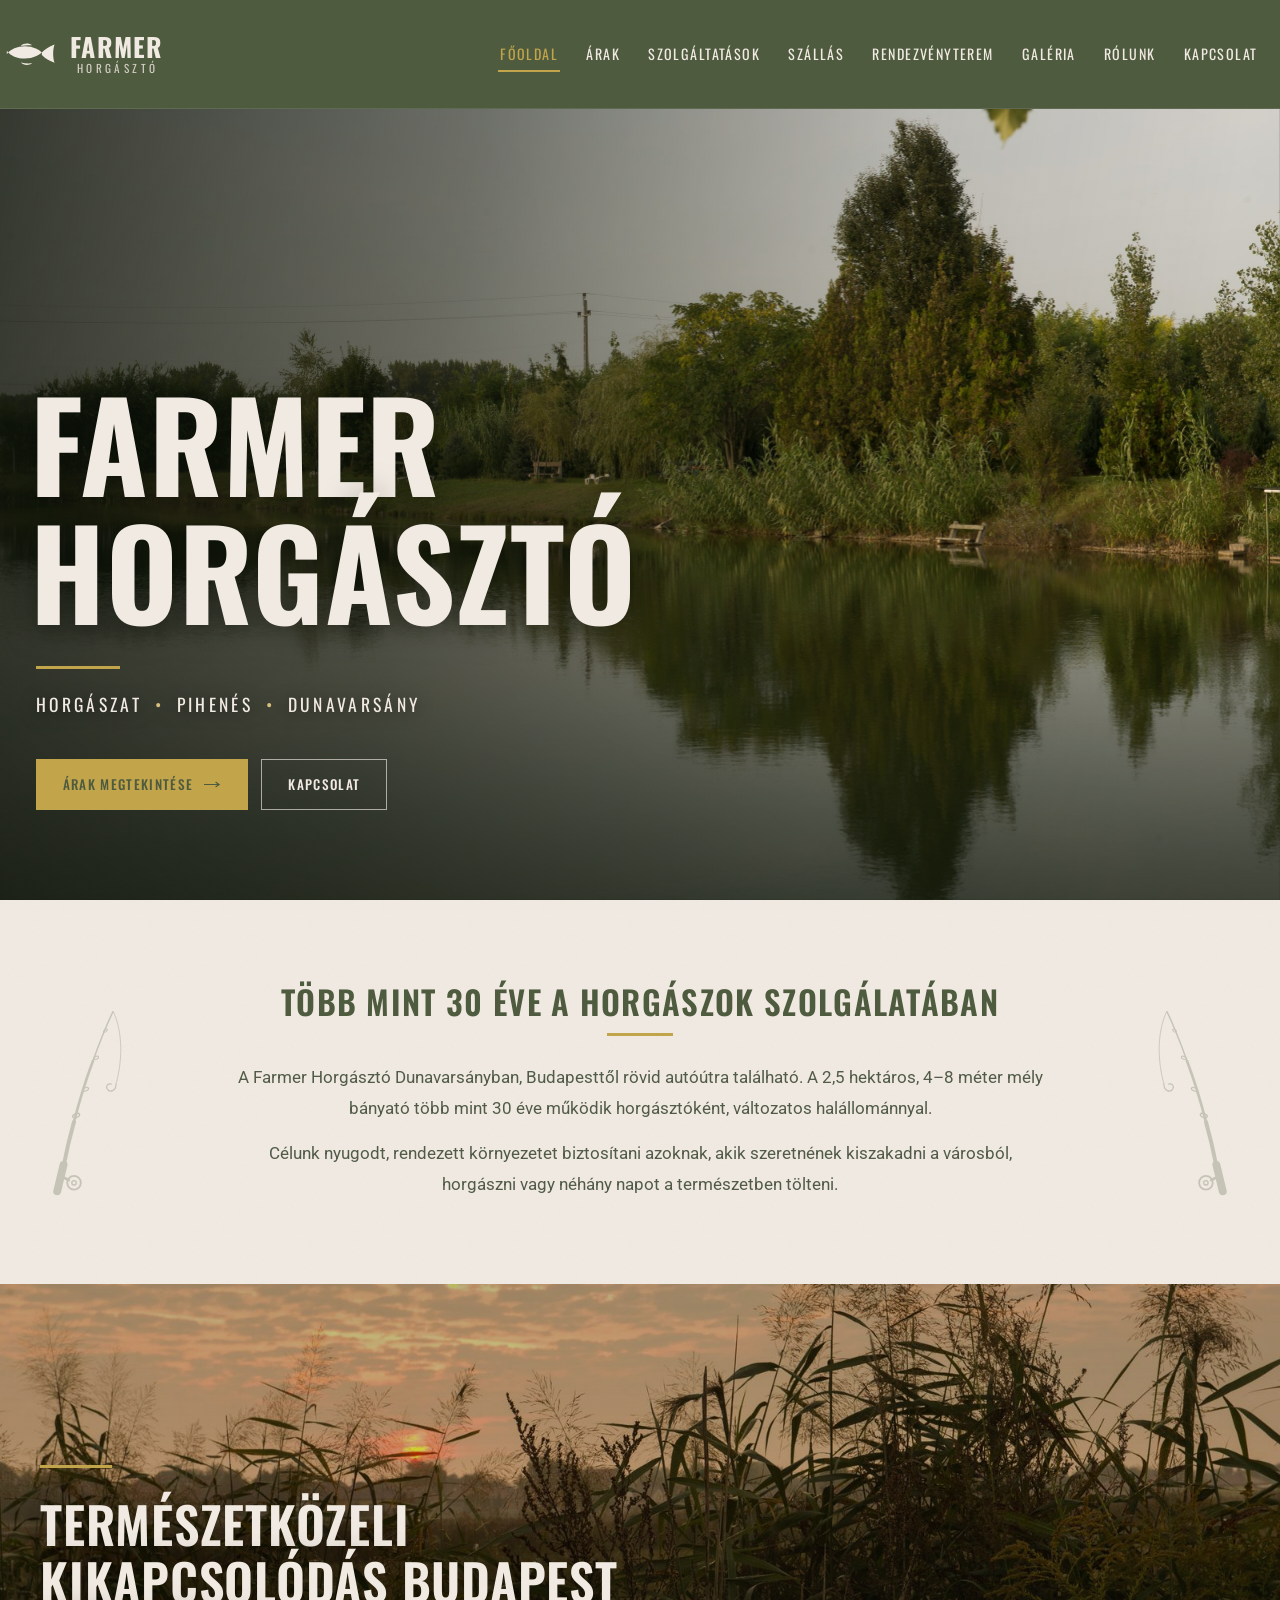
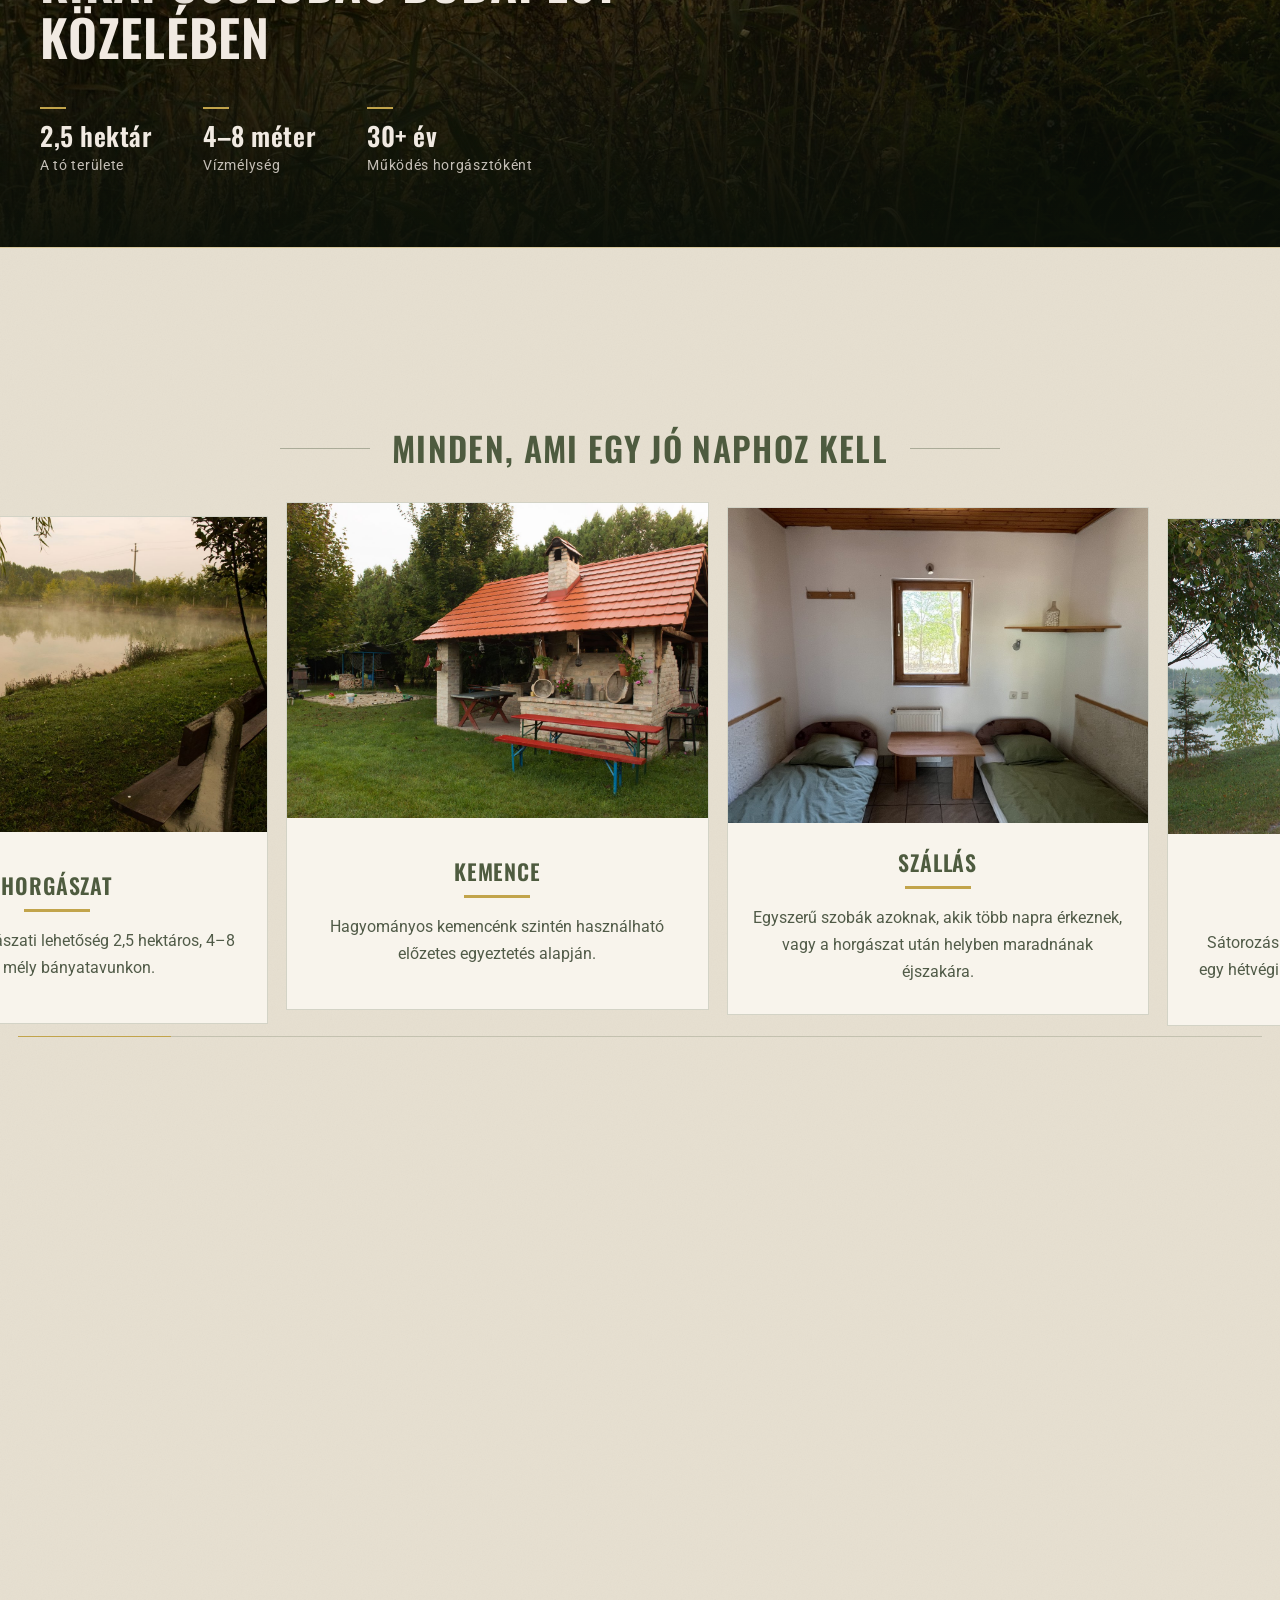
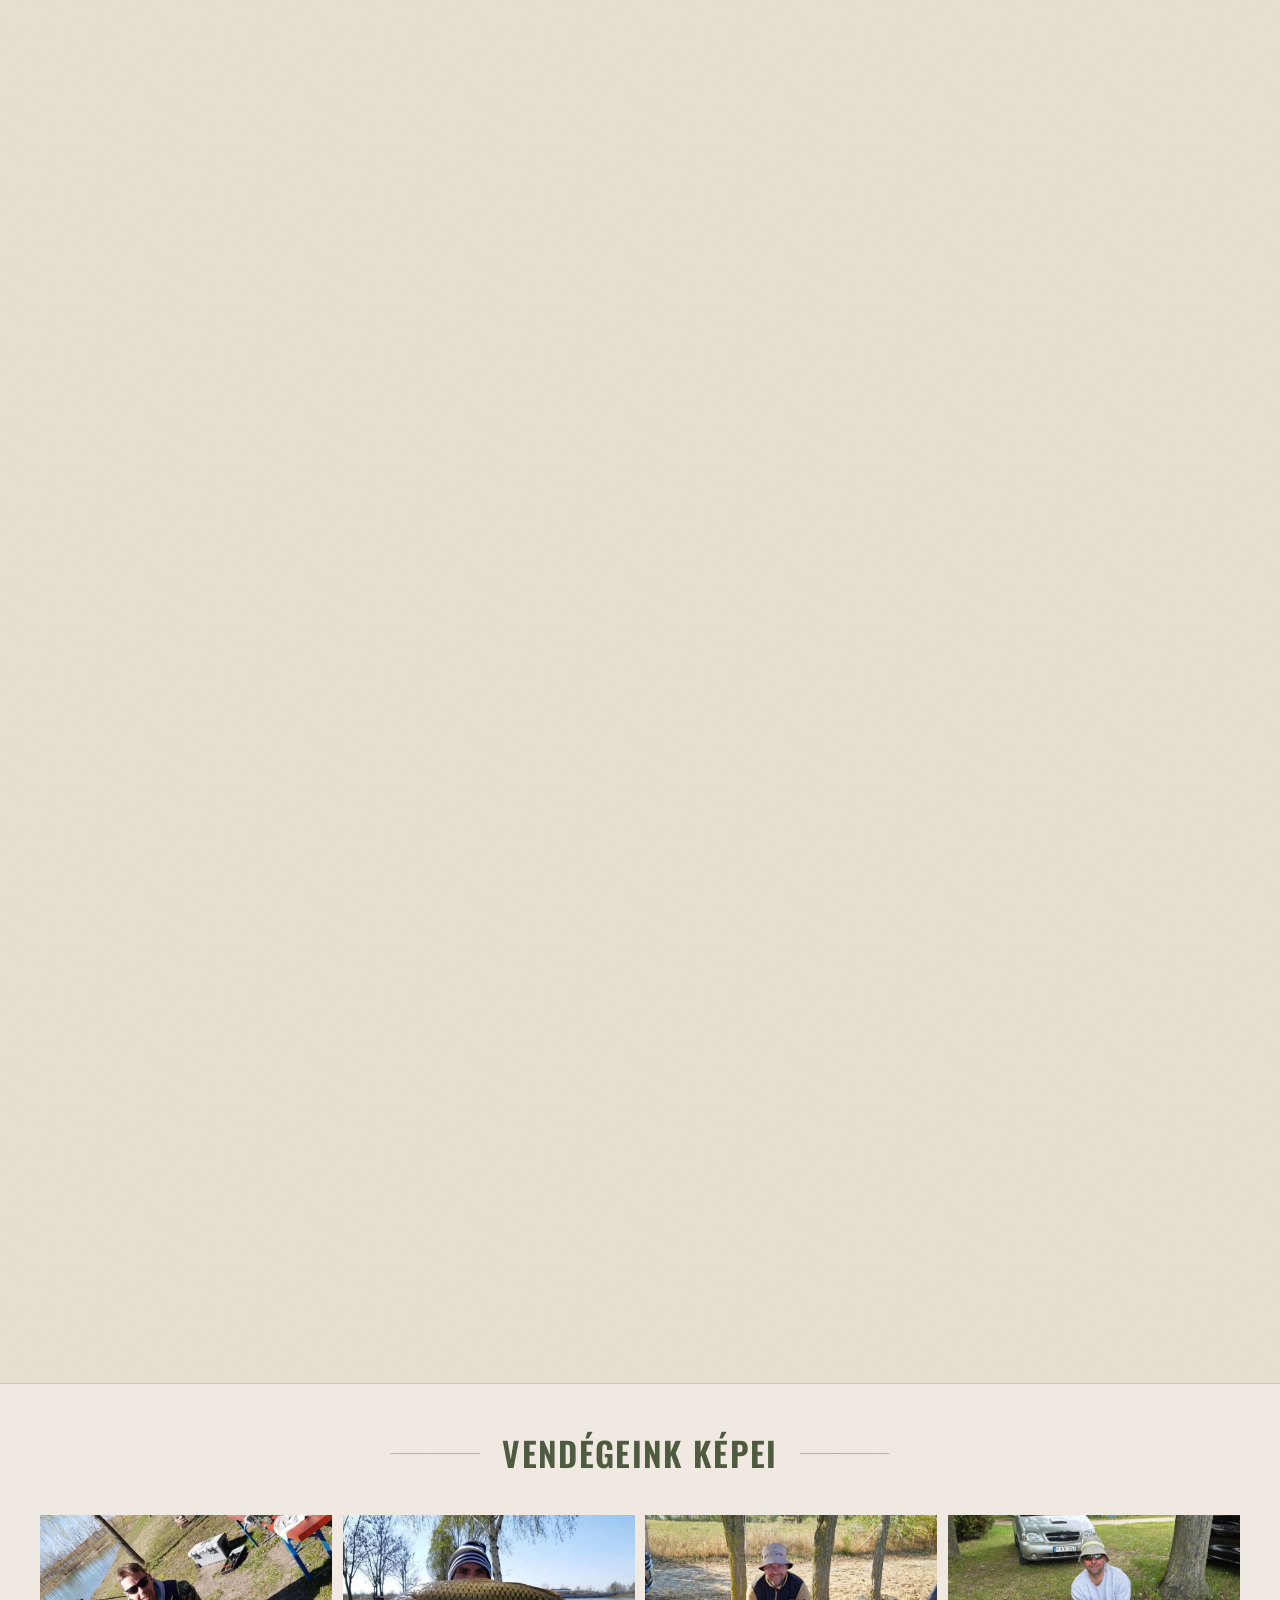
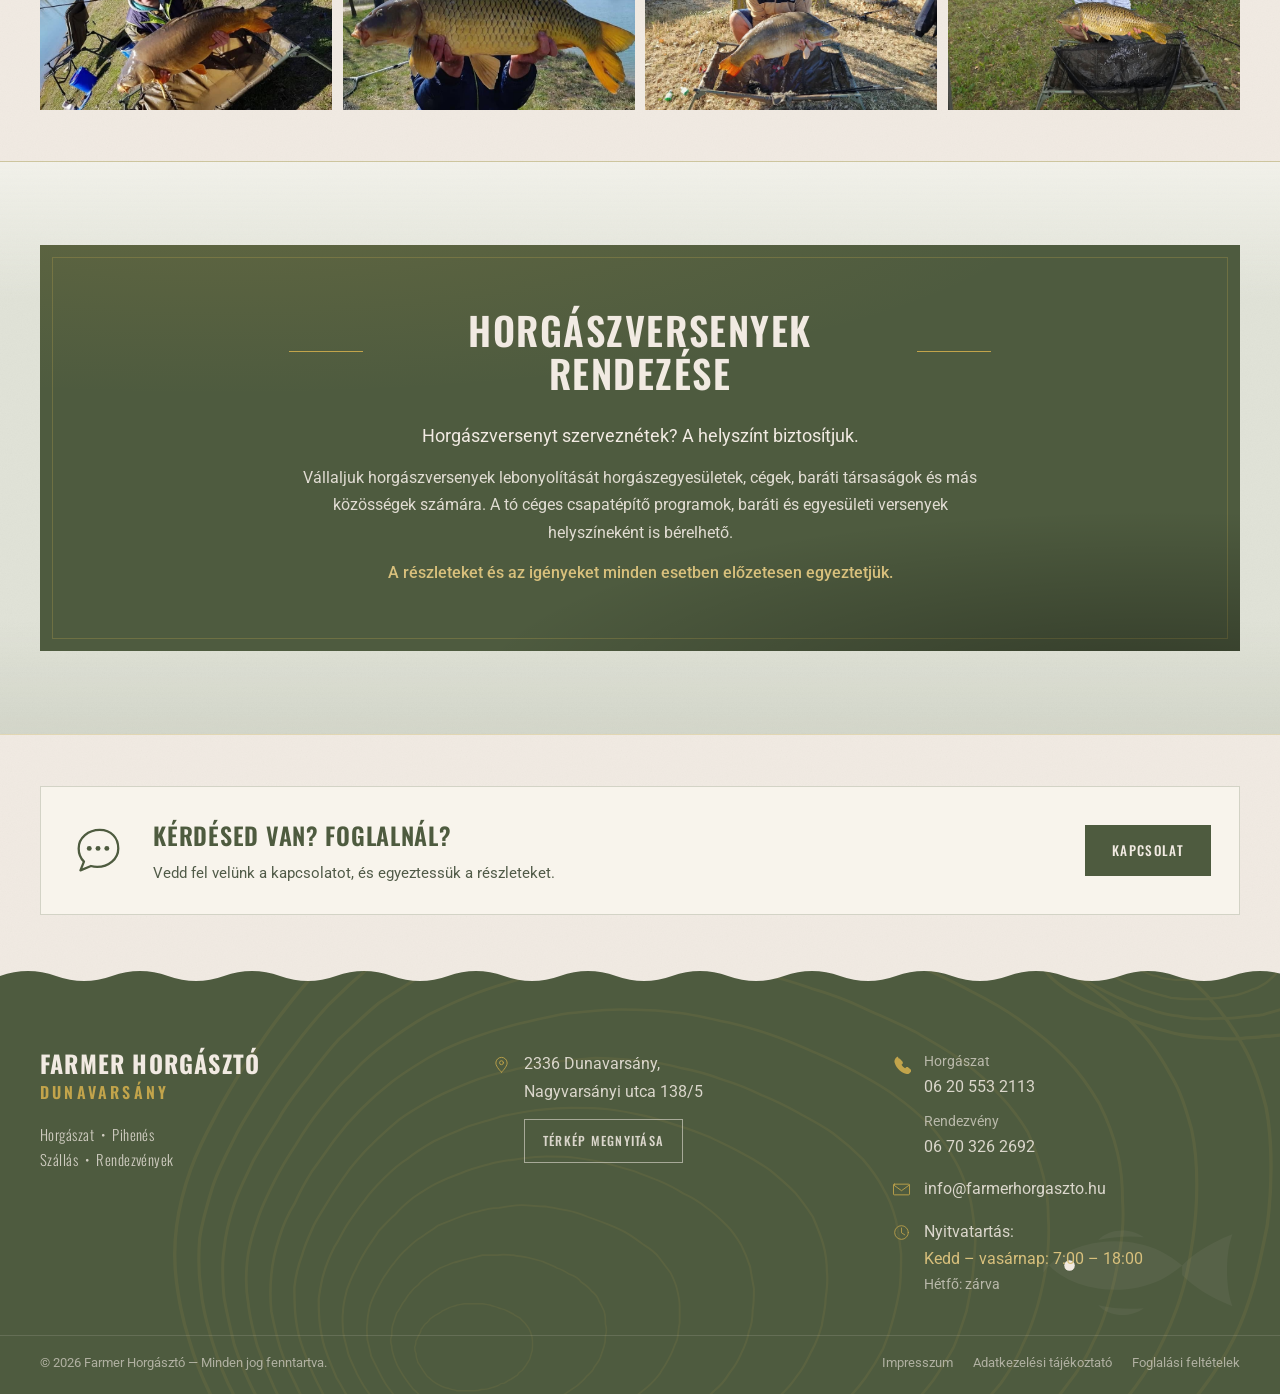
<file: index.html>
<!DOCTYPE html>
<html lang="hu">
<head>
<meta charset="utf-8">
<meta name="viewport" content="width=device-width, initial-scale=1">
<title>Farmer Horgásztó – Dunavarsány</title>
<meta name="description" content="Több mint 30 éve működő horgásztó Dunavarsányban, Budapest közelében. Napijegyes horgászat, tóparti szállás, sátorozás, bográcsozás, kemence és rendezvényterem.">
<meta name="theme-color" content="#4e5b3f">
<link rel="icon" href="assets/img/fish-icon-32.png?v=4" sizes="32x32" type="image/png">
<link rel="icon" href="favicon.ico?v=4" sizes="16x16 32x32 48x48">
<link rel="apple-touch-icon" href="assets/img/fish-icon-180.png?v=4">
<link rel="canonical" href="https://www.farmerhorgaszto.hu/">
<meta property="og:type" content="website"><meta property="og:locale" content="hu_HU">
<meta property="og:site_name" content="Farmer Horgásztó">
<meta property="og:title" content="Farmer Horgásztó – Természetközeli kikapcsolódás Budapest közelében">
<meta property="og:description" content="2,5 hektáros bányató változatos halállománnyal, szállással, sátorozási lehetőséggel és rendezvényteremmel.">
<meta property="og:image" content="https://www.farmerhorgaszto.hu/images/DSC_5555.jpg">
<meta name="twitter:card" content="summary_large_image">
<link rel="preconnect" href="https://fonts.googleapis.com"><link rel="preconnect" href="https://fonts.gstatic.com" crossorigin>
<link href="https://fonts.googleapis.com/css2?family=Oswald:wght@300;400;500;600;700&family=Roboto:wght@300;400;500;700&display=swap" rel="stylesheet">
<link rel="stylesheet" href="assets/css/style.css">
<link rel="preload" as="image" href="images/DSC_5555.jpg">
</head>
<body>
<a class="skip" href="#main">Ugrás a tartalomra</a>

<header class="hdr">
<div class="hdr__in">
<a class="logo" href="index.html" aria-label="Farmer Horgásztó – főoldal">
<svg class="logo__fish" viewBox="0 0 96 44" aria-hidden="true"><use href="assets/img/icons.svg#fish-logo"/></svg>
<span class="logo__t"><span class="logo__n">Farmer</span><span class="logo__s">Horgásztó</span></span>
</a>
<button class="burger" type="button" aria-expanded="false" aria-controls="nav" aria-label="Menü"><span></span><span></span><span></span></button>
<nav class="nav" id="nav" aria-label="Főmenü"><ul>
<li><a href="index.html" aria-current="page">Főoldal</a></li>
<li><a href="arak.html">Árak</a></li>
<li><a href="szolgaltatasok.html">Szolgáltatások</a></li>
<li><a href="szallas.html">Szállás</a></li>
<li><a href="rendezvenyterem.html">Rendezvényterem</a></li>
<li><a href="galeria.html">Galéria</a></li>
<li><a href="rolunk.html">Rólunk</a></li>
<li><a href="kapcsolat.html">Kapcsolat</a></li>
</ul></nav>
</div>
</header>

<main id="main">

<!-- ============ HERO ============ -->
<section class="hero">
  <div class="hero__img"><img src="images/DSC_5555.jpg" alt="A Farmer Horgásztó tükörsima vize, a túlparton fasorral." fetchpriority="high"></div>
  <div class="hero__scrim"></div>
  <div class="hero__in">
    <h1 class="hero__t"><span>Farmer</span><span>Horgásztó</span></h1>
    <div class="hero__rule"></div>
    <p class="hero__sub">Horgászat <b>&bull;</b> Pihenés <b>&bull;</b> Dunavarsány</p>
    <div class="hero__btns">
      <a class="btn btn--gold" href="arak.html">Árak megtekintése
        <svg class="btn__a" viewBox="0 0 18 6" aria-hidden="true"><g fill="none" stroke="currentColor" stroke-width="1.1" stroke-linecap="round" stroke-linejoin="round"><path d="M0 3h16"/><path d="M12.6.6 16 3l-3.4 2.4"/></g></svg></a>
      <a class="btn btn--ghost" href="kapcsolat.html">Kapcsolat</a>
    </div>
  </div>
</section>

<!-- ============ BEVEZETŐ ============ -->
<section class="sec rods" data-grow>

  <svg class="rod rod--l" viewBox="0 0 200 430" aria-hidden="true">
    <g fill="none" stroke="currentColor" stroke-linecap="round" stroke-linejoin="round">
      <!-- parafa nyél -->
      <path d="M50 404 62 354" stroke-width="15"/>
      <!-- orsó: a bot ALSÓ oldalán lóg, ahogy a pozíciós orsó szokott -->
      <path d="M62 378 72 383" stroke-width="5"/>
      <circle cx="82" cy="388" r="13" stroke-width="3.4"/>
      <circle cx="82" cy="388" r="4.2" stroke-width="2.6"/>
      <!-- bot: három szakasz, csökkenő vastagsággal → sima elkeskenyedés -->
      <path d="M63 352C68 326 74 300 82 272" stroke-width="7.5"/>
      <path d="M82 272C92 232 103 196 118 156" stroke-width="5"/>
      <path d="M118 156C130 122 142 92 156 62" stroke-width="2.8"/>
      <!-- vezetőgyűrűk -->
      <ellipse cx="86" cy="260" rx="7" ry="3.6" stroke-width="2.4" transform="rotate(-22 86 260)"/>
      <ellipse cx="104" cy="210" rx="6" ry="3.1" stroke-width="2.2" transform="rotate(-25 104 210)"/>
      <ellipse cx="124" cy="150" rx="5" ry="2.6" stroke-width="2" transform="rotate(-28 124 150)"/>
      <ellipse cx="142" cy="98" rx="4" ry="2.1" stroke-width="1.8" transform="rotate(-31 142 98)"/>
      <!-- zsinór a csúcsról, végén horog -->
      <path d="M157 62C176 104 174 156 162 200" stroke-width="1.6"/>
      <path d="M162 200c0 13-12 17-17 9-3-6 2-11 8-9" stroke-width="2.2"/>
    </g>
  </svg>

  <svg class="rod rod--r" viewBox="0 0 200 430" aria-hidden="true">
    <g fill="none" stroke="currentColor" stroke-linecap="round" stroke-linejoin="round">
      <path d="M50 404 62 354" stroke-width="15"/>
      <path d="M62 378 72 383" stroke-width="5"/>
      <circle cx="82" cy="388" r="13" stroke-width="3.4"/>
      <circle cx="82" cy="388" r="4.2" stroke-width="2.6"/>
      <path d="M63 352C68 326 74 300 82 272" stroke-width="7.5"/>
      <path d="M82 272C92 232 103 196 118 156" stroke-width="5"/>
      <path d="M118 156C130 122 142 92 156 62" stroke-width="2.8"/>
      <ellipse cx="86" cy="260" rx="7" ry="3.6" stroke-width="2.4" transform="rotate(-22 86 260)"/>
      <ellipse cx="104" cy="210" rx="6" ry="3.1" stroke-width="2.2" transform="rotate(-25 104 210)"/>
      <ellipse cx="124" cy="150" rx="5" ry="2.6" stroke-width="2" transform="rotate(-28 124 150)"/>
      <ellipse cx="142" cy="98" rx="4" ry="2.1" stroke-width="1.8" transform="rotate(-31 142 98)"/>
      <path d="M157 62C176 104 174 156 162 200" stroke-width="1.6"/>
      <path d="M162 200c0 13-12 17-17 9-3-6 2-11 8-9" stroke-width="2.2"/>
    </g>
  </svg>

  <div class="wrap wrap--n center rv">
    <h2 class="shead2">Több mint 30 éve a horgászok szolgálatában</h2>
    <div class="uline"></div>
    <p class="lead" style="margin-top:1.5em">A Farmer Horgásztó Dunavarsányban, Budapesttől rövid autóútra található. A 2,5 hektáros, 4–8 méter mély bányató több mint 30 éve működik horgásztóként, változatos halállománnyal.</p>
    <p class="lead" style="margin-top:.8em">Célunk nyugodt, rendezett környezetet biztosítani azoknak, akik szeretnének kiszakadni a városból, horgászni vagy néhány napot a természetben tölteni.</p>
  </div>
</section>

<!-- ============ FOTÓSÁV ============ -->
<section class="band">
  <div class="band__img"><img src="images/DSC_5424.jpg" alt="Napkelte a tópart nádasa mögött." loading="lazy"></div>
  <div class="band__in">
    <p class="band__t">Természetközeli kikapcsolódás Budapest közelében</p>
    <div class="band__m">
      <div><b>2,5 hektár</b><span>A tó területe</span></div>
      <div><b>4–8 méter</b><span>Vízmélység</span></div>
      <div><b>30+ év</b><span>Működés horgásztóként</span></div>
    </div>
  </div>
</section>

<!-- ============ SZOLGÁLTATÁSOK — vízszintes, görgetéssel vezérelt sáv ============ -->
<section class="hscroll" id="elmenyek">
  <div class="hscroll__sticky">

    <div class="hscroll__head">
      <h2 class="shead">Minden, ami egy jó naphoz kell</h2>
    </div>

    <div class="hscroll__track">

      <article class="hscroll__item"><div class="scard">
        <figure class="scard__fig"><img src="images/DSC_5400.jpg" alt="Pad a ködös tóparton, hajnalban." loading="lazy"></figure>
        <div class="scard__b">
          <h3 class="scard__t">Horgászat</h3><div class="uline"></div>
          <p>Napijegyes horgászati lehetőség 2,5 hektáros, 4–8 méter mély bányatavunkon.</p>
        </div>
      </div></article>

      <article class="hscroll__item"><div class="scard">
        <figure class="scard__fig"><img src="images/DSC_5446.jpg" alt="Fedett szabadtéri konyha kemencével a tóparton." loading="lazy"></figure>
        <div class="scard__b">
          <h3 class="scard__t">Kemence</h3><div class="uline"></div>
          <p>Hagyományos kemencénk szintén használható előzetes egyeztetés alapján.</p>
        </div>
      </div></article>

      <article class="hscroll__item"><div class="scard">
        <figure class="scard__fig"><img src="images/szallas-szoba.jpg" alt="Kétfős szoba két ággyal, faburkolatos mennyezettel és kis asztallal az ablak alatt." loading="lazy"></figure>
        <div class="scard__b">
          <h3 class="scard__t">Szállás</h3><div class="uline"></div>
          <p>Egyszerű szobák azoknak, akik több napra érkeznek, vagy a horgászat után helyben maradnának éjszakára.</p>
        </div>
      </div></article>

      <article class="hscroll__item"><div class="scard">
        <figure class="scard__fig"><img src="images/DSC_5443.jpg" alt="Füves tópart fákkal, ahol sátorozni lehet." loading="lazy"></figure>
        <div class="scard__b">
          <h3 class="scard__t">Sátorozás</h3><div class="uline"></div>
          <p>Sátorozási lehetőség a tó területén. Jó választás egy hétvégi horgászathoz vagy baráti programhoz.</p>
        </div>
      </div></article>

      <article class="hscroll__item"><div class="scard">
        <figure class="scard__fig"><img src="images/DSC_5485.jpg" alt="Kemence és padok a tóparti szabadtéri konyhánál." loading="lazy"></figure>
        <div class="scard__b">
          <h3 class="scard__t">Bográcsozás</h3><div class="uline"></div>
          <p>A szabadban főznél? A tó területén bográcsozási lehetőség is rendelkezésre áll.</p>
        </div>
      </div></article>

      <article class="hscroll__item"><div class="scard">
        <figure class="scard__fig"><img src="images/DSC_6431.jpg" alt="A rendezvényterem belső tere megterített asztalokkal, kovácsoltvas csillárokkal." loading="lazy"></figure>
        <div class="scard__b">
          <h3 class="scard__t">Rendezvényterem</h3><div class="uline"></div>
          <p>Különálló rendezvénytermünk családi és baráti összejövetelekhez, születésnapokhoz és kisebb rendezvényekhez bérelhető.</p>
        </div>
      </div></article>

    </div>

    <div class="hscroll__bar" aria-hidden="true"><span></span></div>

    <div class="hscroll__nav">
      <button class="hscroll__arrow hscroll__arrow--prev" type="button" aria-label="Előző">
        <svg viewBox="0 0 18 10" aria-hidden="true"><g fill="none" stroke="currentColor" stroke-width="1.4" stroke-linecap="round" stroke-linejoin="round"><path d="M0 5h16"/><path d="M12 1l4 4-4 4"/></g></svg>
      </button>
      <button class="hscroll__arrow hscroll__arrow--next" type="button" aria-label="Következő">
        <svg viewBox="0 0 18 10" aria-hidden="true"><g fill="none" stroke="currentColor" stroke-width="1.4" stroke-linecap="round" stroke-linejoin="round"><path d="M0 5h16"/><path d="M12 1l4 4-4 4"/></g></svg>
      </button>
    </div>

  </div>
</section>


<!-- ============ FOGÁSOK ============ -->
<!-- Vendégektől kapott telefonos fotók. Mind a négy EGY sorban áll, ezért a
     rács a teljes wrap-szélességet használja (a korábbi 960 px-es korlát
     négy csempénél már túl szűk volt). Telefonon a style.css 760 px-es
     szabálya 2×2-re tördeli — négy csempe egy sorban ott olvashatatlan. -->
<section class="sec sec--tight">
  <div class="wrap">
    <h2 class="shead rv">Vendégeink képei</h2>
    <div class="gal gal--plain rv" style="grid-template-columns:repeat(4,1fr);margin:clamp(22px,3vw,36px) auto 0">
      <a href="images/fogas-1.jpg"><img src="images/fogas-1.jpg" alt="Horgász a tópartján, kezében nagy tükörponty a pontymatrac fölött." loading="lazy"></a>
      <a href="images/fogas-2.jpg"><img src="images/fogas-2.jpg" alt="Horgász egy tekintélyes nyurgapontyot tart a víz előtt." loading="lazy"></a>
      <a href="images/halaskep5.jpg"><img src="images/halaskep5.jpg" alt="Mosolygó horgász egy tekintélyes tükörpontyot tart a pontymatracon." loading="lazy"></a>
      <a href="images/halaskep8.jpg"><img src="images/halaskep8.jpg" alt="Horgász kalapban és napszemüvegben egy aranyló nyurgapontyot tart." loading="lazy"></a>
    </div>
  </div>
</section>

<!-- ============ HORGÁSZVERSENYEK ============ -->
<section class="sec sec--haze">
  <div class="wrap">
    <div class="hl rv">
      <div class="hl__body">
        <h2 class="hl__t">Horgászversenyek rendezése</h2>
        <p>Horgászversenyt szerveznétek? A helyszínt biztosítjuk.</p>
        <p>Vállaljuk horgászversenyek lebonyolítását horgászegyesületek, cégek, baráti társaságok és más közösségek számára. A tó céges csapatépítő programok, baráti és egyesületi versenyek helyszíneként is bérelhető.</p>
        <p class="g">A részleteket és az igényeket minden esetben előzetesen egyeztetjük.</p>
      </div>
    </div>
  </div>
</section>

<!-- ============================================================
     HELYE: „AKVÁRIUM” SZEKCIÓ (későbbi fejlesztés)
     AI-generált tóháttér + úszkáló halak canvason: kattintásra
     kiúszik az aktuális hal, beúszik a következő, rövid leírással.
     ============================================================ -->

<!-- ============ CTA ============ -->
<section class="sec sec--tight">
  <div class="wrap">
    <div class="ctabar rv">
      <svg class="ico" aria-hidden="true"><use href="assets/img/icons.svg#chat"/></svg>
      <div>
        <p class="ctabar__t">Kérdésed van? Foglalnál?</p>
        <p class="ctabar__d">Vedd fel velünk a kapcsolatot, és egyeztessük a részleteket.</p>
      </div>
      <a class="btn btn--dark" href="kapcsolat.html">Kapcsolat</a>
    </div>
  </div>
</section>

</main>

<footer class="ftr">
<svg class="ftr__fish" viewBox="0 0 96 44" aria-hidden="true"><use href="assets/img/icons.svg#fish-logo"/></svg>
<div class="ftr__top">
<div class="ftr__brand">
<p class="ftr__n">Farmer Horgásztó</p>
<p class="ftr__c">Dunavarsány</p>
<p class="ftr__tags">Horgászat &nbsp;&bull;&nbsp; Pihenés<br>Szállás &nbsp;&bull;&nbsp; Rendezvények</p>
</div>
<div class="ftr__rows">
<div class="ftr__row"><svg class="ico" aria-hidden="true"><use href="assets/img/icons.svg#pin"/></svg>
<div><p>2336 Dunavarsány,<br>Nagyvarsányi utca 138/5</p>
<a class="ftr__btn" href="https://www.google.com/maps/search/?api=1&amp;query=Farmer+Horg%C3%A1szt%C3%B3%2C+Dunavars%C3%A1ny" target="_blank" rel="noopener">Térkép megnyitása</a></div></div>
</div>
<div class="ftr__rows">
<div class="ftr__row"><svg class="ico" aria-hidden="true"><use href="assets/img/icons.svg#phone"/></svg>
<div class="ftr__phones">
<p class="ftr__sm">Horgászat</p><a href="tel:+36205532113">06 20 553 2113</a>
<p class="ftr__sm">Rendezvény</p><a href="tel:+36703262692">06 70 326 2692</a>
</div></div>
<div class="ftr__row"><svg class="ico" aria-hidden="true"><use href="assets/img/icons.svg#mail"/></svg><a href="mailto:info@farmerhorgaszto.hu">info@farmerhorgaszto.hu</a></div>
<div class="ftr__row"><svg class="ico" aria-hidden="true"><use href="assets/img/icons.svg#clock"/></svg>
<div><p>Nyitvatartás:</p><p class="g">Kedd – vasárnap: 7:00 – 18:00</p><p class="ftr__sm">Hétfő: zárva</p></div></div>
</div>
</div>
<div class="ftr__bot">
<p>© 2026 Farmer Horgásztó — Minden jog fenntartva.</p>
<nav aria-label="Jogi információk">
<a href="impresszum.html">Impresszum</a>
<a href="adatkezeles.html">Adatkezelési tájékoztató</a>
<a href="feltetelek.html">Foglalási feltételek</a>
</nav>
</div>
</footer>

<script src="assets/js/main.js" defer></script>
</body>
</html>
</file>
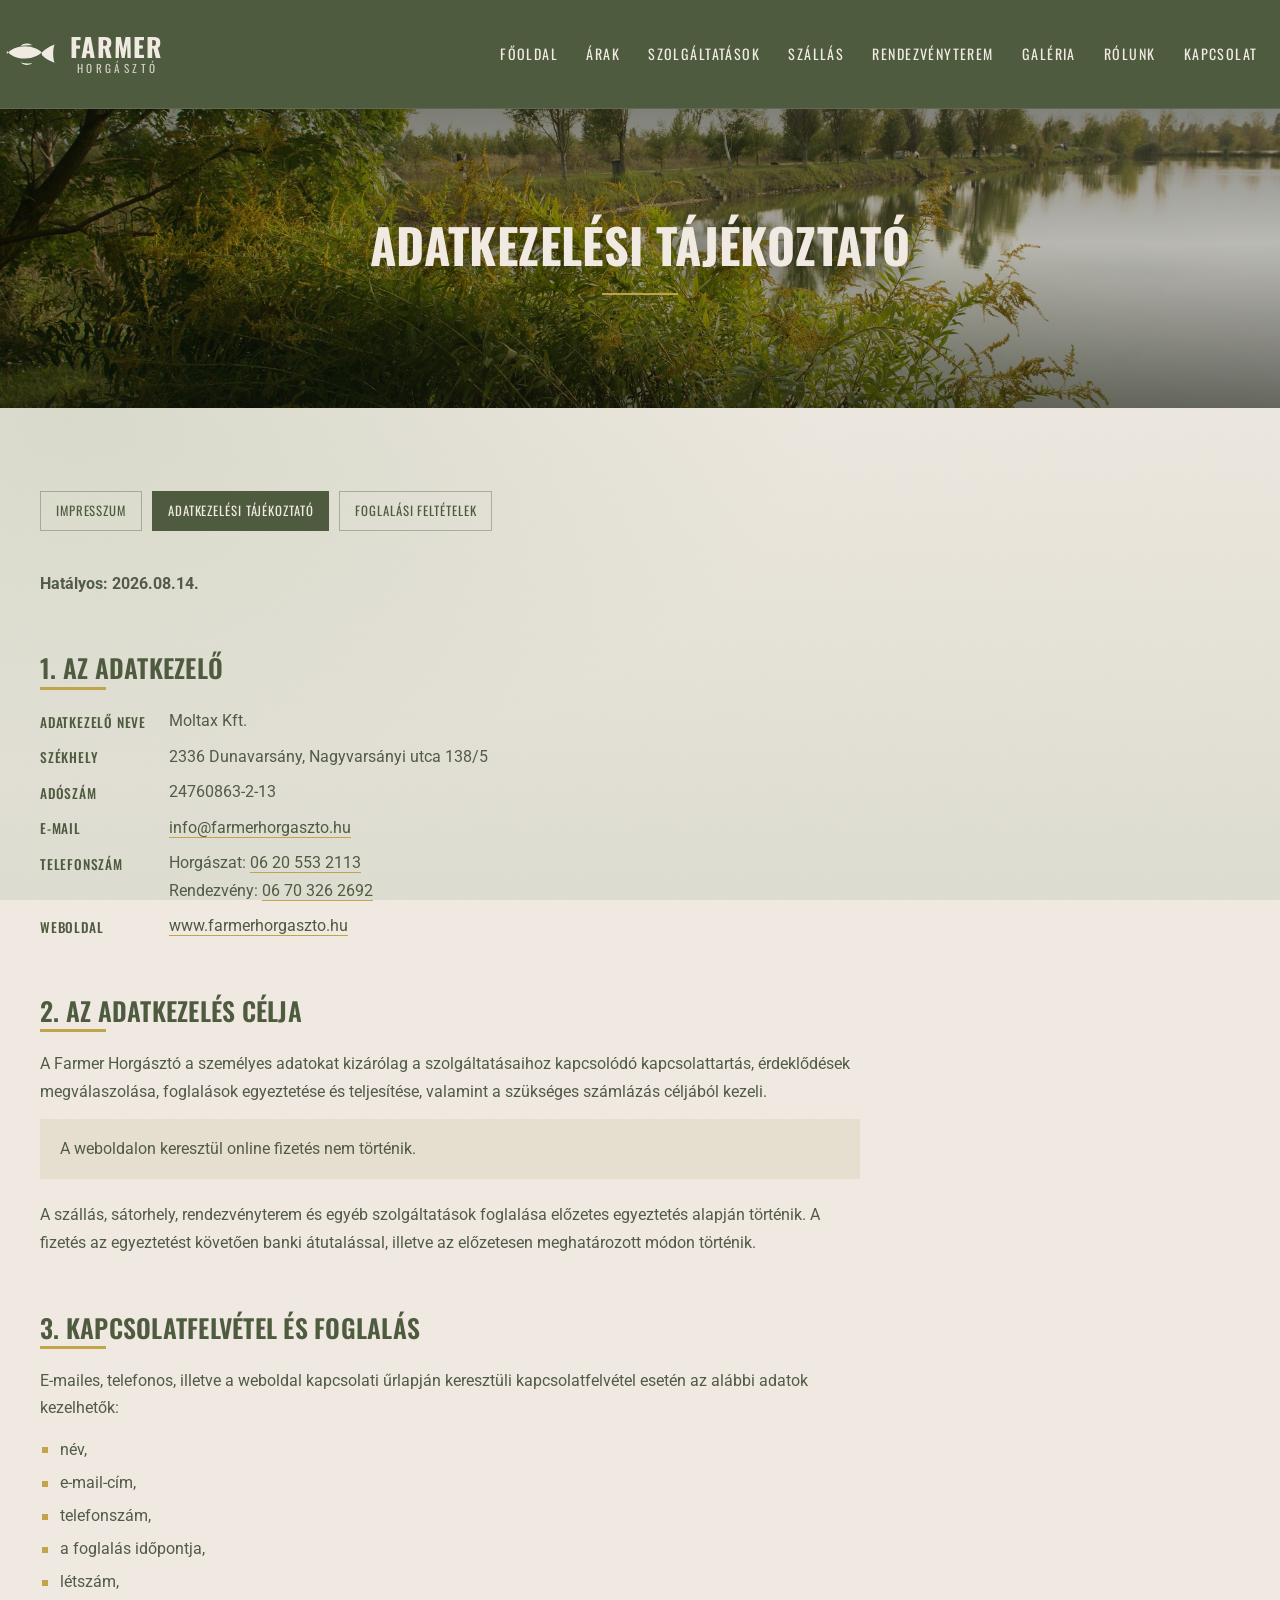
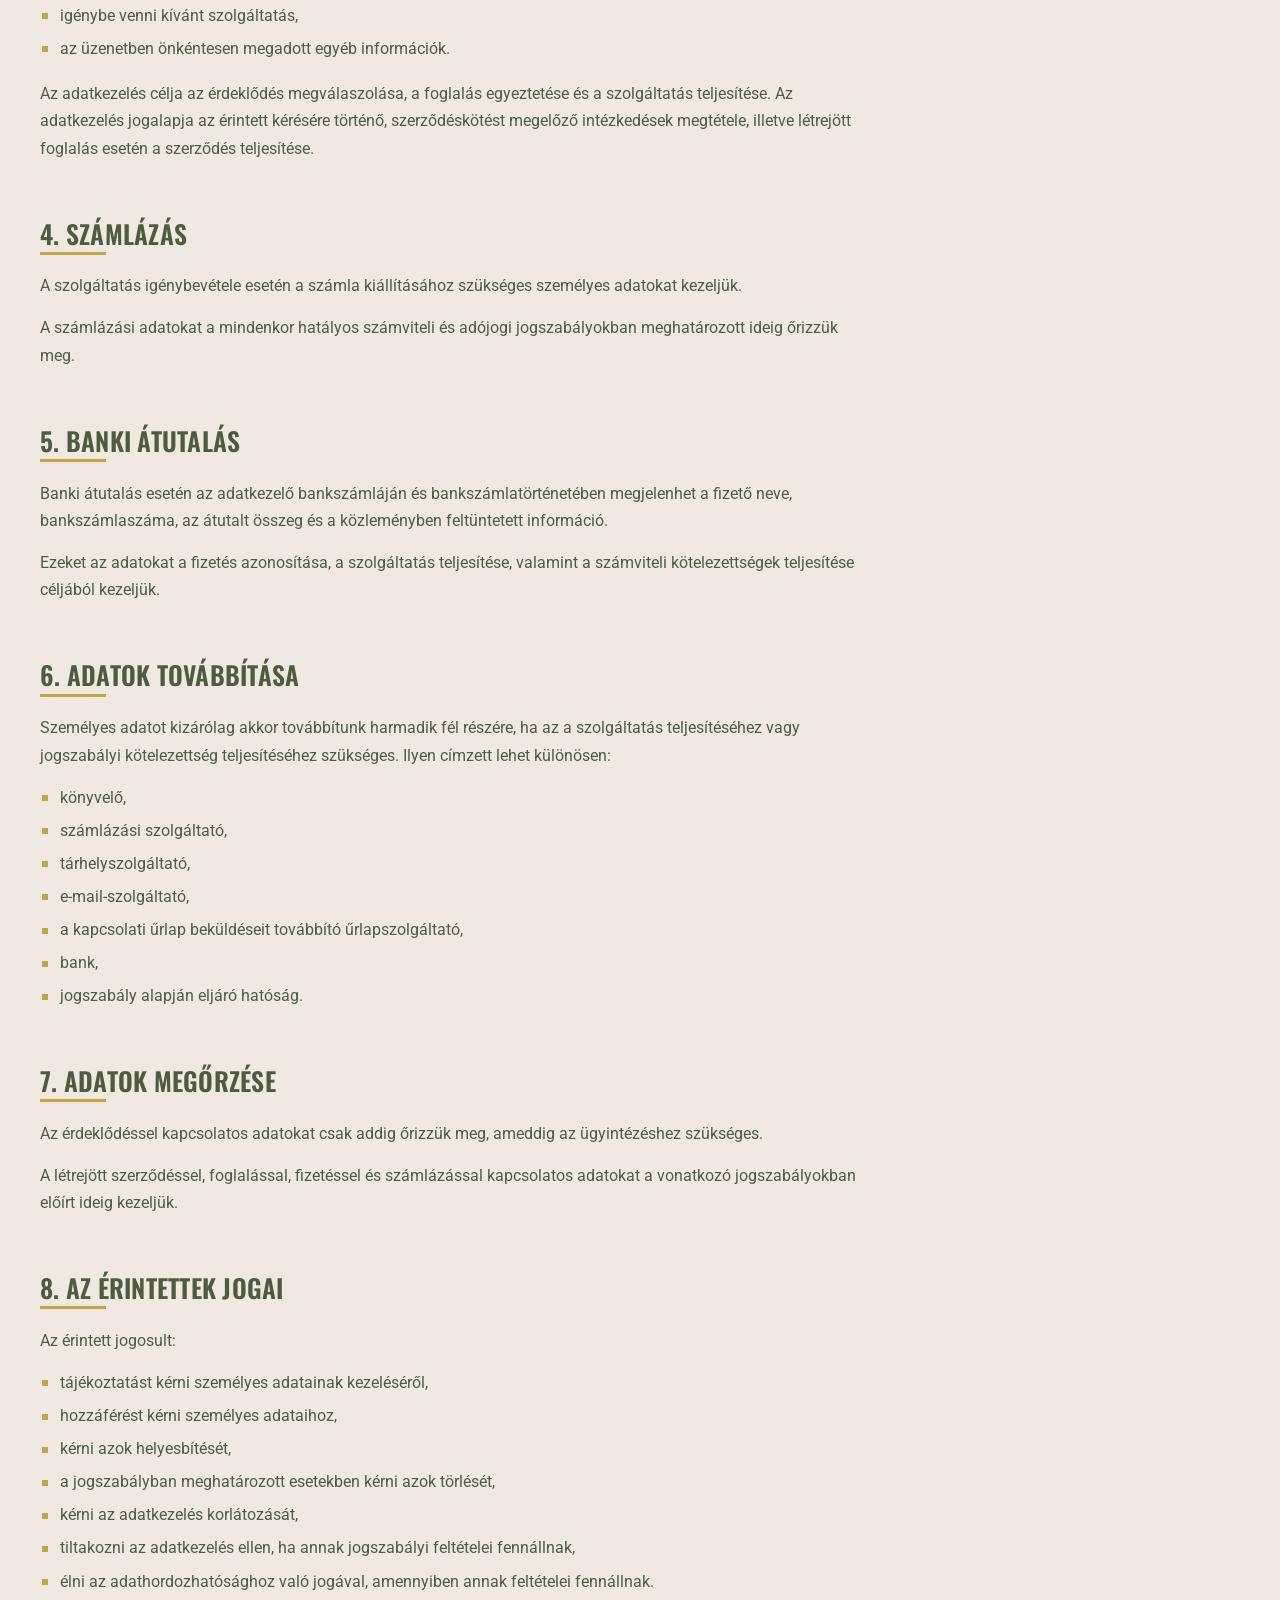
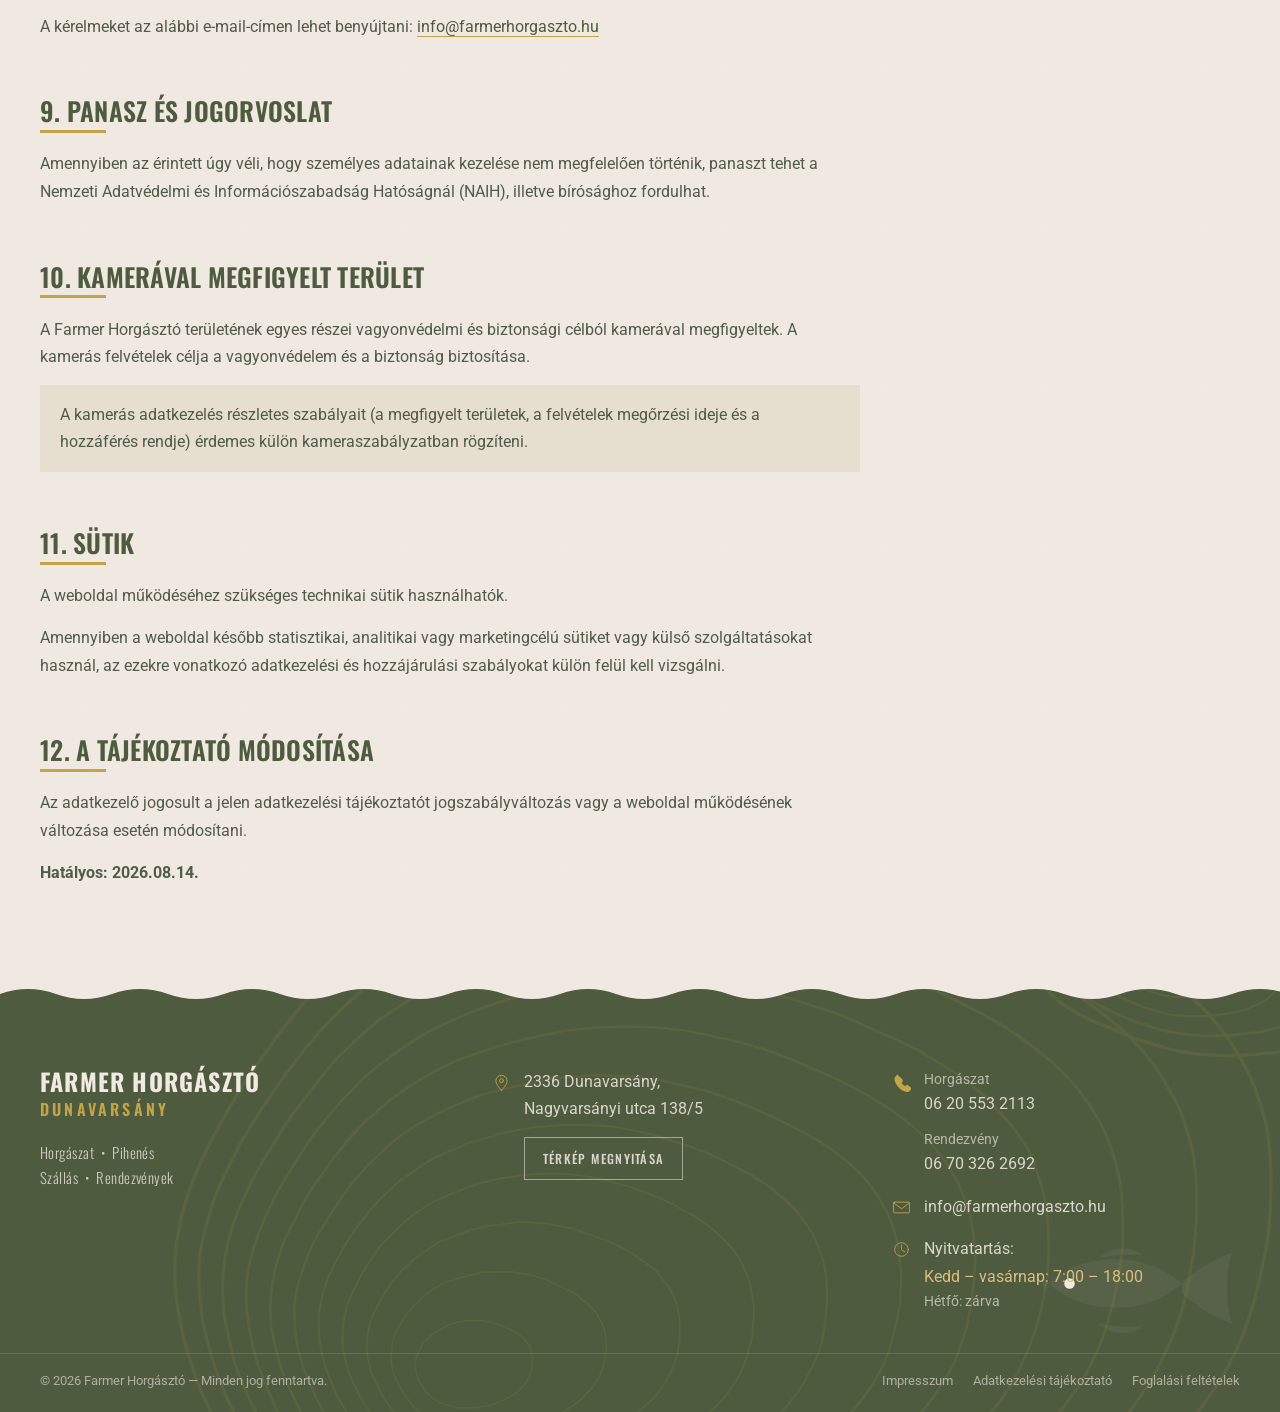
<file: adatkezeles.html>
<!DOCTYPE html>
<html lang="hu">
<head>
<meta charset="utf-8">
<meta name="viewport" content="width=device-width, initial-scale=1">
<title>Adatkezelési tájékoztató – Farmer Horgásztó</title>
<meta name="description" content="A Farmer Horgásztó (Moltax Kft.) adatkezelési tájékoztatója: az adatkezelés célja, jogalapja, az érintettek jogai és a megőrzési idők.">
<meta name="robots" content="noindex,follow">
<meta name="theme-color" content="#4e5b3f">
<link rel="icon" href="assets/img/fish-icon-32.png?v=4" sizes="32x32" type="image/png">
<link rel="icon" href="favicon.ico?v=4" sizes="16x16 32x32 48x48">
<link rel="apple-touch-icon" href="assets/img/fish-icon-180.png?v=4">
<link rel="canonical" href="https://www.farmerhorgaszto.hu/adatkezeles.html">
<link rel="preconnect" href="https://fonts.googleapis.com"><link rel="preconnect" href="https://fonts.gstatic.com" crossorigin>
<link href="https://fonts.googleapis.com/css2?family=Oswald:wght@300;400;500;600;700&family=Roboto:wght@300;400;500;700&display=swap" rel="stylesheet">
<link rel="stylesheet" href="assets/css/style.css">
</head>
<body>
<a class="skip" href="#main">Ugrás a tartalomra</a>

<header class="hdr">
<div class="hdr__in">
<a class="logo" href="index.html" aria-label="Farmer Horgásztó – főoldal">
<svg class="logo__fish" viewBox="0 0 96 44" aria-hidden="true"><use href="assets/img/icons.svg#fish-logo"/></svg>
<span class="logo__t"><span class="logo__n">Farmer</span><span class="logo__s">Horgásztó</span></span>
</a>
<button class="burger" type="button" aria-expanded="false" aria-controls="nav" aria-label="Menü"><span></span><span></span><span></span></button>
<nav class="nav" id="nav" aria-label="Főmenü"><ul>
<li><a href="index.html">Főoldal</a></li>
<li><a href="arak.html">Árak</a></li>
<li><a href="szolgaltatasok.html">Szolgáltatások</a></li>
<li><a href="szallas.html">Szállás</a></li>
<li><a href="rendezvenyterem.html">Rendezvényterem</a></li>
<li><a href="galeria.html">Galéria</a></li>
<li><a href="rolunk.html">Rólunk</a></li>
<li><a href="kapcsolat.html">Kapcsolat</a></li>
</ul></nav>
</div>
</header>

<main id="main">

<section class="phero" style="min-height:clamp(200px,24vw,300px)">
  <div class="phero__img"><img src="images/DSC_5530.jpg" alt="A Farmer Horgásztó partja." fetchpriority="high"></div>
  <div class="phero__in"><h1 class="phero__t" style="font-size:clamp(1.5rem,4.4vw,3rem)">Adatkezelési tájékoztató</h1><div class="phero__rule"></div></div>
</section>

<section class="sec">
  <div class="wrap">
    <nav class="toc" aria-label="Jogi oldalak">
      <a href="impresszum.html">Impresszum</a>
      <a href="adatkezeles.html" style="background:var(--dark);color:var(--cream);border-color:var(--dark)">Adatkezelési tájékoztató</a>
      <a href="feltetelek.html">Foglalási feltételek</a>
    </nav>

    <div class="prose">
      <p><strong>Hatályos: 2026.08.14.</strong></p>

      <h2>1. Az adatkezelő</h2><div class="uline"></div>
      <dl>
        <dt>Adatkezelő neve</dt><dd>Moltax Kft.</dd>
        <dt>Székhely</dt><dd>2336 Dunavarsány, Nagyvarsányi utca 138/5</dd>
        <dt>Adószám</dt><dd>24760863-2-13</dd>
        <dt>E-mail</dt><dd><a href="mailto:info@farmerhorgaszto.hu">info@farmerhorgaszto.hu</a></dd>
        <dt>Telefonszám</dt><dd>Horgászat: <a href="tel:+36205532113">06 20 553 2113</a><br>Rendezvény: <a href="tel:+36703262692">06 70 326 2692</a></dd>
        <dt>Weboldal</dt><dd><a href="https://www.farmerhorgaszto.hu">www.farmerhorgaszto.hu</a></dd>
      </dl>

      <h2>2. Az adatkezelés célja</h2><div class="uline"></div>
      <p>A Farmer Horgásztó a személyes adatokat kizárólag a szolgáltatásaihoz kapcsolódó kapcsolattartás, érdeklődések megválaszolása, foglalások egyeztetése és teljesítése, valamint a szükséges számlázás céljából kezeli.</p>
      <div class="note"><p>A weboldalon keresztül online fizetés nem történik.</p></div>
      <p>A szállás, sátorhely, rendezvényterem és egyéb szolgáltatások foglalása előzetes egyeztetés alapján történik. A fizetés az egyeztetést követően banki átutalással, illetve az előzetesen meghatározott módon történik.</p>

      <h2>3. Kapcsolatfelvétel és foglalás</h2><div class="uline"></div>
      <p>E-mailes, telefonos, illetve a weboldal kapcsolati űrlapján keresztüli kapcsolatfelvétel esetén az alábbi adatok kezelhetők:</p>
      <ul>
        <li>név,</li><li>e-mail-cím,</li><li>telefonszám,</li>
        <li>a foglalás időpontja,</li><li>létszám,</li>
        <li>igénybe venni kívánt szolgáltatás,</li>
        <li>az üzenetben önkéntesen megadott egyéb információk.</li>
      </ul>
      <p>Az adatkezelés célja az érdeklődés megválaszolása, a foglalás egyeztetése és a szolgáltatás teljesítése. Az adatkezelés jogalapja az érintett kérésére történő, szerződéskötést megelőző intézkedések megtétele, illetve létrejött foglalás esetén a szerződés teljesítése.</p>

      <h2>4. Számlázás</h2><div class="uline"></div>
      <p>A szolgáltatás igénybevétele esetén a számla kiállításához szükséges személyes adatokat kezeljük.</p>
      <p>A számlázási adatokat a mindenkor hatályos számviteli és adójogi jogszabályokban meghatározott ideig őrizzük meg.</p>

      <h2>5. Banki átutalás</h2><div class="uline"></div>
      <p>Banki átutalás esetén az adatkezelő bankszámláján és bankszámlatörténetében megjelenhet a fizető neve, bankszámlaszáma, az átutalt összeg és a közleményben feltüntetett információ.</p>
      <p>Ezeket az adatokat a fizetés azonosítása, a szolgáltatás teljesítése, valamint a számviteli kötelezettségek teljesítése céljából kezeljük.</p>

      <h2>6. Adatok továbbítása</h2><div class="uline"></div>
      <p>Személyes adatot kizárólag akkor továbbítunk harmadik fél részére, ha az a szolgáltatás teljesítéséhez vagy jogszabályi kötelezettség teljesítéséhez szükséges. Ilyen címzett lehet különösen:</p>
      <ul>
        <li>könyvelő,</li><li>számlázási szolgáltató,</li><li>tárhelyszolgáltató,</li>
        <li>e-mail-szolgáltató,</li><li>a kapcsolati űrlap beküldéseit továbbító űrlapszolgáltató,</li>
        <li>bank,</li><li>jogszabály alapján eljáró hatóság.</li>
      </ul>

      <h2>7. Adatok megőrzése</h2><div class="uline"></div>
      <p>Az érdeklődéssel kapcsolatos adatokat csak addig őrizzük meg, ameddig az ügyintézéshez szükséges.</p>
      <p>A létrejött szerződéssel, foglalással, fizetéssel és számlázással kapcsolatos adatokat a vonatkozó jogszabályokban előírt ideig kezeljük.</p>

      <h2>8. Az érintettek jogai</h2><div class="uline"></div>
      <p>Az érintett jogosult:</p>
      <ul>
        <li>tájékoztatást kérni személyes adatainak kezeléséről,</li>
        <li>hozzáférést kérni személyes adataihoz,</li>
        <li>kérni azok helyesbítését,</li>
        <li>a jogszabályban meghatározott esetekben kérni azok törlését,</li>
        <li>kérni az adatkezelés korlátozását,</li>
        <li>tiltakozni az adatkezelés ellen, ha annak jogszabályi feltételei fennállnak,</li>
        <li>élni az adathordozhatósághoz való jogával, amennyiben annak feltételei fennállnak.</li>
      </ul>
      <p>A kérelmeket az alábbi e-mail-címen lehet benyújtani: <a href="mailto:info@farmerhorgaszto.hu">info@farmerhorgaszto.hu</a></p>

      <h2>9. Panasz és jogorvoslat</h2><div class="uline"></div>
      <p>Amennyiben az érintett úgy véli, hogy személyes adatainak kezelése nem megfelelően történik, panaszt tehet a Nemzeti Adatvédelmi és Információszabadság Hatóságnál (NAIH), illetve bírósághoz fordulhat.</p>

      <h2>10. Kamerával megfigyelt terület</h2><div class="uline"></div>
      <p>A Farmer Horgásztó területének egyes részei vagyonvédelmi és biztonsági célból kamerával megfigyeltek. A kamerás felvételek célja a vagyonvédelem és a biztonság biztosítása.</p>
      <div class="note"><p>A kamerás adatkezelés részletes szabályait (a megfigyelt területek, a felvételek megőrzési ideje és a hozzáférés rendje) érdemes külön kameraszabályzatban rögzíteni.</p></div>

      <h2>11. Sütik</h2><div class="uline"></div>
      <p>A weboldal működéséhez szükséges technikai sütik használhatók.</p>
      <p>Amennyiben a weboldal később statisztikai, analitikai vagy marketingcélú sütiket vagy külső szolgáltatásokat használ, az ezekre vonatkozó adatkezelési és hozzájárulási szabályokat külön felül kell vizsgálni.</p>

      <h2>12. A tájékoztató módosítása</h2><div class="uline"></div>
      <p>Az adatkezelő jogosult a jelen adatkezelési tájékoztatót jogszabályváltozás vagy a weboldal működésének változása esetén módosítani.</p>
      <p><strong>Hatályos: 2026.08.14.</strong></p>
    </div>
  </div>
</section>

</main>

<footer class="ftr">
<svg class="ftr__fish" viewBox="0 0 96 44" aria-hidden="true"><use href="assets/img/icons.svg#fish-logo"/></svg>
<div class="ftr__top">
<div class="ftr__brand">
<p class="ftr__n">Farmer Horgásztó</p>
<p class="ftr__c">Dunavarsány</p>
<p class="ftr__tags">Horgászat &nbsp;&bull;&nbsp; Pihenés<br>Szállás &nbsp;&bull;&nbsp; Rendezvények</p>
</div>
<div class="ftr__rows">
<div class="ftr__row"><svg class="ico" aria-hidden="true"><use href="assets/img/icons.svg#pin"/></svg>
<div><p>2336 Dunavarsány,<br>Nagyvarsányi utca 138/5</p>
<a class="ftr__btn" href="https://www.google.com/maps/search/?api=1&amp;query=Farmer+Horg%C3%A1szt%C3%B3%2C+Dunavars%C3%A1ny" target="_blank" rel="noopener">Térkép megnyitása</a></div></div>
</div>
<div class="ftr__rows">
<div class="ftr__row"><svg class="ico" aria-hidden="true"><use href="assets/img/icons.svg#phone"/></svg>
<div class="ftr__phones">
<p class="ftr__sm">Horgászat</p><a href="tel:+36205532113">06 20 553 2113</a>
<p class="ftr__sm">Rendezvény</p><a href="tel:+36703262692">06 70 326 2692</a>
</div></div>
<div class="ftr__row"><svg class="ico" aria-hidden="true"><use href="assets/img/icons.svg#mail"/></svg><a href="mailto:info@farmerhorgaszto.hu">info@farmerhorgaszto.hu</a></div>
<div class="ftr__row"><svg class="ico" aria-hidden="true"><use href="assets/img/icons.svg#clock"/></svg>
<div><p>Nyitvatartás:</p><p class="g">Kedd – vasárnap: 7:00 – 18:00</p><p class="ftr__sm">Hétfő: zárva</p></div></div>
</div>
</div>
<div class="ftr__bot">
<p>© 2026 Farmer Horgásztó — Minden jog fenntartva.</p>
<nav aria-label="Jogi információk">
<a href="impresszum.html">Impresszum</a>
<a href="adatkezeles.html">Adatkezelési tájékoztató</a>
<a href="feltetelek.html">Foglalási feltételek</a>
</nav>
</div>
</footer>

<script src="assets/js/main.js" defer></script>
</body>
</html>
</file>
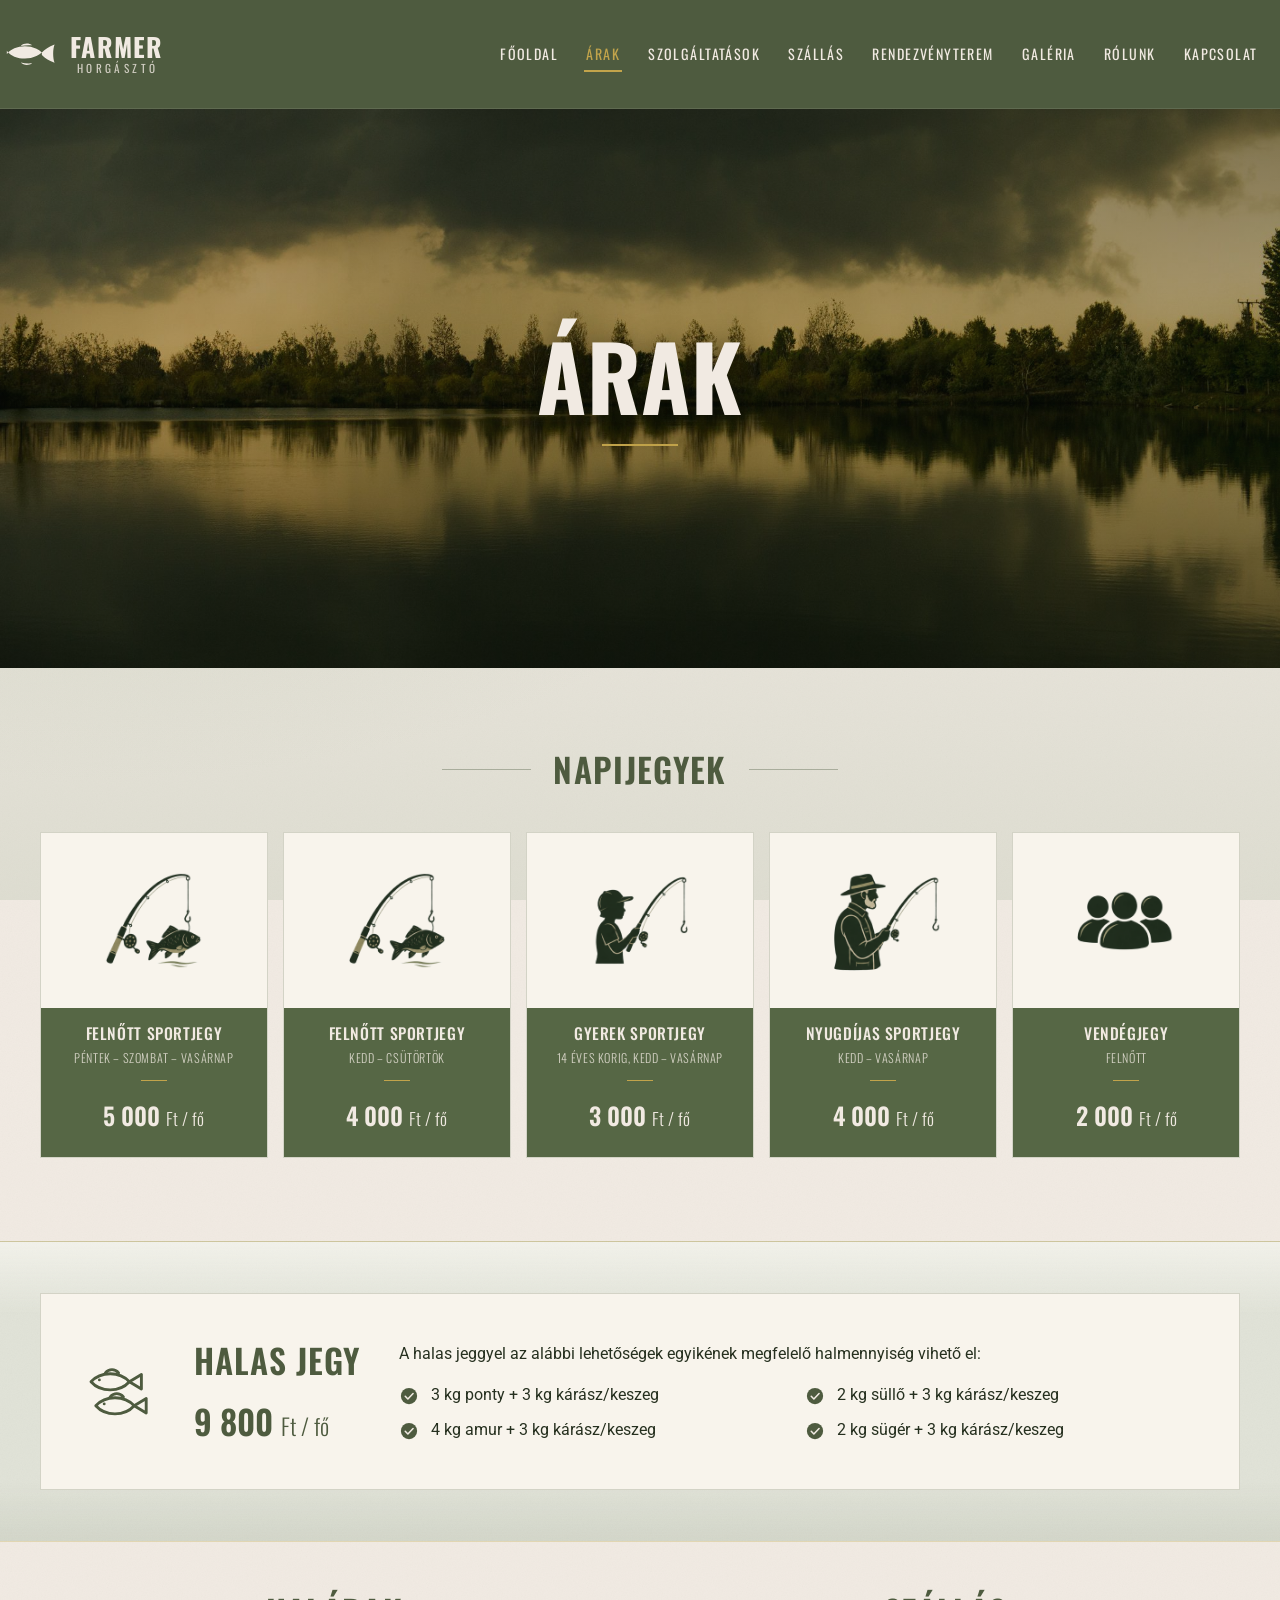
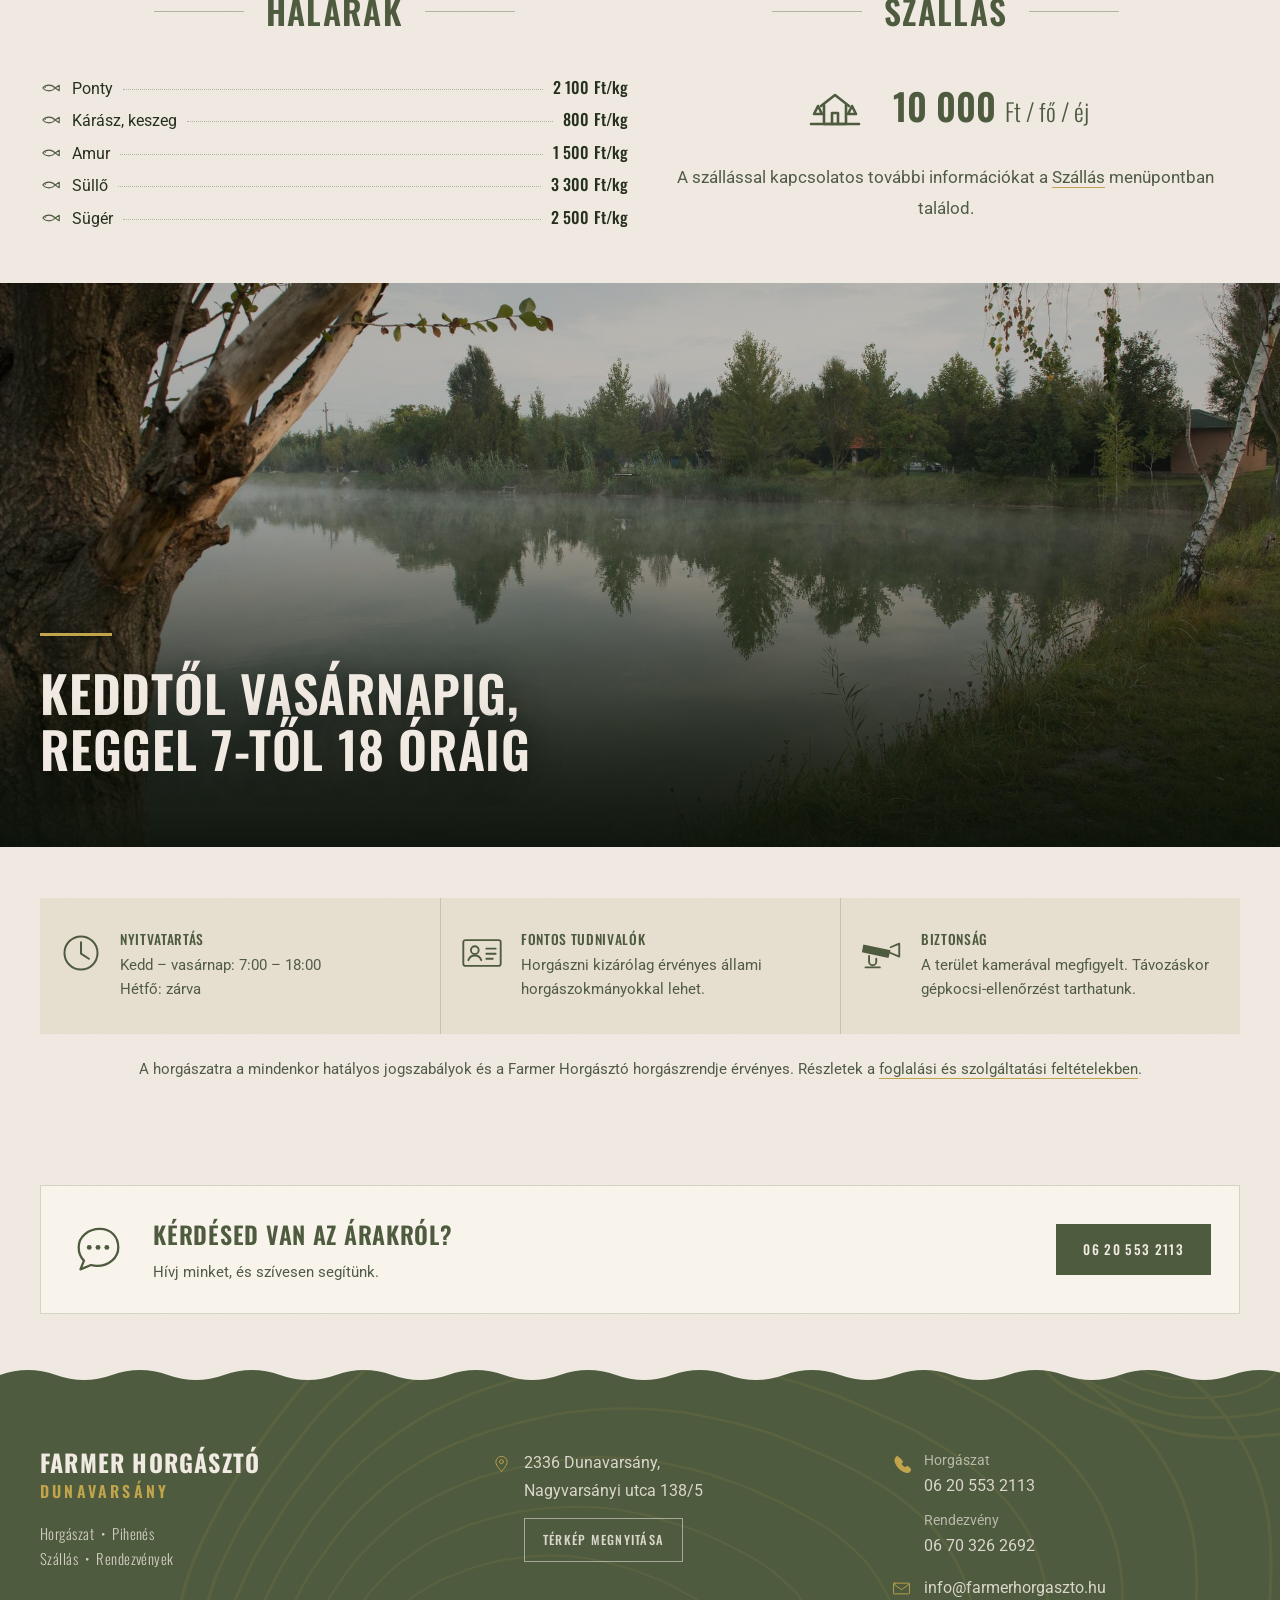
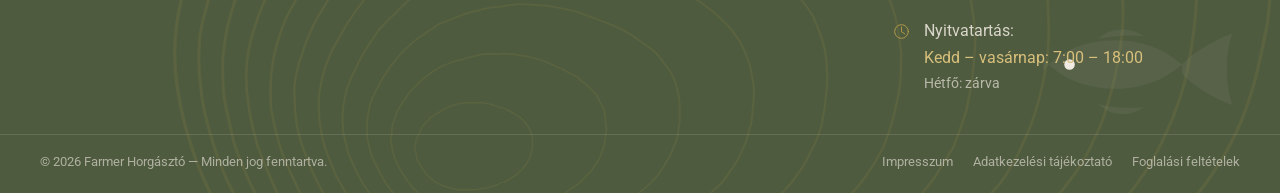
<file: arak.html>
<!DOCTYPE html>
<html lang="hu">
<head>
<meta charset="utf-8">
<meta name="viewport" content="width=device-width, initial-scale=1">
<title>Árak – Farmer Horgásztó</title>
<meta name="description" content="Napijegyek, halas jegy, halárak és szállásdíjak a Farmer Horgásztón. Felnőtt, gyerek és nyugdíjas sportjegy, vendégjegy, nyitvatartás.">
<meta name="theme-color" content="#4e5b3f">
<link rel="icon" href="assets/img/fish-icon-32.png?v=4" sizes="32x32" type="image/png">
<link rel="icon" href="favicon.ico?v=4" sizes="16x16 32x32 48x48">
<link rel="apple-touch-icon" href="assets/img/fish-icon-180.png?v=4">
<link rel="canonical" href="https://www.farmerhorgaszto.hu/arak.html">
<link rel="preconnect" href="https://fonts.googleapis.com"><link rel="preconnect" href="https://fonts.gstatic.com" crossorigin>
<link href="https://fonts.googleapis.com/css2?family=Oswald:wght@300;400;500;600;700&family=Roboto:wght@300;400;500;700&display=swap" rel="stylesheet">
<link rel="stylesheet" href="assets/css/style.css">
</head>
<body>
<a class="skip" href="#main">Ugrás a tartalomra</a>

<header class="hdr">
<div class="hdr__in">
<a class="logo" href="index.html" aria-label="Farmer Horgásztó – főoldal">
<svg class="logo__fish" viewBox="0 0 96 44" aria-hidden="true"><use href="assets/img/icons.svg#fish-logo"/></svg>
<span class="logo__t"><span class="logo__n">Farmer</span><span class="logo__s">Horgásztó</span></span>
</a>
<button class="burger" type="button" aria-expanded="false" aria-controls="nav" aria-label="Menü"><span></span><span></span><span></span></button>
<nav class="nav" id="nav" aria-label="Főmenü"><ul>
<li><a href="index.html">Főoldal</a></li>
<li><a href="arak.html" aria-current="page">Árak</a></li>
<li><a href="szolgaltatasok.html">Szolgáltatások</a></li>
<li><a href="szallas.html">Szállás</a></li>
<li><a href="rendezvenyterem.html">Rendezvényterem</a></li>
<li><a href="galeria.html">Galéria</a></li>
<li><a href="rolunk.html">Rólunk</a></li>
<li><a href="kapcsolat.html">Kapcsolat</a></li>
</ul></nav>
</div>
</header>

<main id="main">

<section class="phero">
  <div class="phero__img"><img src="images/DSC_5380.jpg" alt="Viharfelhők a Farmer Horgásztó vize fölött." fetchpriority="high"></div>
  <div class="phero__in"><h1 class="phero__t">Árak</h1><div class="phero__rule"></div></div>
</section>

<!-- ============ NAPIJEGYEK ============ -->
<section class="sec">
  <div class="wrap">
    <h2 class="shead rv">Napijegyek</h2>

    <div class="tickets">
      <article class="ticket rv">
        <div class="ticket__ico"><img class="tico" src="images/jegy-horgaszat.png" alt="Horgászbot fogott ponttyal" loading="lazy"></div>
        <div class="ticket__b"><p class="ticket__n">Felnőtt sportjegy</p><p class="ticket__d">Péntek – Szombat – Vasárnap</p><hr>
        <p class="ticket__p">5 000 <em>Ft / fő</em></p></div>
      </article>
      <article class="ticket rv" style="--d:60ms">
        <div class="ticket__ico"><img class="tico" src="images/jegy-horgaszat.png" alt="Horgászbot fogott ponttyal" loading="lazy"></div>
        <div class="ticket__b"><p class="ticket__n">Felnőtt sportjegy</p><p class="ticket__d">Kedd – Csütörtök</p><hr>
        <p class="ticket__p">4 000 <em>Ft / fő</em></p></div>
      </article>
      <article class="ticket rv" style="--d:120ms">
        <div class="ticket__ico"><img class="tico" src="images/jegy-gyerek.png" alt="Horgászó gyerek sildes sapkában" loading="lazy"></div>
        <div class="ticket__b"><p class="ticket__n">Gyerek sportjegy</p><p class="ticket__d">14 éves korig, Kedd – Vasárnap</p><hr>
        <p class="ticket__p">3 000 <em>Ft / fő</em></p></div>
      </article>
      <article class="ticket rv" style="--d:180ms">
        <div class="ticket__ico"><img class="tico" src="images/jegy-nyugdijas.png" alt="Idősebb horgász kalapban" loading="lazy"></div>
        <div class="ticket__b"><p class="ticket__n">Nyugdíjas sportjegy</p><p class="ticket__d">Kedd – Vasárnap</p><hr>
        <p class="ticket__p">4 000 <em>Ft / fő</em></p></div>
      </article>
      <article class="ticket rv" style="--d:240ms">
        <div class="ticket__ico"><img class="tico" src="images/jegy-vendeg.png" alt="Három személy csoportja" loading="lazy"></div>
        <div class="ticket__b"><p class="ticket__n">Vendégjegy</p><p class="ticket__d">Felnőtt</p><hr>
        <p class="ticket__p">2 000 <em>Ft / fő</em></p></div>
      </article>
    </div>
  </div>
</section>

<!-- ============ HALAS JEGY ============ -->
<section class="sec sec--tight sec--haze">
  <div class="wrap">
    <div class="panel panel--paper pfish rv">
      <div class="pfish__ico"><svg class="ico" aria-hidden="true"><use href="assets/img/icons.svg#fish-two"/></svg></div>
      <div>
        <p class="pfish__t">Halas jegy</p>
        <p class="pfish__p">9 800 <em>Ft / fő</em></p>
      </div>
      <div>
        <p style="margin-bottom:.9em">A halas jeggyel az alábbi lehetőségek egyikének megfelelő halmennyiség vihető el:</p>
        <ul class="checks pfish__list">
          <li><svg class="ico" aria-hidden="true"><use href="assets/img/icons.svg#check"/></svg>3 kg ponty + 3 kg kárász/keszeg</li>
          <li><svg class="ico" aria-hidden="true"><use href="assets/img/icons.svg#check"/></svg>2 kg süllő + 3 kg kárász/keszeg</li>
          <li><svg class="ico" aria-hidden="true"><use href="assets/img/icons.svg#check"/></svg>4 kg amur + 3 kg kárász/keszeg</li>
          <li><svg class="ico" aria-hidden="true"><use href="assets/img/icons.svg#check"/></svg>2 kg sügér + 3 kg kárász/keszeg</li>
        </ul>
      </div>
    </div>
  </div>
</section>

<!-- ============ HALÁRAK + SZÁLLÁS ============ -->
<section class="sec sec--tight">
  <div class="wrap">
    <div class="split split--sep">

      <div class="rv">
        <h2 class="shead">Halárak</h2>
        <ul class="plist">
          <li><svg class="ico" aria-hidden="true"><use href="assets/img/icons.svg#fish-small"/></svg>
            <span class="plist__n">Ponty</span><span class="plist__dots"></span><span class="plist__v">2 100 Ft/kg</span></li>
          <li><svg class="ico" aria-hidden="true"><use href="assets/img/icons.svg#fish-small"/></svg>
            <span class="plist__n">Kárász, keszeg</span><span class="plist__dots"></span><span class="plist__v">800 Ft/kg</span></li>
          <li><svg class="ico" aria-hidden="true"><use href="assets/img/icons.svg#fish-small"/></svg>
            <span class="plist__n">Amur</span><span class="plist__dots"></span><span class="plist__v">1 500 Ft/kg</span></li>
          <li><svg class="ico" aria-hidden="true"><use href="assets/img/icons.svg#fish-small"/></svg>
            <span class="plist__n">Süllő</span><span class="plist__dots"></span><span class="plist__v">3 300 Ft/kg</span></li>
          <li><svg class="ico" aria-hidden="true"><use href="assets/img/icons.svg#fish-small"/></svg>
            <span class="plist__n">Sügér</span><span class="plist__dots"></span><span class="plist__v">2 500 Ft/kg</span></li>
        </ul>
      </div>

      <div class="rv" style="--d:100ms">
        <h2 class="shead">Szállás</h2>
        <div class="bigprice">
          <svg class="ico" aria-hidden="true"><use href="assets/img/icons.svg#cabin"/></svg>
          <p class="bigprice__v">10 000 <em>Ft / fő / éj</em></p>
        </div>
        <p class="lead center" style="margin-top:1.4em">A szállással kapcsolatos további információkat a <a href="szallas.html" style="color:var(--dark);border-bottom:1px solid var(--gold)">Szállás</a> menüpontban találod.</p>
      </div>

    </div>
  </div>
</section>

<!-- ============ FOTÓSÁV ============ -->
<section class="band">
  <div class="band__img"><img src="images/DSC_5421.jpg" alt="Pára száll fel a tó tükréről hajnalban, a túlparton fasorral." loading="lazy"></div>
  <div class="band__in">
    <p class="band__t">Keddtől vasárnapig, reggel 7-től 18 óráig</p>
  </div>
</section>

<!-- ============ TUDNIVALÓK ============ -->
<section class="sec sec--tight">
  <div class="wrap">
    <div class="panel rv" style="padding:0">
      <ul class="feats feats--bare feats--info">
        <li>
          <svg class="ico" aria-hidden="true"><use href="assets/img/icons.svg#clock"/></svg>
          <div><span style="display:block;margin-bottom:.35em">Nyitvatartás</span>
          <p style="font-size:.95rem;color:var(--ink-soft);line-height:1.6">Kedd – vasárnap: 7:00 – 18:00<br>Hétfő: zárva</p></div>
        </li>
        <li>
          <svg class="ico" aria-hidden="true"><use href="assets/img/icons.svg#id-card"/></svg>
          <div><span style="display:block;margin-bottom:.35em">Fontos tudnivalók</span>
          <p style="font-size:.95rem;color:var(--ink-soft);line-height:1.6">Horgászni kizárólag érvényes állami horgászokmányokkal lehet.</p></div>
        </li>
        <li>
          <svg class="ico" aria-hidden="true"><use href="assets/img/icons.svg#camera"/></svg>
          <div><span style="display:block;margin-bottom:.35em">Biztonság</span>
          <p style="font-size:.95rem;color:var(--ink-soft);line-height:1.6">A terület kamerával megfigyelt. Távozáskor gépkocsi-ellenőrzést tarthatunk.</p></div>
        </li>
      </ul>
    </div>
    <p class="center" style="margin-top:1.6em;font-size:.92rem;color:var(--ink-soft)">A horgászatra a mindenkor hatályos jogszabályok és a Farmer Horgásztó horgászrendje érvényes. Részletek a <a href="feltetelek.html" style="color:var(--dark);border-bottom:1px solid var(--gold)">foglalási és szolgáltatási feltételekben</a>.</p>
  </div>
</section>

<section class="sec sec--tight">
  <div class="wrap">
    <div class="ctabar rv">
      <svg class="ico" aria-hidden="true"><use href="assets/img/icons.svg#chat"/></svg>
      <div><p class="ctabar__t">Kérdésed van az árakról?</p><p class="ctabar__d">Hívj minket, és szívesen segítünk.</p></div>
      <a class="btn btn--dark" href="tel:+36205532113">06 20 553 2113</a>
    </div>
  </div>
</section>

</main>

<footer class="ftr">
<svg class="ftr__fish" viewBox="0 0 96 44" aria-hidden="true"><use href="assets/img/icons.svg#fish-logo"/></svg>
<div class="ftr__top">
<div class="ftr__brand">
<p class="ftr__n">Farmer Horgásztó</p>
<p class="ftr__c">Dunavarsány</p>
<p class="ftr__tags">Horgászat &nbsp;&bull;&nbsp; Pihenés<br>Szállás &nbsp;&bull;&nbsp; Rendezvények</p>
</div>
<div class="ftr__rows">
<div class="ftr__row"><svg class="ico" aria-hidden="true"><use href="assets/img/icons.svg#pin"/></svg>
<div><p>2336 Dunavarsány,<br>Nagyvarsányi utca 138/5</p>
<a class="ftr__btn" href="https://www.google.com/maps/search/?api=1&amp;query=Farmer+Horg%C3%A1szt%C3%B3%2C+Dunavars%C3%A1ny" target="_blank" rel="noopener">Térkép megnyitása</a></div></div>
</div>
<div class="ftr__rows">
<div class="ftr__row"><svg class="ico" aria-hidden="true"><use href="assets/img/icons.svg#phone"/></svg>
<div class="ftr__phones">
<p class="ftr__sm">Horgászat</p><a href="tel:+36205532113">06 20 553 2113</a>
<p class="ftr__sm">Rendezvény</p><a href="tel:+36703262692">06 70 326 2692</a>
</div></div>
<div class="ftr__row"><svg class="ico" aria-hidden="true"><use href="assets/img/icons.svg#mail"/></svg><a href="mailto:info@farmerhorgaszto.hu">info@farmerhorgaszto.hu</a></div>
<div class="ftr__row"><svg class="ico" aria-hidden="true"><use href="assets/img/icons.svg#clock"/></svg>
<div><p>Nyitvatartás:</p><p class="g">Kedd – vasárnap: 7:00 – 18:00</p><p class="ftr__sm">Hétfő: zárva</p></div></div>
</div>
</div>
<div class="ftr__bot">
<p>© 2026 Farmer Horgásztó — Minden jog fenntartva.</p>
<nav aria-label="Jogi információk">
<a href="impresszum.html">Impresszum</a>
<a href="adatkezeles.html">Adatkezelési tájékoztató</a>
<a href="feltetelek.html">Foglalási feltételek</a>
</nav>
</div>
</footer>

<script src="assets/js/main.js" defer></script>
</body>
</html>
</file>
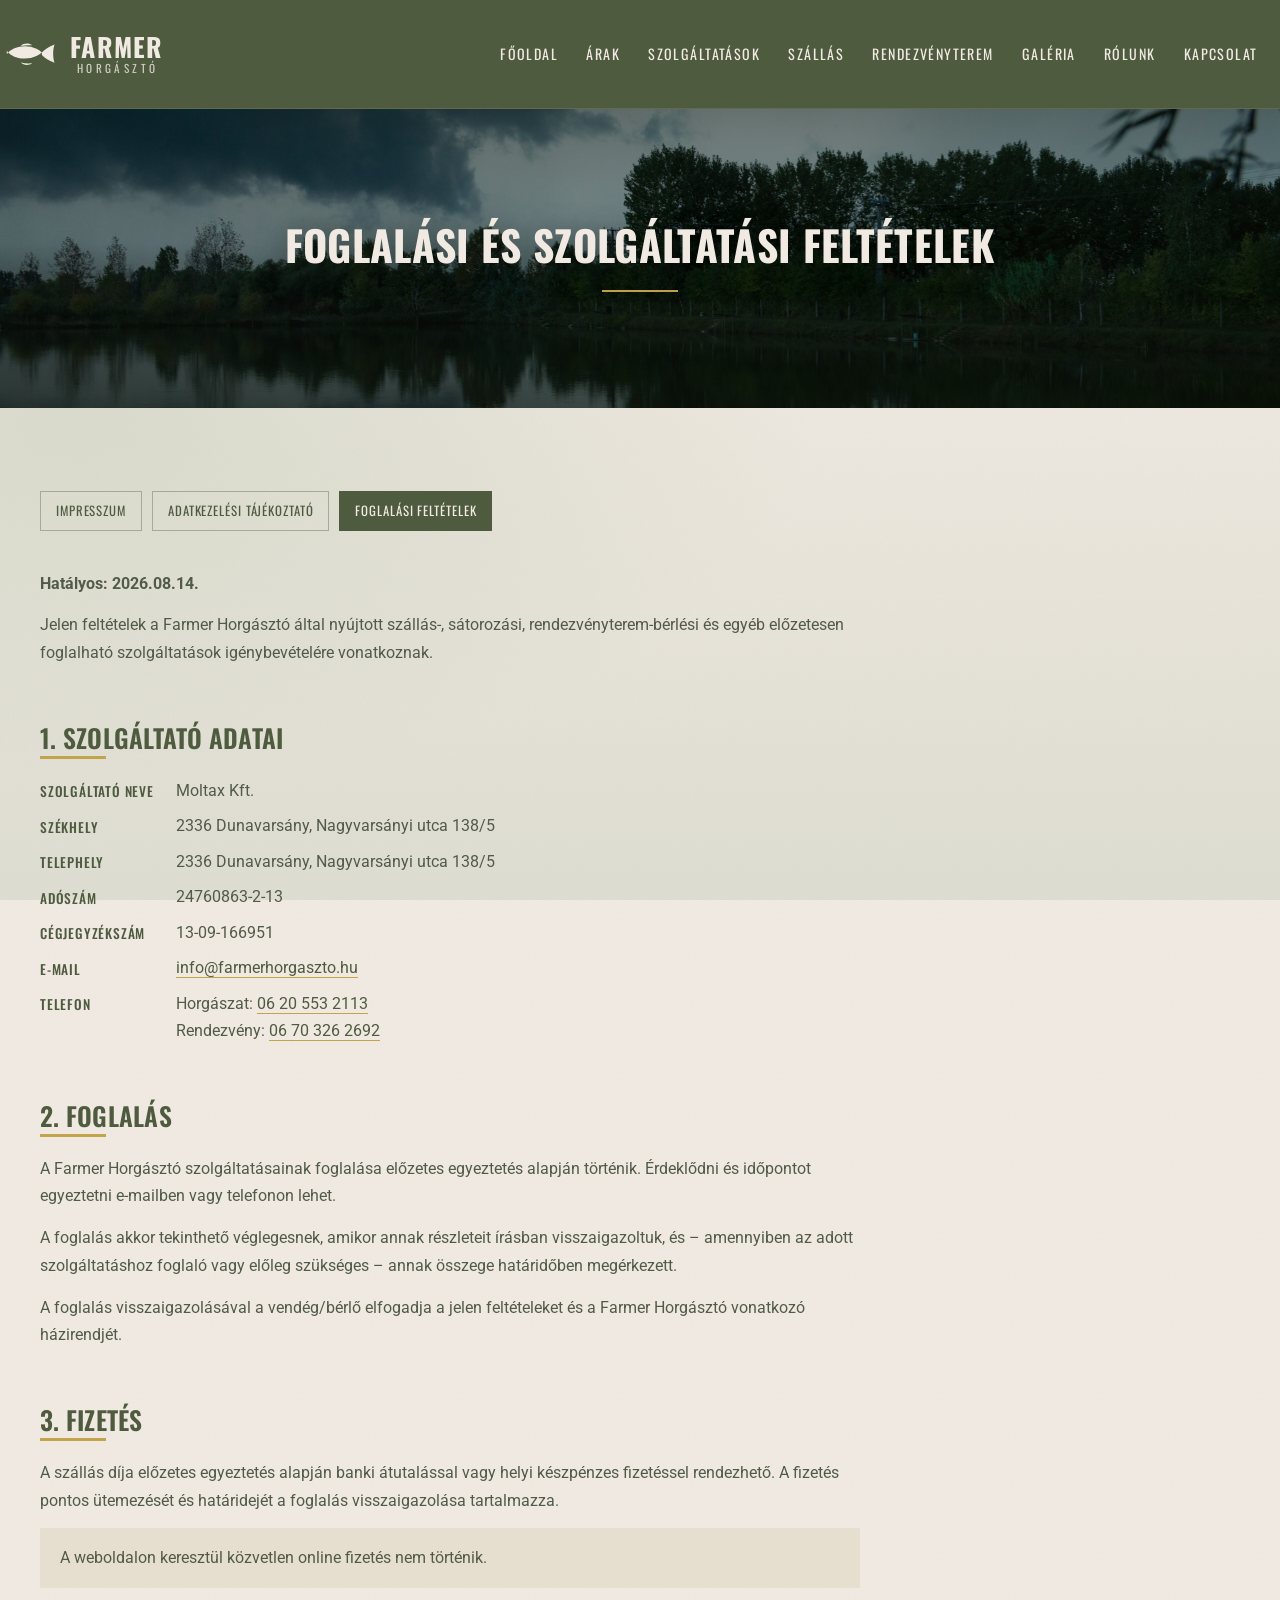
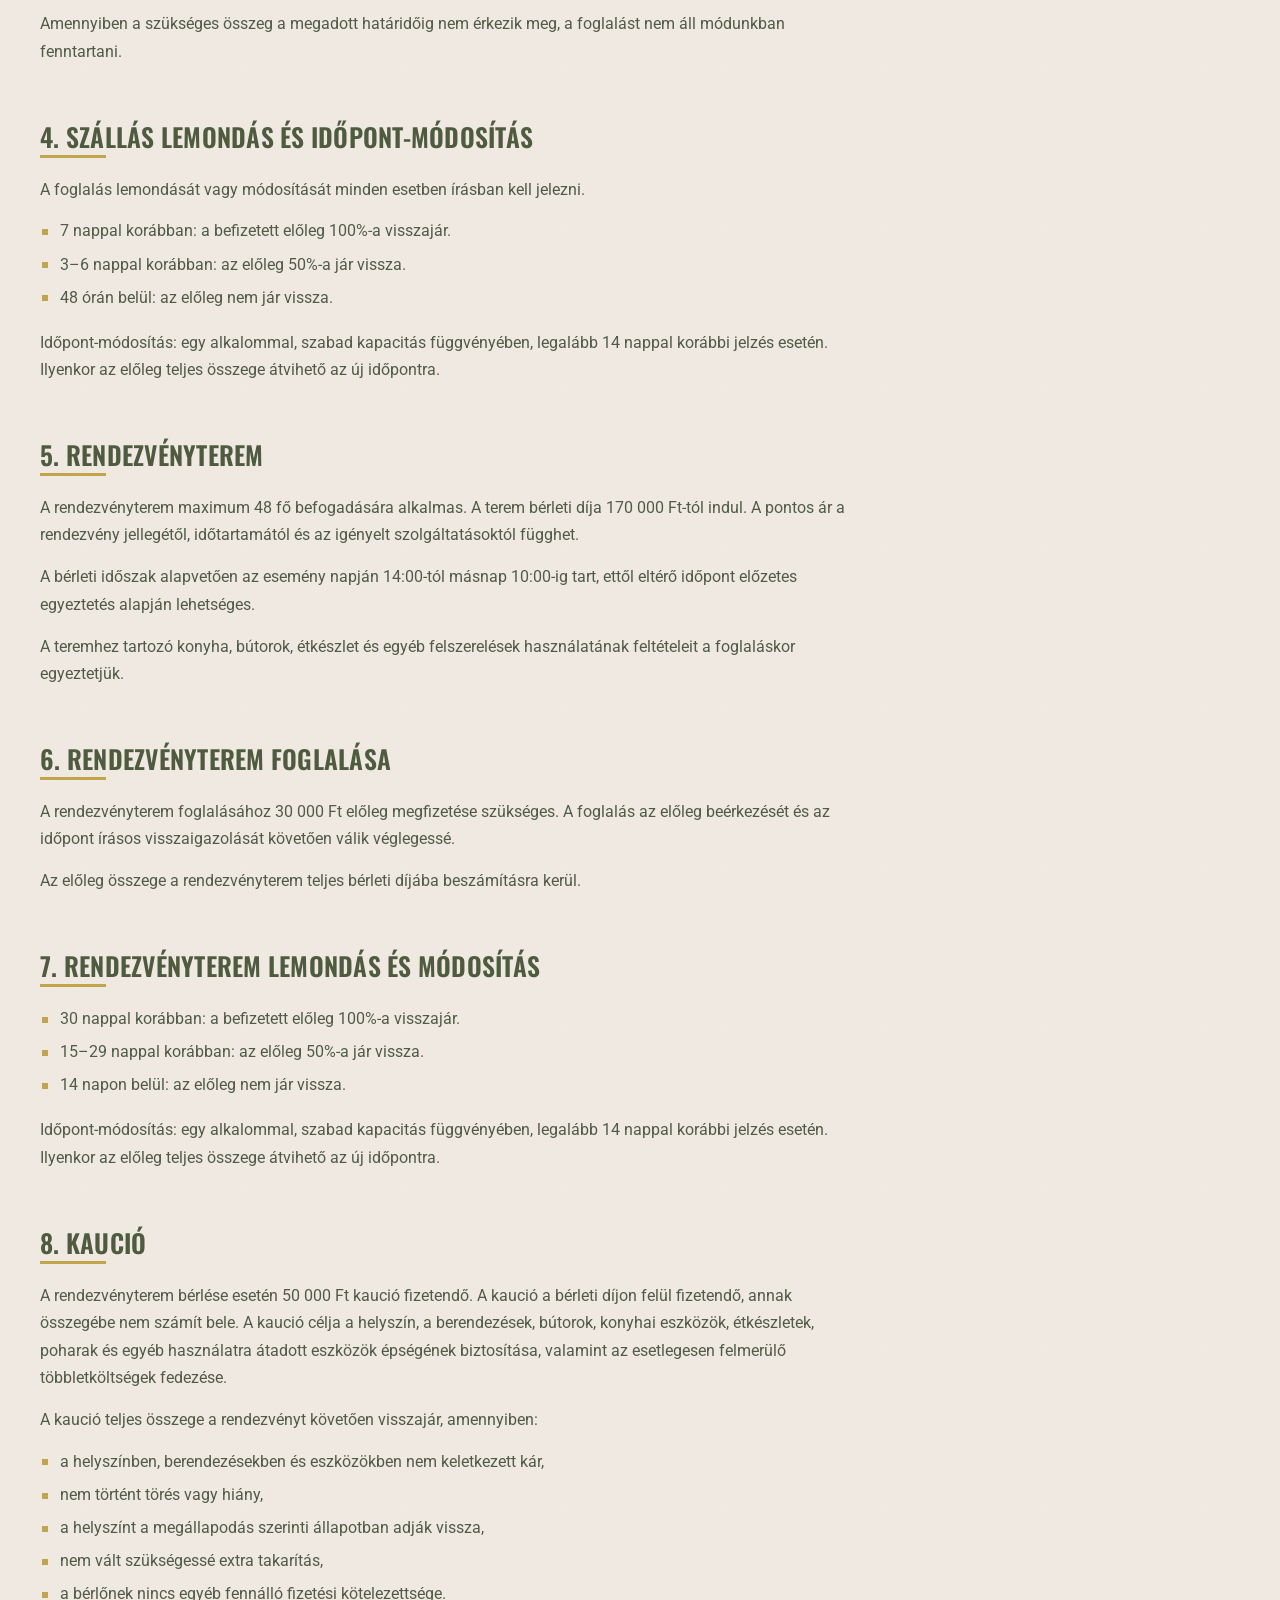
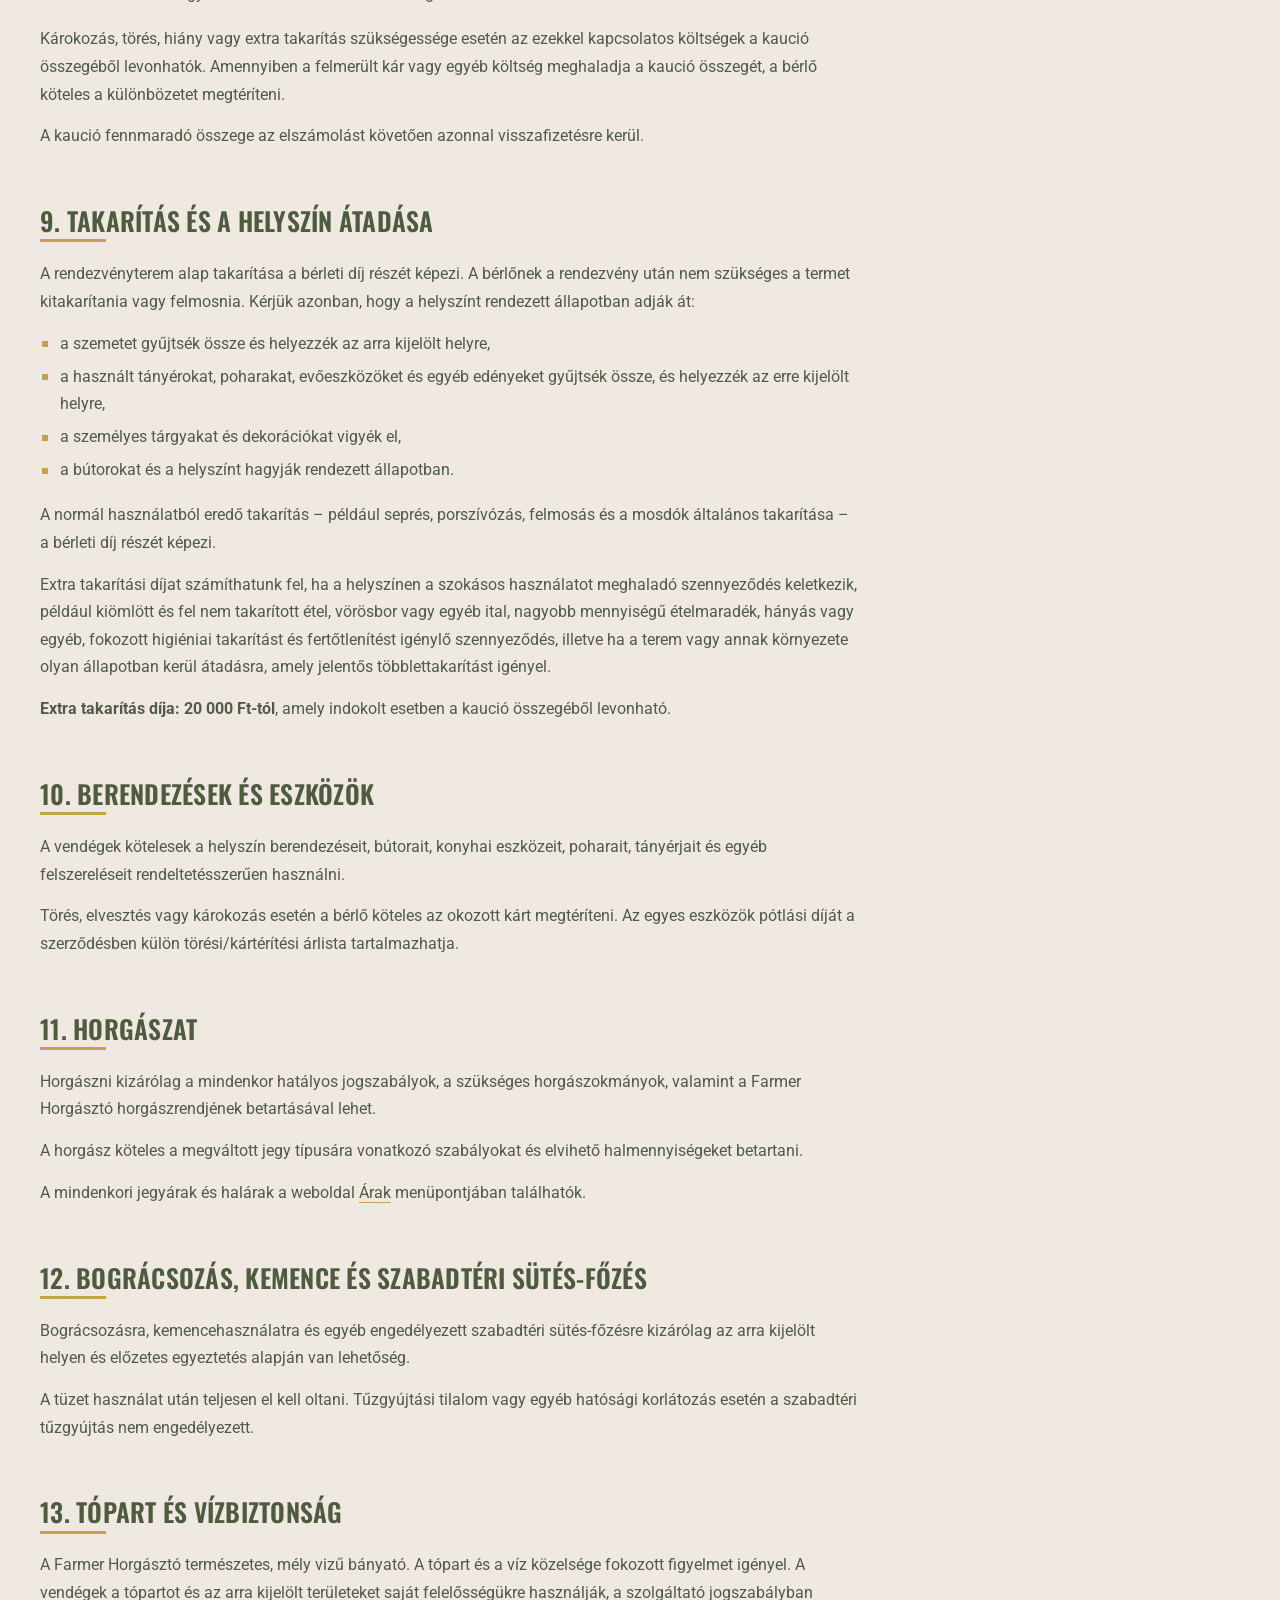
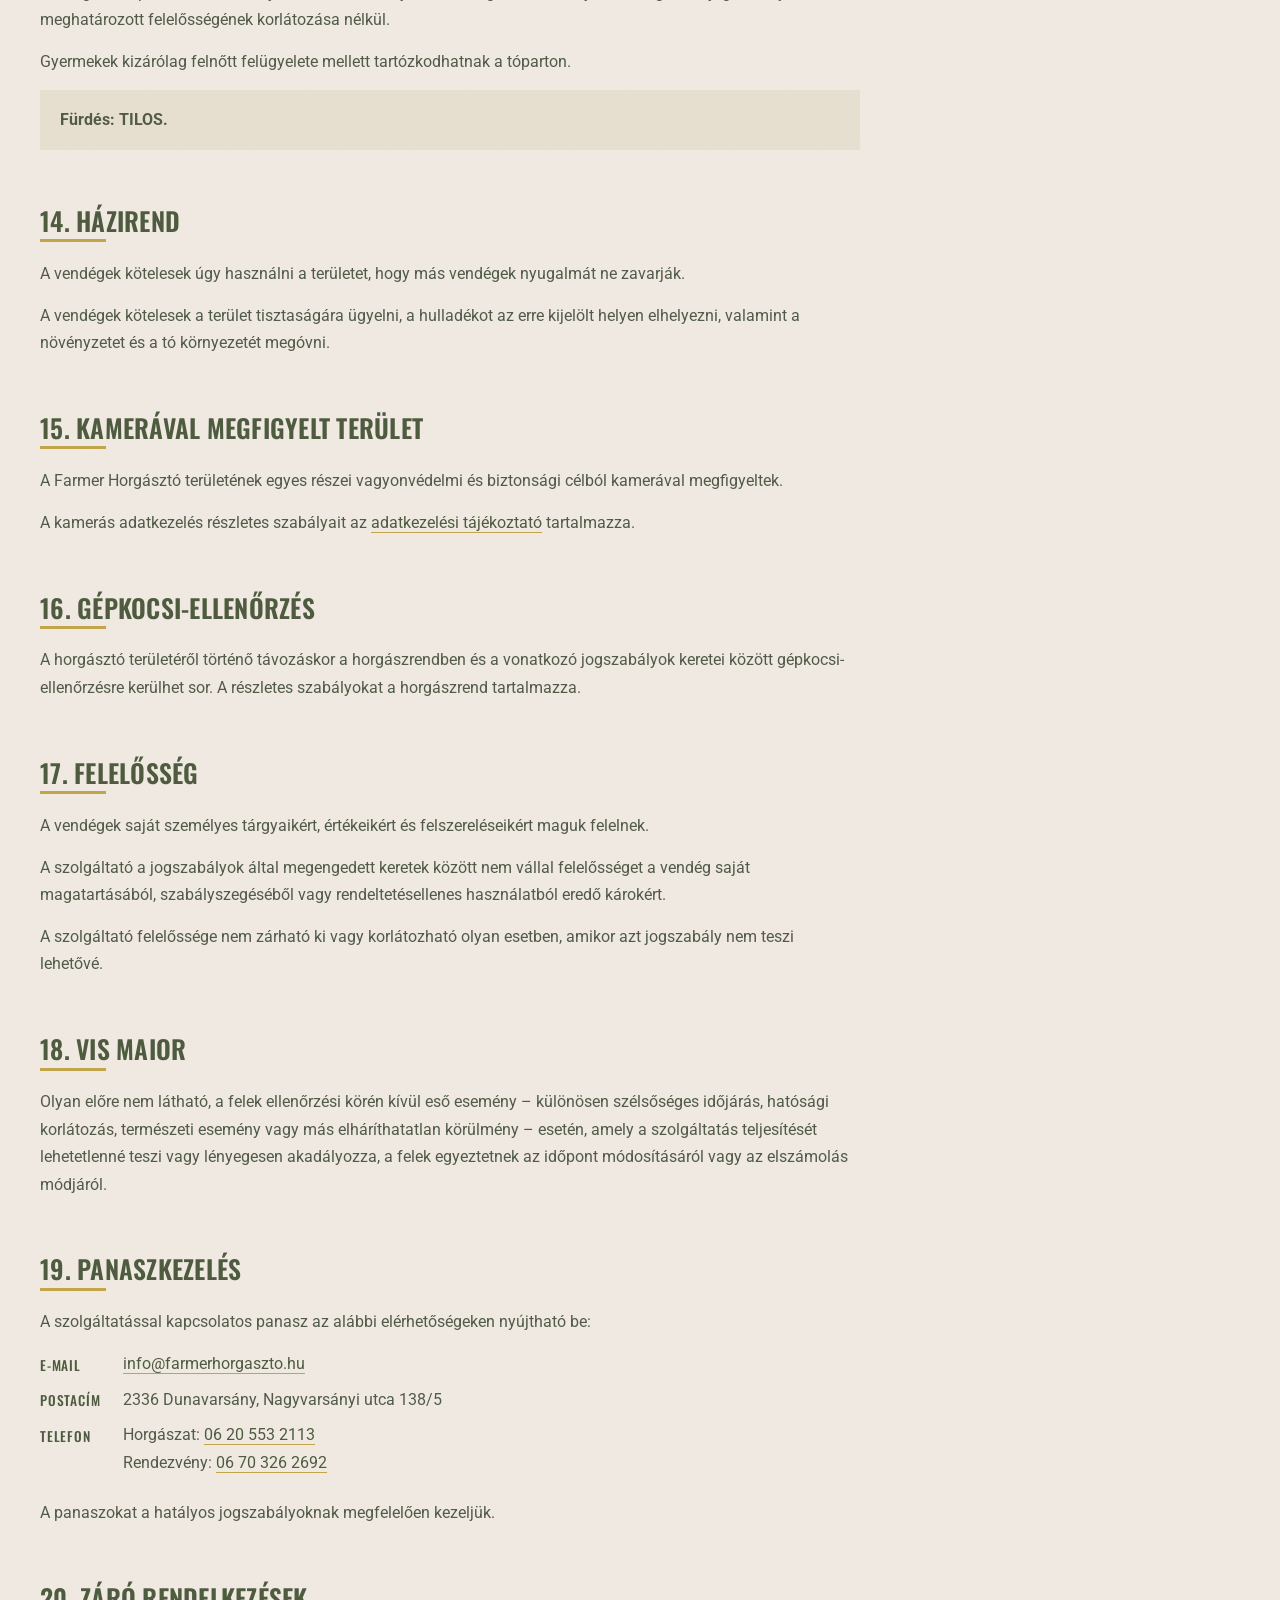
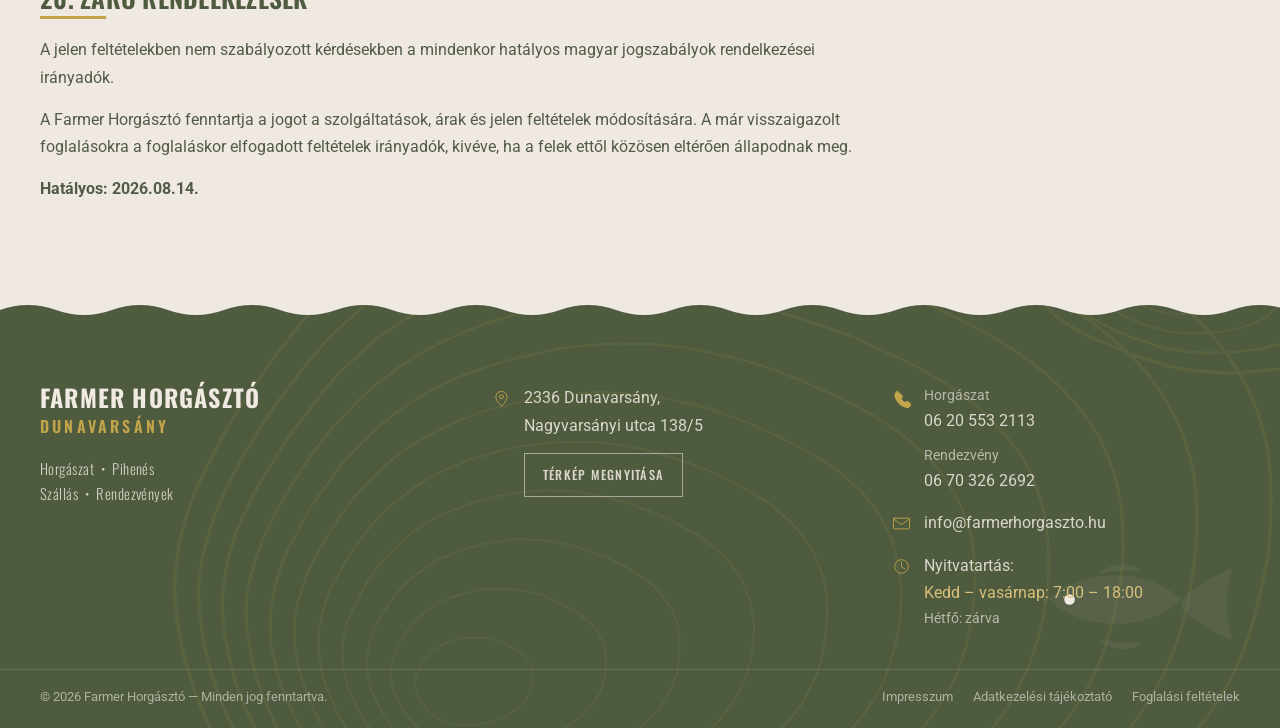
<file: feltetelek.html>
<!DOCTYPE html>
<html lang="hu">
<head>
<meta charset="utf-8">
<meta name="viewport" content="width=device-width, initial-scale=1">
<title>Általános foglalási és szolgáltatási feltételek – Farmer Horgásztó</title>
<meta name="description" content="A Farmer Horgásztó szállás-, sátorozási és rendezvényterem-bérlési szolgáltatásainak foglalási és szolgáltatási feltételei.">
<meta name="robots" content="noindex,follow">
<meta name="theme-color" content="#4e5b3f">
<link rel="icon" href="assets/img/fish-icon-32.png?v=4" sizes="32x32" type="image/png">
<link rel="icon" href="favicon.ico?v=4" sizes="16x16 32x32 48x48">
<link rel="apple-touch-icon" href="assets/img/fish-icon-180.png?v=4">
<link rel="canonical" href="https://www.farmerhorgaszto.hu/feltetelek.html">
<link rel="preconnect" href="https://fonts.googleapis.com"><link rel="preconnect" href="https://fonts.gstatic.com" crossorigin>
<link href="https://fonts.googleapis.com/css2?family=Oswald:wght@300;400;500;600;700&family=Roboto:wght@300;400;500;700&display=swap" rel="stylesheet">
<link rel="stylesheet" href="assets/css/style.css">
</head>
<body>
<a class="skip" href="#main">Ugrás a tartalomra</a>

<header class="hdr">
<div class="hdr__in">
<a class="logo" href="index.html" aria-label="Farmer Horgásztó – főoldal">
<svg class="logo__fish" viewBox="0 0 96 44" aria-hidden="true"><use href="assets/img/icons.svg#fish-logo"/></svg>
<span class="logo__t"><span class="logo__n">Farmer</span><span class="logo__s">Horgásztó</span></span>
</a>
<button class="burger" type="button" aria-expanded="false" aria-controls="nav" aria-label="Menü"><span></span><span></span><span></span></button>
<nav class="nav" id="nav" aria-label="Főmenü"><ul>
<li><a href="index.html">Főoldal</a></li>
<li><a href="arak.html">Árak</a></li>
<li><a href="szolgaltatasok.html">Szolgáltatások</a></li>
<li><a href="szallas.html">Szállás</a></li>
<li><a href="rendezvenyterem.html">Rendezvényterem</a></li>
<li><a href="galeria.html">Galéria</a></li>
<li><a href="rolunk.html">Rólunk</a></li>
<li><a href="kapcsolat.html">Kapcsolat</a></li>
</ul></nav>
</div>
</header>

<main id="main">

<section class="phero" style="min-height:clamp(200px,24vw,300px)">
  <div class="phero__img"><img src="images/DSC_5388.jpg" alt="Felhős égbolt a Farmer Horgásztó fölött." fetchpriority="high"></div>
  <div class="phero__in"><h1 class="phero__t" style="font-size:clamp(1.3rem,3.8vw,2.6rem)">Foglalási és szolgáltatási feltételek</h1><div class="phero__rule"></div></div>
</section>

<section class="sec">
  <div class="wrap">
    <nav class="toc" aria-label="Jogi oldalak">
      <a href="impresszum.html">Impresszum</a>
      <a href="adatkezeles.html">Adatkezelési tájékoztató</a>
      <a href="feltetelek.html" style="background:var(--dark);color:var(--cream);border-color:var(--dark)">Foglalási feltételek</a>
    </nav>

    <div class="prose">
      <p><strong>Hatályos: 2026.08.14.</strong></p>
      <p>Jelen feltételek a Farmer Horgásztó által nyújtott szállás-, sátorozási, rendezvényterem-bérlési és egyéb előzetesen foglalható szolgáltatások igénybevételére vonatkoznak.</p>

      <h2>1. Szolgáltató adatai</h2><div class="uline"></div>
      <dl>
        <dt>Szolgáltató neve</dt><dd>Moltax Kft.</dd>
        <dt>Székhely</dt><dd>2336 Dunavarsány, Nagyvarsányi utca 138/5</dd>
        <dt>Telephely</dt><dd>2336 Dunavarsány, Nagyvarsányi utca 138/5</dd>
        <dt>Adószám</dt><dd>24760863-2-13</dd>
        <dt>Cégjegyzékszám</dt><dd>13-09-166951</dd>
        <dt>E-mail</dt><dd><a href="mailto:info@farmerhorgaszto.hu">info@farmerhorgaszto.hu</a></dd>
        <dt>Telefon</dt><dd>Horgászat: <a href="tel:+36205532113">06 20 553 2113</a><br>Rendezvény: <a href="tel:+36703262692">06 70 326 2692</a></dd>
      </dl>

      <h2>2. Foglalás</h2><div class="uline"></div>
      <p>A Farmer Horgásztó szolgáltatásainak foglalása előzetes egyeztetés alapján történik. Érdeklődni és időpontot egyeztetni e-mailben vagy telefonon lehet.</p>
      <p>A foglalás akkor tekinthető véglegesnek, amikor annak részleteit írásban visszaigazoltuk, és – amennyiben az adott szolgáltatáshoz foglaló vagy előleg szükséges – annak összege határidőben megérkezett.</p>
      <p>A foglalás visszaigazolásával a vendég/bérlő elfogadja a jelen feltételeket és a Farmer Horgásztó vonatkozó házirendjét.</p>

      <h2>3. Fizetés</h2><div class="uline"></div>
      <p>A szállás díja előzetes egyeztetés alapján banki átutalással vagy helyi készpénzes fizetéssel rendezhető. A fizetés pontos ütemezését és határidejét a foglalás visszaigazolása tartalmazza.</p>
      <div class="note"><p>A weboldalon keresztül közvetlen online fizetés nem történik.</p></div>
      <p>Amennyiben a szükséges összeg a megadott határidőig nem érkezik meg, a foglalást nem áll módunkban fenntartani.</p>

      <h2>4. Szállás lemondás és időpont-módosítás</h2><div class="uline"></div>
      <p>A foglalás lemondását vagy módosítását minden esetben írásban kell jelezni.</p>
      <ul>
        <li>7 nappal korábban: a befizetett előleg 100%-a visszajár.</li>
        <li>3–6 nappal korábban: az előleg 50%-a jár vissza.</li>
        <li>48 órán belül: az előleg nem jár vissza.</li>
      </ul>
      <p>Időpont-módosítás: egy alkalommal, szabad kapacitás függvényében, legalább 14 nappal korábbi jelzés esetén. Ilyenkor az előleg teljes összege átvihető az új időpontra.</p>

      <h2>5. Rendezvényterem</h2><div class="uline"></div>
      <p>A rendezvényterem maximum 48 fő befogadására alkalmas. A terem bérleti díja 170 000 Ft-tól indul. A pontos ár a rendezvény jellegétől, időtartamától és az igényelt szolgáltatásoktól függhet.</p>
      <p>A bérleti időszak alapvetően az esemény napján 14:00-tól másnap 10:00-ig tart, ettől eltérő időpont előzetes egyeztetés alapján lehetséges.</p>
      <p>A teremhez tartozó konyha, bútorok, étkészlet és egyéb felszerelések használatának feltételeit a foglaláskor egyeztetjük.</p>

      <h2>6. Rendezvényterem foglalása</h2><div class="uline"></div>
      <p>A rendezvényterem foglalásához 30 000 Ft előleg megfizetése szükséges. A foglalás az előleg beérkezését és az időpont írásos visszaigazolását követően válik véglegessé.</p>
      <p>Az előleg összege a rendezvényterem teljes bérleti díjába beszámításra kerül.</p>

      <h2>7. Rendezvényterem lemondás és módosítás</h2><div class="uline"></div>
      <ul>
        <li>30 nappal korábban: a befizetett előleg 100%-a visszajár.</li>
        <li>15–29 nappal korábban: az előleg 50%-a jár vissza.</li>
        <li>14 napon belül: az előleg nem jár vissza.</li>
      </ul>
      <p>Időpont-módosítás: egy alkalommal, szabad kapacitás függvényében, legalább 14 nappal korábbi jelzés esetén. Ilyenkor az előleg teljes összege átvihető az új időpontra.</p>

      <h2>8. Kaució</h2><div class="uline"></div>
      <p>A rendezvényterem bérlése esetén 50 000 Ft kaució fizetendő. A kaució a bérleti díjon felül fizetendő, annak összegébe nem számít bele. A kaució célja a helyszín, a berendezések, bútorok, konyhai eszközök, étkészletek, poharak és egyéb használatra átadott eszközök épségének biztosítása, valamint az esetlegesen felmerülő többletköltségek fedezése.</p>
      <p>A kaució teljes összege a rendezvényt követően visszajár, amennyiben:</p>
      <ul>
        <li>a helyszínben, berendezésekben és eszközökben nem keletkezett kár,</li>
        <li>nem történt törés vagy hiány,</li>
        <li>a helyszínt a megállapodás szerinti állapotban adják vissza,</li>
        <li>nem vált szükségessé extra takarítás,</li>
        <li>a bérlőnek nincs egyéb fennálló fizetési kötelezettsége.</li>
      </ul>
      <p>Károkozás, törés, hiány vagy extra takarítás szükségessége esetén az ezekkel kapcsolatos költségek a kaució összegéből levonhatók. Amennyiben a felmerült kár vagy egyéb költség meghaladja a kaució összegét, a bérlő köteles a különbözetet megtéríteni.</p>
      <p>A kaució fennmaradó összege az elszámolást követően azonnal visszafizetésre kerül.</p>

      <h2>9. Takarítás és a helyszín átadása</h2><div class="uline"></div>
      <p>A rendezvényterem alap takarítása a bérleti díj részét képezi. A bérlőnek a rendezvény után nem szükséges a termet kitakarítania vagy felmosnia. Kérjük azonban, hogy a helyszínt rendezett állapotban adják át:</p>
      <ul>
        <li>a szemetet gyűjtsék össze és helyezzék az arra kijelölt helyre,</li>
        <li>a használt tányérokat, poharakat, evőeszközöket és egyéb edényeket gyűjtsék össze, és helyezzék az erre kijelölt helyre,</li>
        <li>a személyes tárgyakat és dekorációkat vigyék el,</li>
        <li>a bútorokat és a helyszínt hagyják rendezett állapotban.</li>
      </ul>
      <p>A normál használatból eredő takarítás – például seprés, porszívózás, felmosás és a mosdók általános takarítása – a bérleti díj részét képezi.</p>
      <p>Extra takarítási díjat számíthatunk fel, ha a helyszínen a szokásos használatot meghaladó szennyeződés keletkezik, például kiömlött és fel nem takarított étel, vörösbor vagy egyéb ital, nagyobb mennyiségű ételmaradék, hányás vagy egyéb, fokozott higiéniai takarítást és fertőtlenítést igénylő szennyeződés, illetve ha a terem vagy annak környezete olyan állapotban kerül átadásra, amely jelentős többlettakarítást igényel.</p>
      <p><strong>Extra takarítás díja: 20 000 Ft-tól</strong>, amely indokolt esetben a kaució összegéből levonható.</p>

      <h2>10. Berendezések és eszközök</h2><div class="uline"></div>
      <p>A vendégek kötelesek a helyszín berendezéseit, bútorait, konyhai eszközeit, poharait, tányérjait és egyéb felszereléseit rendeltetésszerűen használni.</p>
      <p>Törés, elvesztés vagy károkozás esetén a bérlő köteles az okozott kárt megtéríteni. Az egyes eszközök pótlási díját a szerződésben külön törési/kártérítési árlista tartalmazhatja.</p>

      <h2>11. Horgászat</h2><div class="uline"></div>
      <p>Horgászni kizárólag a mindenkor hatályos jogszabályok, a szükséges horgászokmányok, valamint a Farmer Horgásztó horgászrendjének betartásával lehet.</p>
      <p>A horgász köteles a megváltott jegy típusára vonatkozó szabályokat és elvihető halmennyiségeket betartani.</p>
      <p>A mindenkori jegyárak és halárak a weboldal <a href="arak.html">Árak</a> menüpontjában találhatók.</p>

      <h2>12. Bográcsozás, kemence és szabadtéri sütés-főzés</h2><div class="uline"></div>
      <p>Bográcsozásra, kemencehasználatra és egyéb engedélyezett szabadtéri sütés-főzésre kizárólag az arra kijelölt helyen és előzetes egyeztetés alapján van lehetőség.</p>
      <p>A tüzet használat után teljesen el kell oltani. Tűzgyújtási tilalom vagy egyéb hatósági korlátozás esetén a szabadtéri tűzgyújtás nem engedélyezett.</p>

      <h2>13. Tópart és vízbiztonság</h2><div class="uline"></div>
      <p>A Farmer Horgásztó természetes, mély vizű bányató. A tópart és a víz közelsége fokozott figyelmet igényel. A vendégek a tópartot és az arra kijelölt területeket saját felelősségükre használják, a szolgáltató jogszabályban meghatározott felelősségének korlátozása nélkül.</p>
      <p>Gyermekek kizárólag felnőtt felügyelete mellett tartózkodhatnak a tóparton.</p>
      <div class="note"><p><strong>Fürdés: TILOS.</strong></p></div>

      <h2>14. Házirend</h2><div class="uline"></div>
      <p>A vendégek kötelesek úgy használni a területet, hogy más vendégek nyugalmát ne zavarják.</p>
      <p>A vendégek kötelesek a terület tisztaságára ügyelni, a hulladékot az erre kijelölt helyen elhelyezni, valamint a növényzetet és a tó környezetét megóvni.</p>

      <h2>15. Kamerával megfigyelt terület</h2><div class="uline"></div>
      <p>A Farmer Horgásztó területének egyes részei vagyonvédelmi és biztonsági célból kamerával megfigyeltek.</p>
      <p>A kamerás adatkezelés részletes szabályait az <a href="adatkezeles.html">adatkezelési tájékoztató</a> tartalmazza.</p>

      <h2>16. Gépkocsi-ellenőrzés</h2><div class="uline"></div>
      <p>A horgásztó területéről történő távozáskor a horgászrendben és a vonatkozó jogszabályok keretei között gépkocsi-ellenőrzésre kerülhet sor. A részletes szabályokat a horgászrend tartalmazza.</p>

      <h2>17. Felelősség</h2><div class="uline"></div>
      <p>A vendégek saját személyes tárgyaikért, értékeikért és felszereléseikért maguk felelnek.</p>
      <p>A szolgáltató a jogszabályok által megengedett keretek között nem vállal felelősséget a vendég saját magatartásából, szabályszegéséből vagy rendeltetésellenes használatból eredő károkért.</p>
      <p>A szolgáltató felelőssége nem zárható ki vagy korlátozható olyan esetben, amikor azt jogszabály nem teszi lehetővé.</p>

      <h2>18. Vis maior</h2><div class="uline"></div>
      <p>Olyan előre nem látható, a felek ellenőrzési körén kívül eső esemény – különösen szélsőséges időjárás, hatósági korlátozás, természeti esemény vagy más elháríthatatlan körülmény – esetén, amely a szolgáltatás teljesítését lehetetlenné teszi vagy lényegesen akadályozza, a felek egyeztetnek az időpont módosításáról vagy az elszámolás módjáról.</p>

      <h2>19. Panaszkezelés</h2><div class="uline"></div>
      <p>A szolgáltatással kapcsolatos panasz az alábbi elérhetőségeken nyújtható be:</p>
      <dl>
        <dt>E-mail</dt><dd><a href="mailto:info@farmerhorgaszto.hu">info@farmerhorgaszto.hu</a></dd>
        <dt>Postacím</dt><dd>2336 Dunavarsány, Nagyvarsányi utca 138/5</dd>
        <dt>Telefon</dt><dd>Horgászat: <a href="tel:+36205532113">06 20 553 2113</a><br>Rendezvény: <a href="tel:+36703262692">06 70 326 2692</a></dd>
      </dl>
      <p>A panaszokat a hatályos jogszabályoknak megfelelően kezeljük.</p>

      <h2>20. Záró rendelkezések</h2><div class="uline"></div>
      <p>A jelen feltételekben nem szabályozott kérdésekben a mindenkor hatályos magyar jogszabályok rendelkezései irányadók.</p>
      <p>A Farmer Horgásztó fenntartja a jogot a szolgáltatások, árak és jelen feltételek módosítására. A már visszaigazolt foglalásokra a foglaláskor elfogadott feltételek irányadók, kivéve, ha a felek ettől közösen eltérően állapodnak meg.</p>
      <p><strong>Hatályos: 2026.08.14.</strong></p>
    </div>
  </div>
</section>

</main>

<footer class="ftr">
<svg class="ftr__fish" viewBox="0 0 96 44" aria-hidden="true"><use href="assets/img/icons.svg#fish-logo"/></svg>
<div class="ftr__top">
<div class="ftr__brand">
<p class="ftr__n">Farmer Horgásztó</p>
<p class="ftr__c">Dunavarsány</p>
<p class="ftr__tags">Horgászat &nbsp;&bull;&nbsp; Pihenés<br>Szállás &nbsp;&bull;&nbsp; Rendezvények</p>
</div>
<div class="ftr__rows">
<div class="ftr__row"><svg class="ico" aria-hidden="true"><use href="assets/img/icons.svg#pin"/></svg>
<div><p>2336 Dunavarsány,<br>Nagyvarsányi utca 138/5</p>
<a class="ftr__btn" href="https://www.google.com/maps/search/?api=1&amp;query=Farmer+Horg%C3%A1szt%C3%B3%2C+Dunavars%C3%A1ny" target="_blank" rel="noopener">Térkép megnyitása</a></div></div>
</div>
<div class="ftr__rows">
<div class="ftr__row"><svg class="ico" aria-hidden="true"><use href="assets/img/icons.svg#phone"/></svg>
<div class="ftr__phones">
<p class="ftr__sm">Horgászat</p><a href="tel:+36205532113">06 20 553 2113</a>
<p class="ftr__sm">Rendezvény</p><a href="tel:+36703262692">06 70 326 2692</a>
</div></div>
<div class="ftr__row"><svg class="ico" aria-hidden="true"><use href="assets/img/icons.svg#mail"/></svg><a href="mailto:info@farmerhorgaszto.hu">info@farmerhorgaszto.hu</a></div>
<div class="ftr__row"><svg class="ico" aria-hidden="true"><use href="assets/img/icons.svg#clock"/></svg>
<div><p>Nyitvatartás:</p><p class="g">Kedd – vasárnap: 7:00 – 18:00</p><p class="ftr__sm">Hétfő: zárva</p></div></div>
</div>
</div>
<div class="ftr__bot">
<p>© 2026 Farmer Horgásztó — Minden jog fenntartva.</p>
<nav aria-label="Jogi információk">
<a href="impresszum.html">Impresszum</a>
<a href="adatkezeles.html">Adatkezelési tájékoztató</a>
<a href="feltetelek.html">Foglalási feltételek</a>
</nav>
</div>
</footer>

<script src="assets/js/main.js" defer></script>
</body>
</html>
</file>
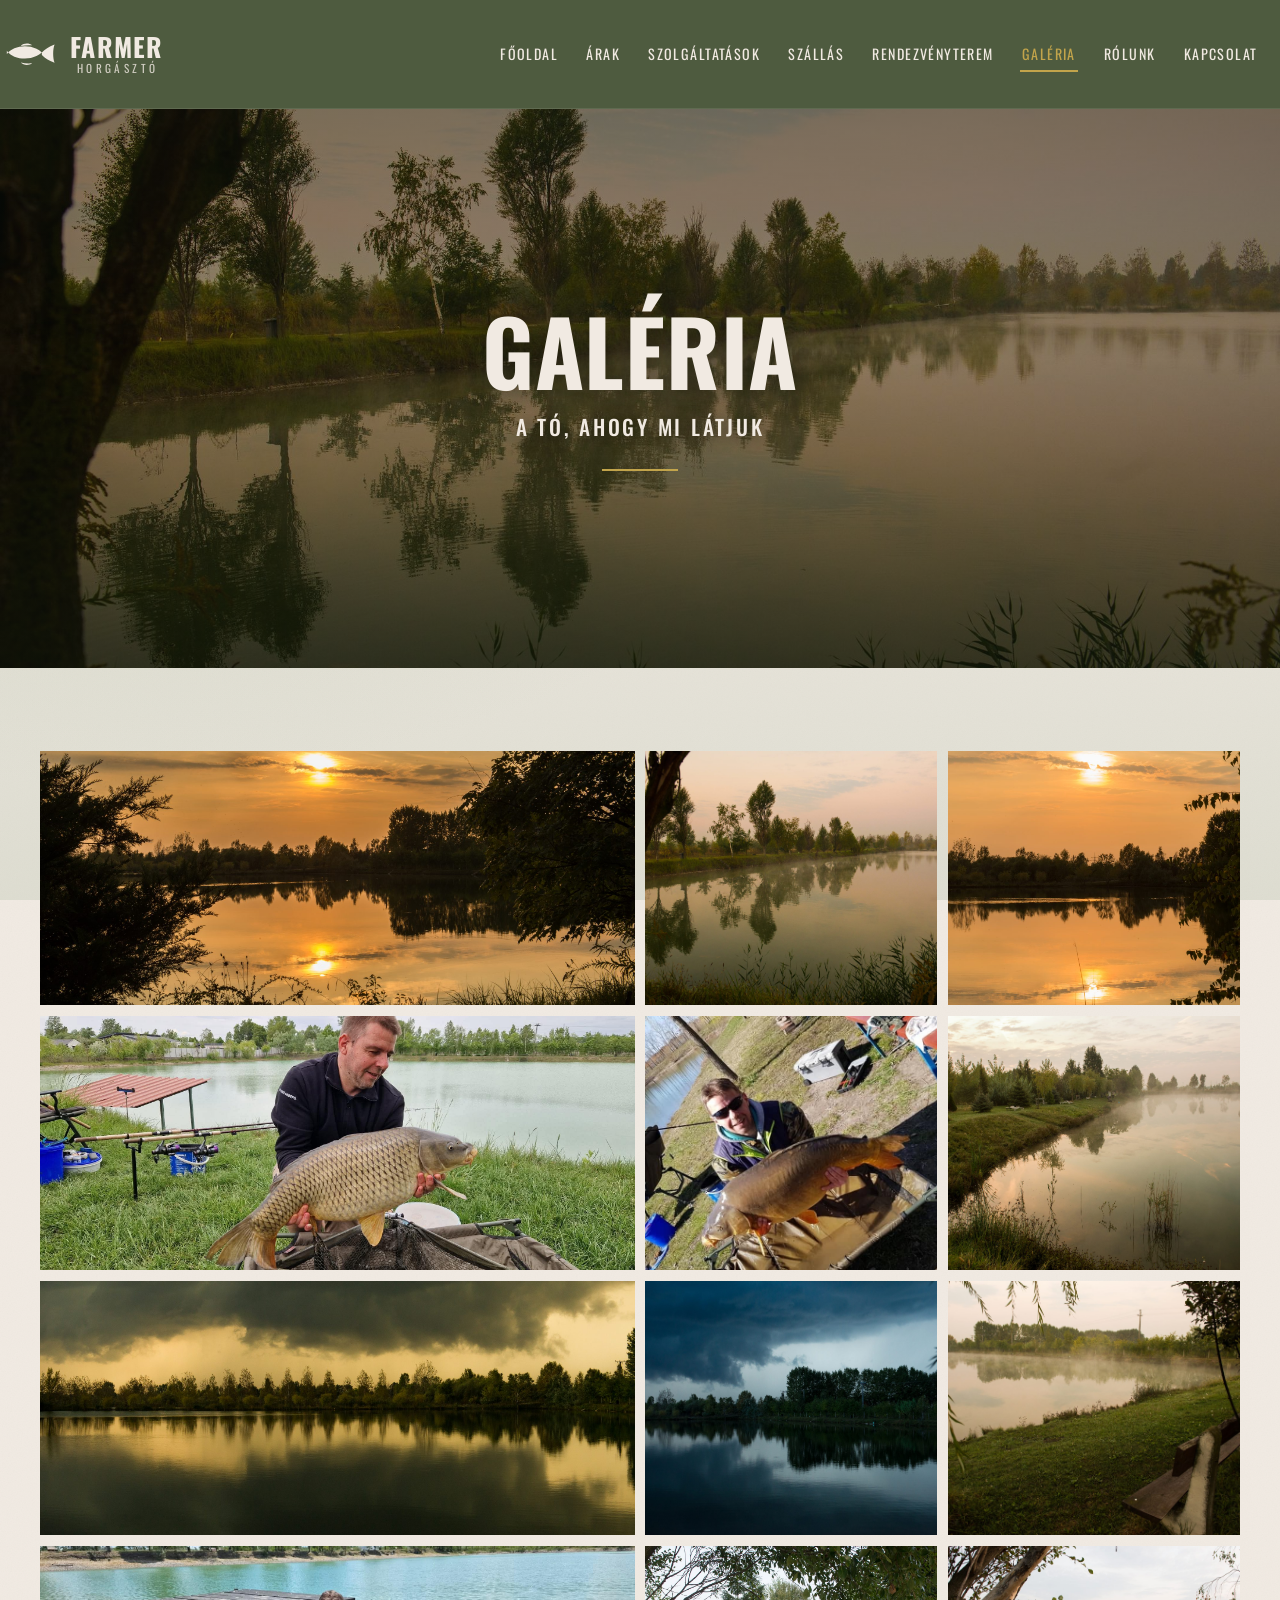
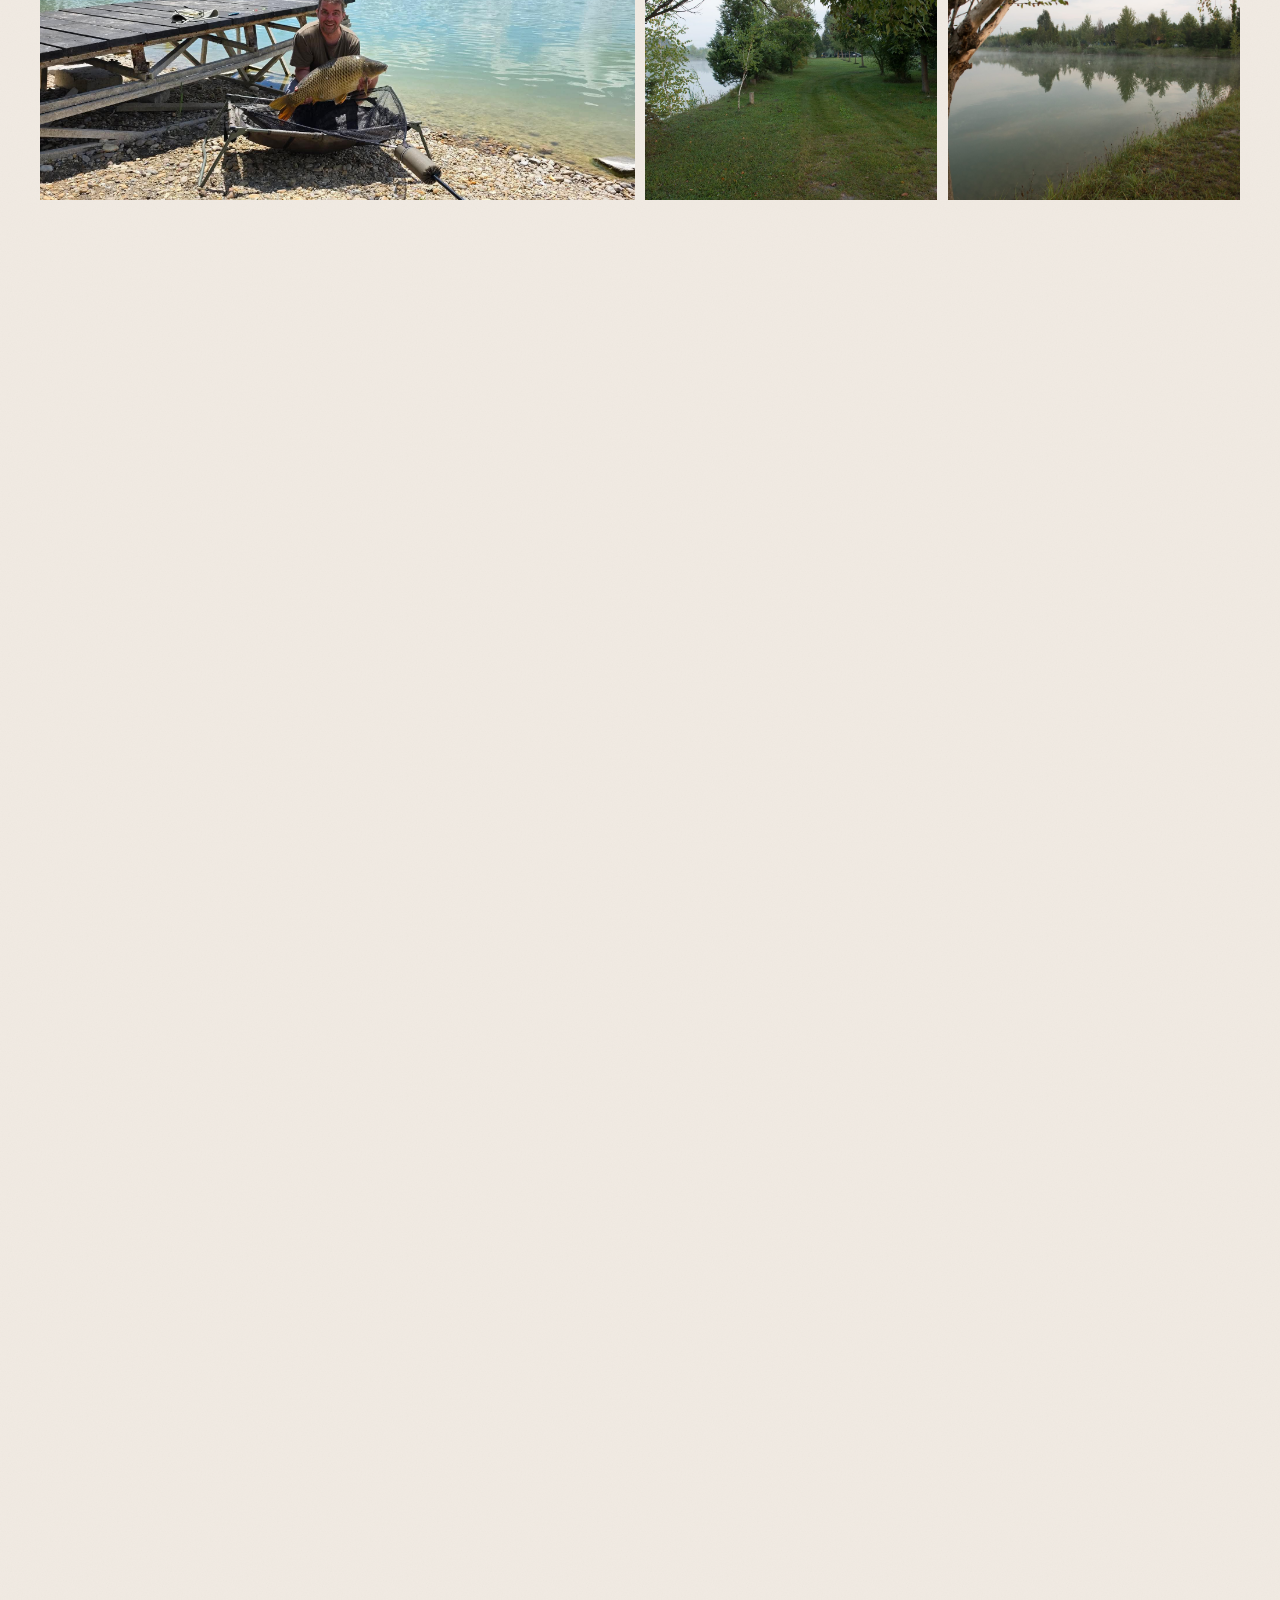
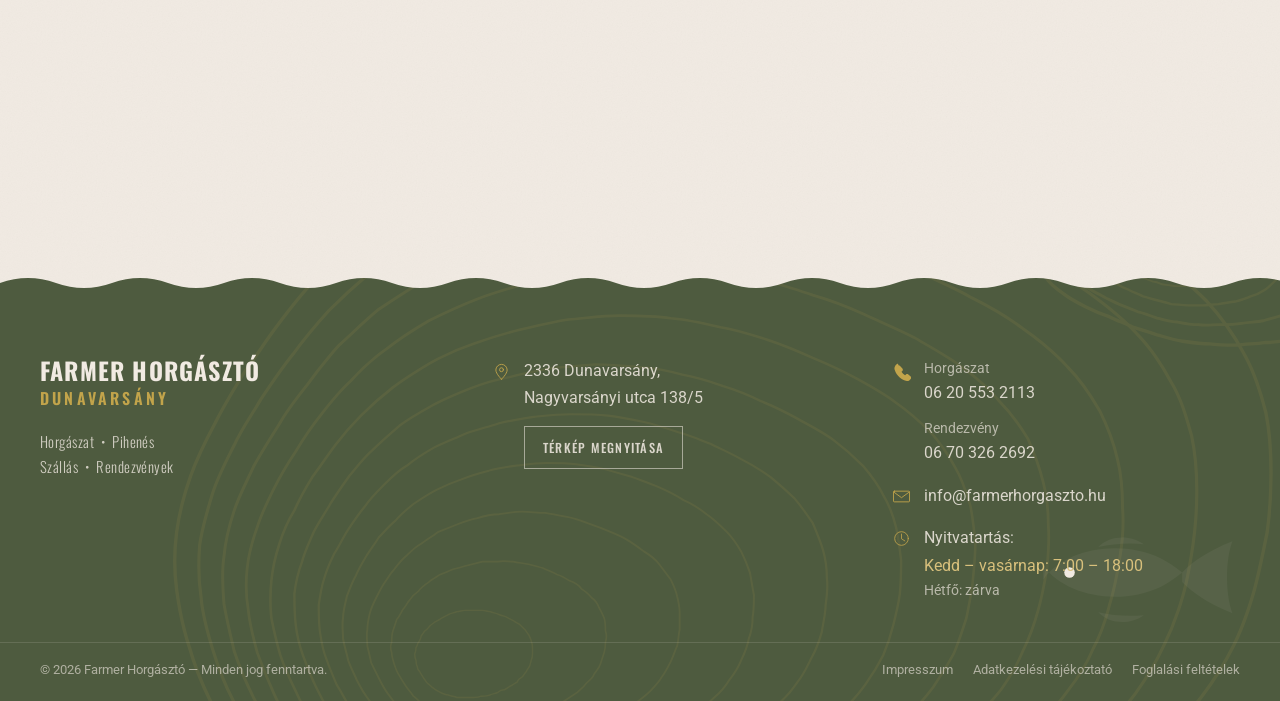
<file: galeria.html>
<!DOCTYPE html>
<html lang="hu">
<head>
<meta charset="utf-8">
<meta name="viewport" content="width=device-width, initial-scale=1">
<title>Galéria – Farmer Horgásztó</title>
<meta name="description" content="Képek a Farmer Horgásztóról: vízpart, hajnali pára, naplemente, szabadtéri konyha, kemence és a tóparti környezet.">
<meta name="theme-color" content="#4e5b3f">
<link rel="icon" href="assets/img/fish-icon-32.png?v=4" sizes="32x32" type="image/png">
<link rel="icon" href="favicon.ico?v=4" sizes="16x16 32x32 48x48">
<link rel="apple-touch-icon" href="assets/img/fish-icon-180.png?v=4">
<link rel="canonical" href="https://www.farmerhorgaszto.hu/galeria.html">
<link rel="preconnect" href="https://fonts.googleapis.com"><link rel="preconnect" href="https://fonts.gstatic.com" crossorigin>
<link href="https://fonts.googleapis.com/css2?family=Oswald:wght@300;400;500;600;700&family=Roboto:wght@300;400;500;700&display=swap" rel="stylesheet">
<link rel="stylesheet" href="assets/css/style.css">
</head>
<body>
<a class="skip" href="#main">Ugrás a tartalomra</a>

<header class="hdr">
<div class="hdr__in">
<a class="logo" href="index.html" aria-label="Farmer Horgásztó – főoldal">
<svg class="logo__fish" viewBox="0 0 96 44" aria-hidden="true"><use href="assets/img/icons.svg#fish-logo"/></svg>
<span class="logo__t"><span class="logo__n">Farmer</span><span class="logo__s">Horgásztó</span></span>
</a>
<button class="burger" type="button" aria-expanded="false" aria-controls="nav" aria-label="Menü"><span></span><span></span><span></span></button>
<nav class="nav" id="nav" aria-label="Főmenü"><ul>
<li><a href="index.html">Főoldal</a></li>
<li><a href="arak.html">Árak</a></li>
<li><a href="szolgaltatasok.html">Szolgáltatások</a></li>
<li><a href="szallas.html">Szállás</a></li>
<li><a href="rendezvenyterem.html">Rendezvényterem</a></li>
<li><a href="galeria.html" aria-current="page">Galéria</a></li>
<li><a href="rolunk.html">Rólunk</a></li>
<li><a href="kapcsolat.html">Kapcsolat</a></li>
</ul></nav>
</div>
</header>

<main id="main">

<section class="phero">
  <div class="phero__img"><img src="images/DSC_5394.jpg" alt="Hajnali fények a Farmer Horgásztó víztükrén." fetchpriority="high"></div>
  <div class="phero__in">
    <h1 class="phero__t">Galéria</h1>
    <p class="phero__sub">A tó, ahogy mi látjuk</p>
    <div class="phero__rule"></div>
  </div>
</section>

<section class="sec">
  <div class="wrap wrap--wide">
    <div class="gal">
      <a class="wide" href="images/DSC_5568.jpg"><img src="images/DSC_5568.jpg" alt="Naplemente a tó fölött, arany fényben." loading="lazy"></a>
      <a href="images/DSC_5394.jpg"><img src="images/DSC_5394.jpg" alt="Rózsaszín hajnali égbolt a víz tükrén." loading="lazy"></a>
      <a href="images/DSC_5571.jpg"><img src="images/DSC_5571.jpg" alt="Naplemente a nádas mögül." loading="lazy"></a>
      <a class="wide" href="images/halaskep3.jpg"><img src="images/halaskep3.jpg" alt="Horgász sötét pulóverben egy szép nyurgapontyot tart a tó előtt." loading="lazy"></a>
      <a href="images/fogas-1.jpg"><img src="images/fogas-1.jpg" alt="Horgász a tó partján egy nagy tükörkárposszal a pontymatracon." loading="lazy"></a>
      <a href="images/DSC_5409.jpg"><img src="images/DSC_5409.jpg" alt="Hajnali pára a vízen." loading="lazy"></a>
      <a class="wide" href="images/DSC_5380.jpg"><img src="images/DSC_5380.jpg" alt="Viharfelhők a tó fölött." loading="lazy"></a>
      <a href="images/DSC_5388.jpg"><img src="images/DSC_5388.jpg" alt="Sötét viharfelhők és a tó tükre." loading="lazy"></a>
      <a href="images/DSC_5400.jpg"><img src="images/DSC_5400.jpg" alt="Pad a ködös tóparton." loading="lazy"></a>
      <a class="wide" href="images/halaskep6.jpg"><img src="images/halaskep6.jpg" alt="Horgász a stégnél, kezében nyurgaponty, háttérben a türkiz víztükör." loading="lazy"></a>
      <a href="images/DSC_5442.jpg"><img src="images/DSC_5442.jpg" alt="Füves út a tópart mentén." loading="lazy"></a>
      <a href="images/DSC_5421.jpg"><img src="images/DSC_5421.jpg" alt="Fűzfa törzse és a párás víztükör." loading="lazy"></a>
      <a class="wide" href="images/DSC_5424.jpg"><img src="images/DSC_5424.jpg" alt="Naplemente a nádason át." loading="lazy"></a>
      <a href="images/DSC_5517.jpg"><img src="images/DSC_5517.jpg" alt="A víz fűzfa ágain át." loading="lazy"></a>
      <a class="wide" href="images/halaskep4.jpg"><img src="images/halaskep4.jpg" alt="Horgász egy aranyszínű tükörpontyot tart a merítőszák fölött." loading="lazy"></a>
      <a class="wide" href="images/DSC_5555.jpg"><img src="images/DSC_5555.jpg" alt="A tó teljes tükröződése a túlparti fákkal." loading="lazy"></a>
      <a href="images/DSC_5530.jpg"><img src="images/DSC_5530.jpg" alt="Zöld part és nyugodt víztükör." loading="lazy"></a>
      <a href="images/fogas-2.jpg"><img src="images/fogas-2.jpg" alt="Horgász egy tekintélyes nyurgapontyot tart a tó előtt." loading="lazy"></a>
      <a class="wide" href="images/halaskep9.jpg"><img src="images/halaskep9.jpg" alt="Horgász a kavicsos parton egy nagy tükörpontyot tart a pontymatracon." loading="lazy"></a>
      <a href="images/DSC_5443.jpg"><img src="images/DSC_5443.jpg" alt="Füves tópart fákkal, szálláshelyek környéke." loading="lazy"></a>
      <a href="images/DSC_5446.jpg"><img src="images/DSC_5446.jpg" alt="Fedett szabadtéri konyha kemencével." loading="lazy"></a>
      <a href="images/DSC_5473.jpg"><img src="images/DSC_5473.jpg" alt="Kivilágított épület a tóparton, esti fényben." loading="lazy"></a>
      <a href="images/DSC_5485.jpg"><img src="images/DSC_5485.jpg" alt="Kemence és padok a szabadtéri konyhánál." loading="lazy"></a>
      <a class="wide" href="images/halaskep8.jpg"><img src="images/halaskep8.jpg" alt="Horgász kalapban és napszemüvegben egy aranyló nyurgapontyot tart." loading="lazy"></a>
      <a href="images/DSC_5455.jpg"><img src="images/DSC_5455.jpg" alt="Hintaágy a fák alatt." loading="lazy"></a>
      <a class="wide wide--opt" href="images/DSC_1126.jpg"><img src="images/DSC_1126.jpg" alt="Nyári tópart fákkal és nádassal." loading="lazy"></a>
      <a href="images/DSC_1127.jpg"><img src="images/DSC_1127.jpg" alt="A tó nyáron, lombok alól." loading="lazy"></a>
      <a class="wide" href="images/halaskep5.jpg"><img src="images/halaskep5.jpg" alt="Mosolygó horgász egy tekintélyes tükörpontyot tart a pontymatracon." loading="lazy"></a>
      <a href="images/DSC_1128.jpg"><img src="images/DSC_1128.jpg" alt="Nyugodt víztükör nyári növényzettel." loading="lazy"></a>
    </div>
  </div>
</section>

</main>

<footer class="ftr">
<svg class="ftr__fish" viewBox="0 0 96 44" aria-hidden="true"><use href="assets/img/icons.svg#fish-logo"/></svg>
<div class="ftr__top">
<div class="ftr__brand">
<p class="ftr__n">Farmer Horgásztó</p>
<p class="ftr__c">Dunavarsány</p>
<p class="ftr__tags">Horgászat &nbsp;&bull;&nbsp; Pihenés<br>Szállás &nbsp;&bull;&nbsp; Rendezvények</p>
</div>
<div class="ftr__rows">
<div class="ftr__row"><svg class="ico" aria-hidden="true"><use href="assets/img/icons.svg#pin"/></svg>
<div><p>2336 Dunavarsány,<br>Nagyvarsányi utca 138/5</p>
<a class="ftr__btn" href="https://www.google.com/maps/search/?api=1&amp;query=Farmer+Horg%C3%A1szt%C3%B3%2C+Dunavars%C3%A1ny" target="_blank" rel="noopener">Térkép megnyitása</a></div></div>
</div>
<div class="ftr__rows">
<div class="ftr__row"><svg class="ico" aria-hidden="true"><use href="assets/img/icons.svg#phone"/></svg>
<div class="ftr__phones">
<p class="ftr__sm">Horgászat</p><a href="tel:+36205532113">06 20 553 2113</a>
<p class="ftr__sm">Rendezvény</p><a href="tel:+36703262692">06 70 326 2692</a>
</div></div>
<div class="ftr__row"><svg class="ico" aria-hidden="true"><use href="assets/img/icons.svg#mail"/></svg><a href="mailto:info@farmerhorgaszto.hu">info@farmerhorgaszto.hu</a></div>
<div class="ftr__row"><svg class="ico" aria-hidden="true"><use href="assets/img/icons.svg#clock"/></svg>
<div><p>Nyitvatartás:</p><p class="g">Kedd – vasárnap: 7:00 – 18:00</p><p class="ftr__sm">Hétfő: zárva</p></div></div>
</div>
</div>
<div class="ftr__bot">
<p>© 2026 Farmer Horgásztó — Minden jog fenntartva.</p>
<nav aria-label="Jogi információk">
<a href="impresszum.html">Impresszum</a>
<a href="adatkezeles.html">Adatkezelési tájékoztató</a>
<a href="feltetelek.html">Foglalási feltételek</a>
</nav>
</div>
</footer>

<script src="assets/js/main.js" defer></script>
</body>
</html>
</file>
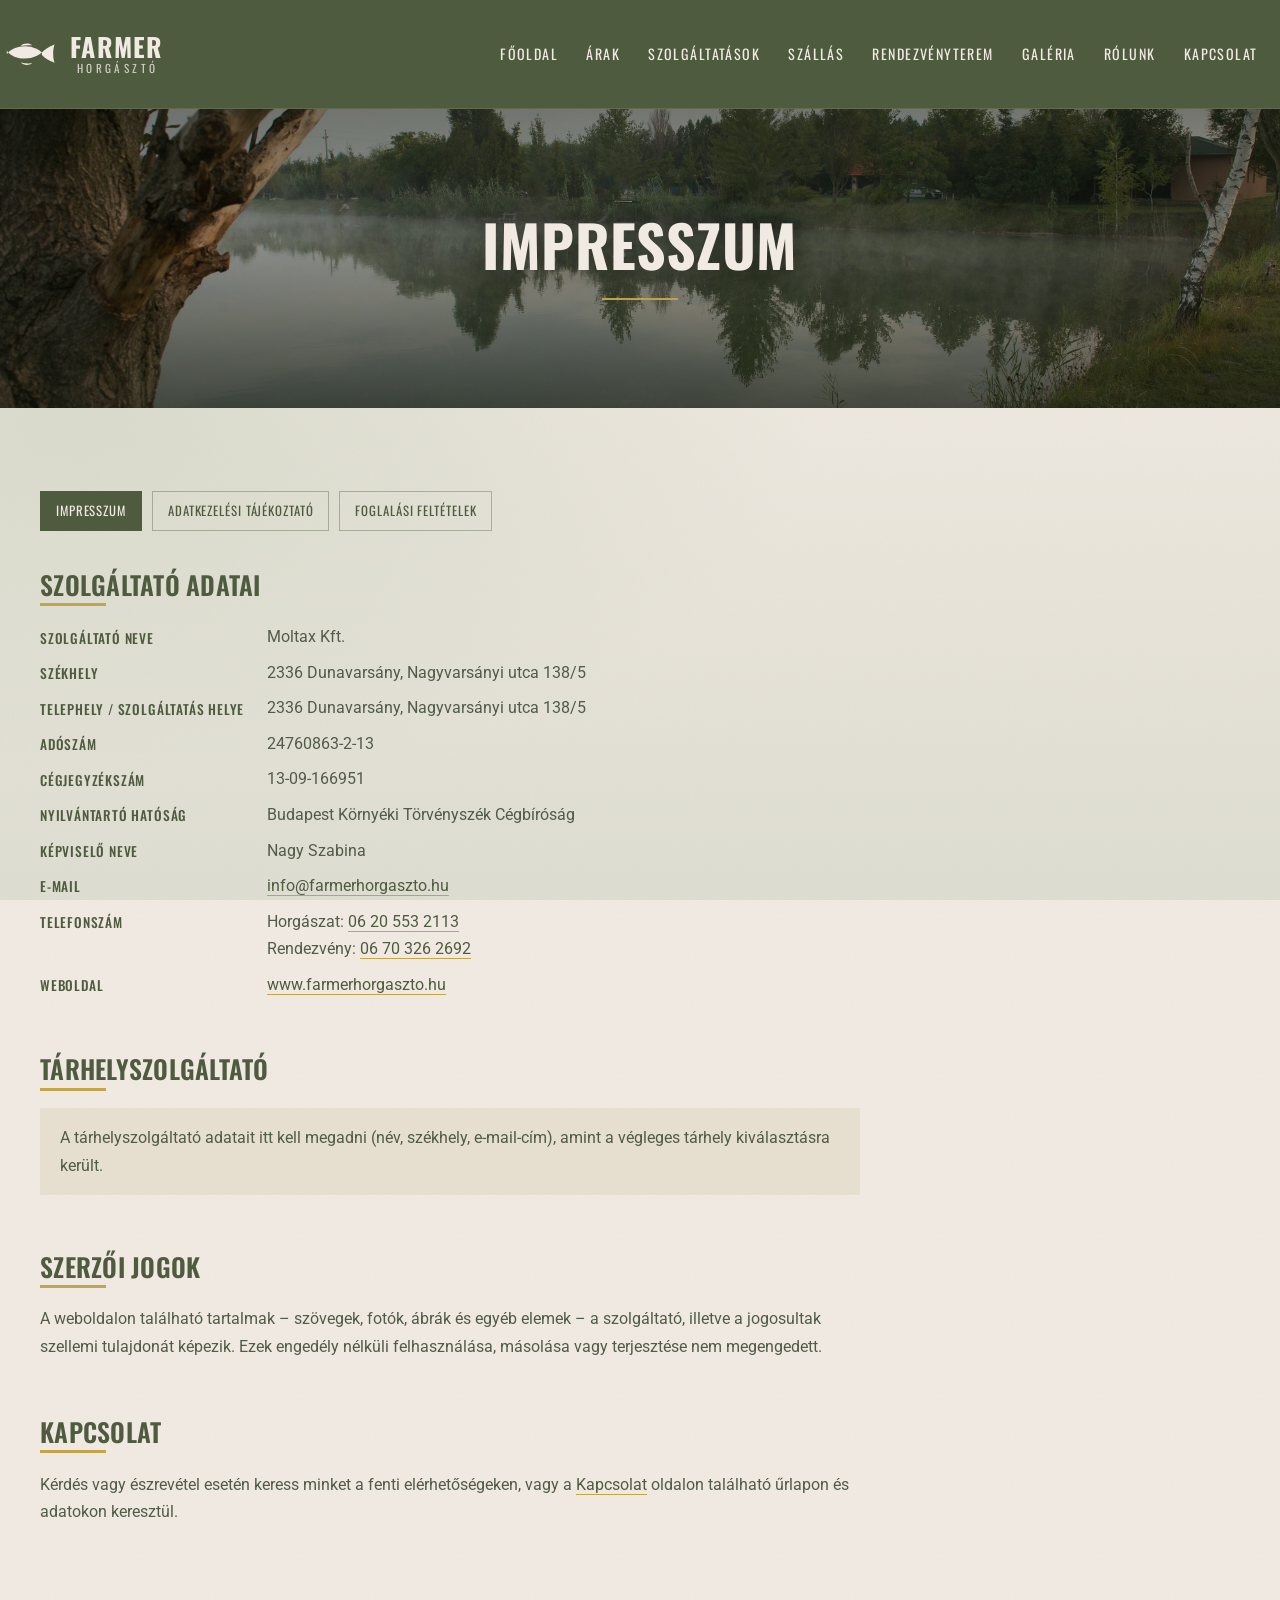
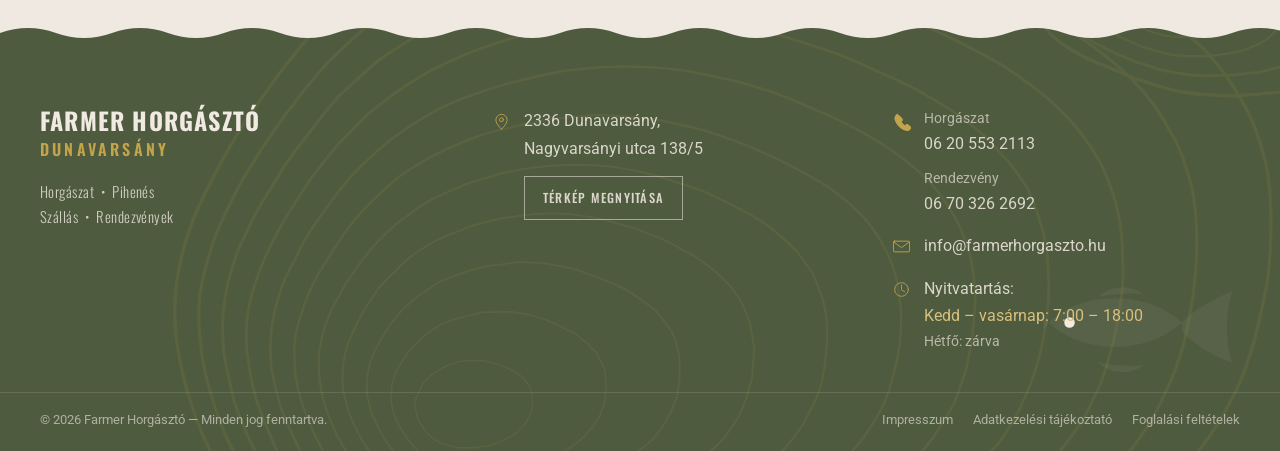
<file: impresszum.html>
<!DOCTYPE html>
<html lang="hu">
<head>
<meta charset="utf-8">
<meta name="viewport" content="width=device-width, initial-scale=1">
<title>Impresszum – Farmer Horgásztó</title>
<meta name="description" content="A Farmer Horgásztó üzemeltetőjének adatai: Moltax Kft., 2336 Dunavarsány, Nagyvarsányi utca 138/5.">
<meta name="robots" content="noindex,follow">
<meta name="theme-color" content="#4e5b3f">
<link rel="icon" href="assets/img/fish-icon-32.png?v=4" sizes="32x32" type="image/png">
<link rel="icon" href="favicon.ico?v=4" sizes="16x16 32x32 48x48">
<link rel="apple-touch-icon" href="assets/img/fish-icon-180.png?v=4">
<link rel="canonical" href="https://www.farmerhorgaszto.hu/impresszum.html">
<link rel="preconnect" href="https://fonts.googleapis.com"><link rel="preconnect" href="https://fonts.gstatic.com" crossorigin>
<link href="https://fonts.googleapis.com/css2?family=Oswald:wght@300;400;500;600;700&family=Roboto:wght@300;400;500;700&display=swap" rel="stylesheet">
<link rel="stylesheet" href="assets/css/style.css">
</head>
<body>
<a class="skip" href="#main">Ugrás a tartalomra</a>

<header class="hdr">
<div class="hdr__in">
<a class="logo" href="index.html" aria-label="Farmer Horgásztó – főoldal">
<svg class="logo__fish" viewBox="0 0 96 44" aria-hidden="true"><use href="assets/img/icons.svg#fish-logo"/></svg>
<span class="logo__t"><span class="logo__n">Farmer</span><span class="logo__s">Horgásztó</span></span>
</a>
<button class="burger" type="button" aria-expanded="false" aria-controls="nav" aria-label="Menü"><span></span><span></span><span></span></button>
<nav class="nav" id="nav" aria-label="Főmenü"><ul>
<li><a href="index.html">Főoldal</a></li>
<li><a href="arak.html">Árak</a></li>
<li><a href="szolgaltatasok.html">Szolgáltatások</a></li>
<li><a href="szallas.html">Szállás</a></li>
<li><a href="rendezvenyterem.html">Rendezvényterem</a></li>
<li><a href="galeria.html">Galéria</a></li>
<li><a href="rolunk.html">Rólunk</a></li>
<li><a href="kapcsolat.html">Kapcsolat</a></li>
</ul></nav>
</div>
</header>

<main id="main">

<section class="phero" style="min-height:clamp(200px,24vw,300px)">
  <div class="phero__img"><img src="images/DSC_5421.jpg" alt="Fűzfa törzse a párás tóparton." fetchpriority="high"></div>
  <div class="phero__in"><h1 class="phero__t" style="font-size:clamp(1.8rem,5.4vw,3.6rem)">Impresszum</h1><div class="phero__rule"></div></div>
</section>

<section class="sec">
  <div class="wrap">
    <nav class="toc" aria-label="Jogi oldalak">
      <a href="impresszum.html" style="background:var(--dark);color:var(--cream);border-color:var(--dark)">Impresszum</a>
      <a href="adatkezeles.html">Adatkezelési tájékoztató</a>
      <a href="feltetelek.html">Foglalási feltételek</a>
    </nav>

    <div class="prose">
      <h2>Szolgáltató adatai</h2><div class="uline"></div>
      <dl>
        <dt>Szolgáltató neve</dt><dd>Moltax Kft.</dd>
        <dt>Székhely</dt><dd>2336 Dunavarsány, Nagyvarsányi utca 138/5</dd>
        <dt>Telephely / szolgáltatás helye</dt><dd>2336 Dunavarsány, Nagyvarsányi utca 138/5</dd>
        <dt>Adószám</dt><dd>24760863-2-13</dd>
        <dt>Cégjegyzékszám</dt><dd>13-09-166951</dd>
        <dt>Nyilvántartó hatóság</dt><dd>Budapest Környéki Törvényszék Cégbíróság</dd>
        <dt>Képviselő neve</dt><dd>Nagy Szabina</dd>
        <dt>E-mail</dt><dd><a href="mailto:info@farmerhorgaszto.hu">info@farmerhorgaszto.hu</a></dd>
        <dt>Telefonszám</dt><dd>Horgászat: <a href="tel:+36205532113">06 20 553 2113</a><br>Rendezvény: <a href="tel:+36703262692">06 70 326 2692</a></dd>
        <dt>Weboldal</dt><dd><a href="https://www.farmerhorgaszto.hu">www.farmerhorgaszto.hu</a></dd>
      </dl>

      <h2>Tárhelyszolgáltató</h2><div class="uline"></div>
      <div class="note"><p>A tárhelyszolgáltató adatait itt kell megadni (név, székhely, e-mail-cím), amint a végleges tárhely kiválasztásra került.</p></div>

      <h2>Szerzői jogok</h2><div class="uline"></div>
      <p>A weboldalon található tartalmak – szövegek, fotók, ábrák és egyéb elemek – a szolgáltató, illetve a jogosultak szellemi tulajdonát képezik. Ezek engedély nélküli felhasználása, másolása vagy terjesztése nem megengedett.</p>

      <h2>Kapcsolat</h2><div class="uline"></div>
      <p>Kérdés vagy észrevétel esetén keress minket a fenti elérhetőségeken, vagy a <a href="kapcsolat.html">Kapcsolat</a> oldalon található űrlapon és adatokon keresztül.</p>
    </div>
  </div>
</section>

</main>

<footer class="ftr">
<svg class="ftr__fish" viewBox="0 0 96 44" aria-hidden="true"><use href="assets/img/icons.svg#fish-logo"/></svg>
<div class="ftr__top">
<div class="ftr__brand">
<p class="ftr__n">Farmer Horgásztó</p>
<p class="ftr__c">Dunavarsány</p>
<p class="ftr__tags">Horgászat &nbsp;&bull;&nbsp; Pihenés<br>Szállás &nbsp;&bull;&nbsp; Rendezvények</p>
</div>
<div class="ftr__rows">
<div class="ftr__row"><svg class="ico" aria-hidden="true"><use href="assets/img/icons.svg#pin"/></svg>
<div><p>2336 Dunavarsány,<br>Nagyvarsányi utca 138/5</p>
<a class="ftr__btn" href="https://www.google.com/maps/search/?api=1&amp;query=Farmer+Horg%C3%A1szt%C3%B3%2C+Dunavars%C3%A1ny" target="_blank" rel="noopener">Térkép megnyitása</a></div></div>
</div>
<div class="ftr__rows">
<div class="ftr__row"><svg class="ico" aria-hidden="true"><use href="assets/img/icons.svg#phone"/></svg>
<div class="ftr__phones">
<p class="ftr__sm">Horgászat</p><a href="tel:+36205532113">06 20 553 2113</a>
<p class="ftr__sm">Rendezvény</p><a href="tel:+36703262692">06 70 326 2692</a>
</div></div>
<div class="ftr__row"><svg class="ico" aria-hidden="true"><use href="assets/img/icons.svg#mail"/></svg><a href="mailto:info@farmerhorgaszto.hu">info@farmerhorgaszto.hu</a></div>
<div class="ftr__row"><svg class="ico" aria-hidden="true"><use href="assets/img/icons.svg#clock"/></svg>
<div><p>Nyitvatartás:</p><p class="g">Kedd – vasárnap: 7:00 – 18:00</p><p class="ftr__sm">Hétfő: zárva</p></div></div>
</div>
</div>
<div class="ftr__bot">
<p>© 2026 Farmer Horgásztó — Minden jog fenntartva.</p>
<nav aria-label="Jogi információk">
<a href="impresszum.html">Impresszum</a>
<a href="adatkezeles.html">Adatkezelési tájékoztató</a>
<a href="feltetelek.html">Foglalási feltételek</a>
</nav>
</div>
</footer>

<script src="assets/js/main.js" defer></script>
</body>
</html>
</file>
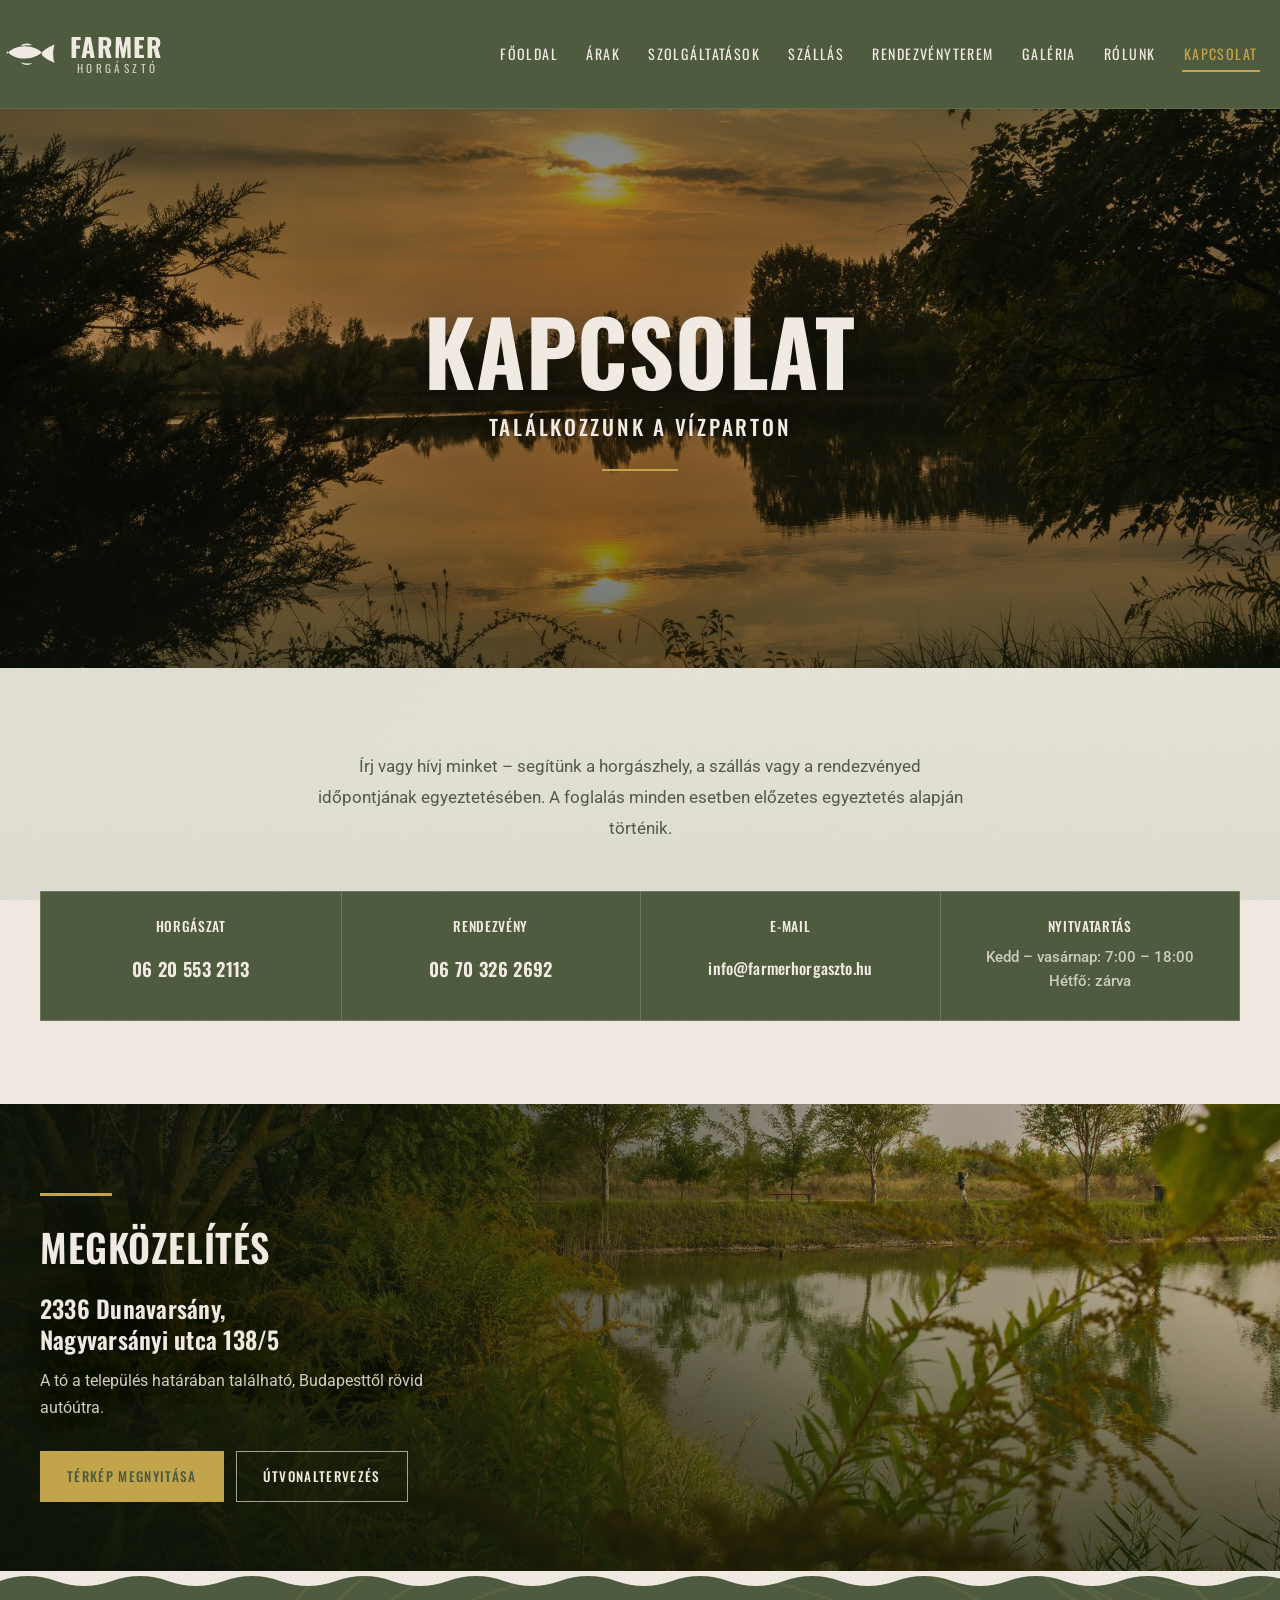
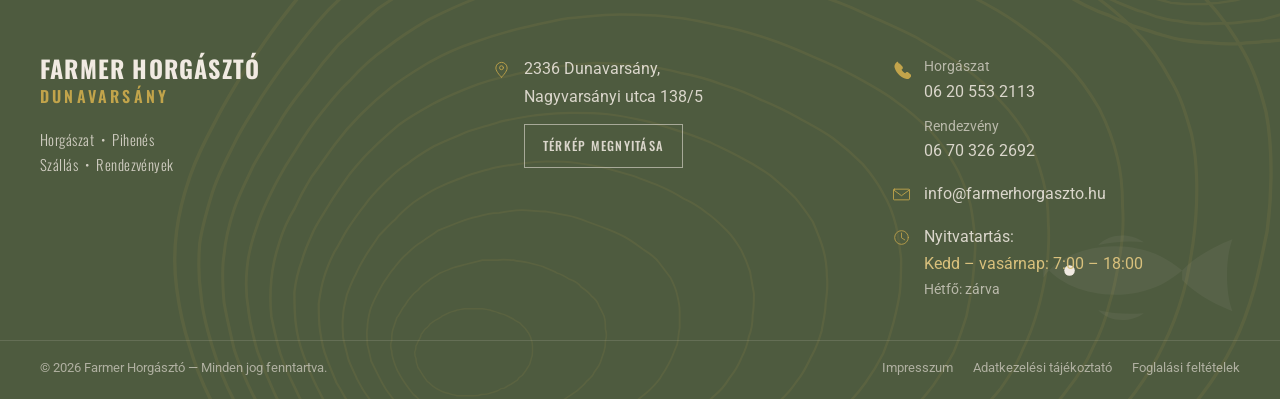
<file: kapcsolat.html>
<!DOCTYPE html>
<html lang="hu">
<head>
<meta charset="utf-8">
<meta name="viewport" content="width=device-width, initial-scale=1">
<title>Kapcsolat – Farmer Horgásztó</title>
<meta name="description" content="Farmer Horgásztó elérhetőségek: 2336 Dunavarsány, Nagyvarsányi utca 138/5. Telefon: 06 20 553 2113 (horgászat), 06 70 326 2692 (rendezvény), e-mail: info@farmerhorgaszto.hu.">
<meta name="theme-color" content="#4e5b3f">
<link rel="icon" href="assets/img/fish-icon-32.png?v=4" sizes="32x32" type="image/png">
<link rel="icon" href="favicon.ico?v=4" sizes="16x16 32x32 48x48">
<link rel="apple-touch-icon" href="assets/img/fish-icon-180.png?v=4">
<link rel="canonical" href="https://www.farmerhorgaszto.hu/kapcsolat.html">
<link rel="preconnect" href="https://fonts.googleapis.com"><link rel="preconnect" href="https://fonts.gstatic.com" crossorigin>
<link href="https://fonts.googleapis.com/css2?family=Oswald:wght@300;400;500;600;700&family=Roboto:wght@300;400;500;700&display=swap" rel="stylesheet">
<link rel="stylesheet" href="assets/css/style.css">
</head>
<body>
<a class="skip" href="#main">Ugrás a tartalomra</a>

<header class="hdr">
<div class="hdr__in">
<a class="logo" href="index.html" aria-label="Farmer Horgásztó – főoldal">
<svg class="logo__fish" viewBox="0 0 96 44" aria-hidden="true"><use href="assets/img/icons.svg#fish-logo"/></svg>
<span class="logo__t"><span class="logo__n">Farmer</span><span class="logo__s">Horgásztó</span></span>
</a>
<button class="burger" type="button" aria-expanded="false" aria-controls="nav" aria-label="Menü"><span></span><span></span><span></span></button>
<nav class="nav" id="nav" aria-label="Főmenü"><ul>
<li><a href="index.html">Főoldal</a></li>
<li><a href="arak.html">Árak</a></li>
<li><a href="szolgaltatasok.html">Szolgáltatások</a></li>
<li><a href="szallas.html">Szállás</a></li>
<li><a href="rendezvenyterem.html">Rendezvényterem</a></li>
<li><a href="galeria.html">Galéria</a></li>
<li><a href="rolunk.html">Rólunk</a></li>
<li><a href="kapcsolat.html" aria-current="page">Kapcsolat</a></li>
</ul></nav>
</div>
</header>

<main id="main">

<section class="phero">
  <div class="phero__img"><img src="images/DSC_5568.jpg" alt="Naplemente a Farmer Horgásztó vize fölött." fetchpriority="high"></div>
  <div class="phero__in">
    <h1 class="phero__t">Kapcsolat</h1>
    <p class="phero__sub">Találkozzunk a vízparton</p>
    <div class="phero__rule"></div>
  </div>
</section>

<section class="sec">
  <div class="wrap">
    <p class="lead center mx rv" style="max-width:66ch">Írj vagy hívj minket – segítünk a horgászhely, a szállás vagy a rendezvényed időpontjának egyeztetésében. A foglalás minden esetben előzetes egyeztetés alapján történik.</p>

    <ul class="feats feats--dark rv" style="margin-top:clamp(28px,3.6vw,48px)">
      <li>
        <span>Horgászat</span>
        <a href="tel:+36205532113" class="disp" style="font-size:1.16rem;font-weight:600;text-transform:none;letter-spacing:.02em;color:var(--cream)">06 20 553 2113</a>
      </li>
      <li>
        <span>Rendezvény</span>
        <a href="tel:+36703262692" class="disp" style="font-size:1.16rem;font-weight:600;text-transform:none;letter-spacing:.02em;color:var(--cream)">06 70 326 2692</a>
      </li>
      <li>
        <span>E-mail</span>
        <a href="mailto:info@farmerhorgaszto.hu?subject=Foglal%C3%A1s%20%E2%80%93%20Farmer%20Horg%C3%A1szt%C3%B3" class="disp" style="font-size:1rem;font-weight:500;text-transform:none;letter-spacing:.01em;color:var(--cream);word-break:break-word">info@farmerhorgaszto.hu</a>
      </li>
      <li>
        <span>Nyitvatartás</span>
        <span style="font-family:var(--body);font-size:.96rem;text-transform:none;letter-spacing:0;color:rgba(241,234,226,.78);line-height:1.6">Kedd – vasárnap: 7:00 – 18:00<br>Hétfő: zárva</span>
      </li>
    </ul>
  </div>
</section>

<!-- ============ FOTÓSÁV + MEGKÖZELÍTÉS ============ -->
<!-- A megközelítés adatai a fotósávba kerültek, hogy az oldal rövidebb
     legyen: a korábbi külön „Cím + térkép” szekció (panel + fotó) így
     elhagyható volt. -->
<section class="band band--info">
  <div class="band__img"><img src="images/DSC_5517.jpg" alt="A tó vize a parti fák és aranyvessző között." loading="lazy"></div>
  <div class="band__in">
    <h2 class="band__t">Megközelítés</h2>
    <p class="band__addr">2336 Dunavarsány,<br>Nagyvarsányi utca 138/5</p>
    <p class="band__d">A tó a település határában található, Budapesttől rövid autóútra.</p>
    <p class="band__btns">
      <a class="btn btn--gold" href="https://www.google.com/maps/search/?api=1&amp;query=Farmer+Horg%C3%A1szt%C3%B3%2C+Dunavars%C3%A1ny" target="_blank" rel="noopener">Térkép megnyitása</a>
      <a class="btn btn--ghost" href="https://www.google.com/maps/dir/?api=1&amp;destination=Farmer+Horg%C3%A1szt%C3%B3%2C+Dunavars%C3%A1ny" target="_blank" rel="noopener">Útvonaltervezés</a>
    </p>
  </div>
</section>


</main>

<footer class="ftr">
<svg class="ftr__fish" viewBox="0 0 96 44" aria-hidden="true"><use href="assets/img/icons.svg#fish-logo"/></svg>
<div class="ftr__top">
<div class="ftr__brand">
<p class="ftr__n">Farmer Horgásztó</p>
<p class="ftr__c">Dunavarsány</p>
<p class="ftr__tags">Horgászat &nbsp;&bull;&nbsp; Pihenés<br>Szállás &nbsp;&bull;&nbsp; Rendezvények</p>
</div>
<div class="ftr__rows">
<div class="ftr__row"><svg class="ico" aria-hidden="true"><use href="assets/img/icons.svg#pin"/></svg>
<div><p>2336 Dunavarsány,<br>Nagyvarsányi utca 138/5</p>
<a class="ftr__btn" href="https://www.google.com/maps/search/?api=1&amp;query=Farmer+Horg%C3%A1szt%C3%B3%2C+Dunavars%C3%A1ny" target="_blank" rel="noopener">Térkép megnyitása</a></div></div>
</div>
<div class="ftr__rows">
<div class="ftr__row"><svg class="ico" aria-hidden="true"><use href="assets/img/icons.svg#phone"/></svg>
<div class="ftr__phones">
<p class="ftr__sm">Horgászat</p><a href="tel:+36205532113">06 20 553 2113</a>
<p class="ftr__sm">Rendezvény</p><a href="tel:+36703262692">06 70 326 2692</a>
</div></div>
<div class="ftr__row"><svg class="ico" aria-hidden="true"><use href="assets/img/icons.svg#mail"/></svg><a href="mailto:info@farmerhorgaszto.hu">info@farmerhorgaszto.hu</a></div>
<div class="ftr__row"><svg class="ico" aria-hidden="true"><use href="assets/img/icons.svg#clock"/></svg>
<div><p>Nyitvatartás:</p><p class="g">Kedd – vasárnap: 7:00 – 18:00</p><p class="ftr__sm">Hétfő: zárva</p></div></div>
</div>
</div>
<div class="ftr__bot">
<p>© 2026 Farmer Horgásztó — Minden jog fenntartva.</p>
<nav aria-label="Jogi információk">
<a href="impresszum.html">Impresszum</a>
<a href="adatkezeles.html">Adatkezelési tájékoztató</a>
<a href="feltetelek.html">Foglalási feltételek</a>
</nav>
</div>
</footer>

<script src="assets/js/main.js" defer></script>
</body>
</html>
</file>
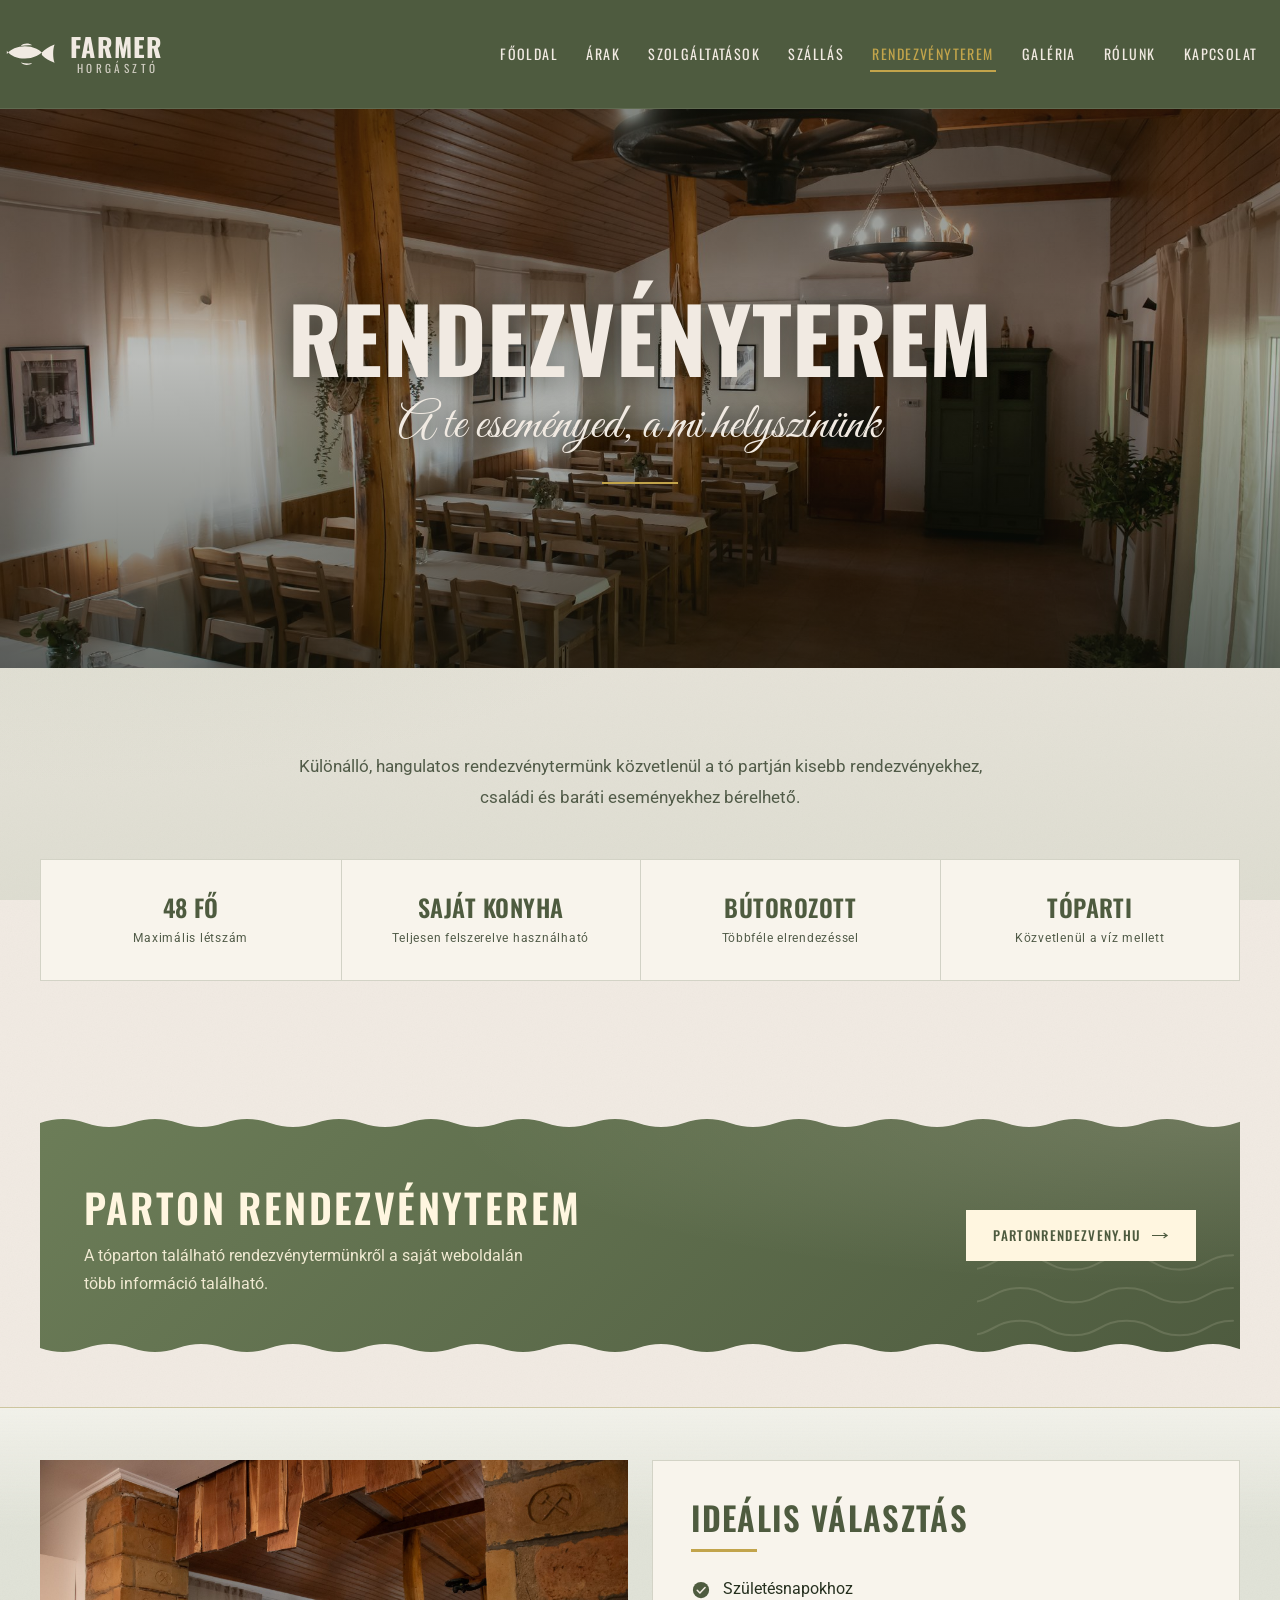
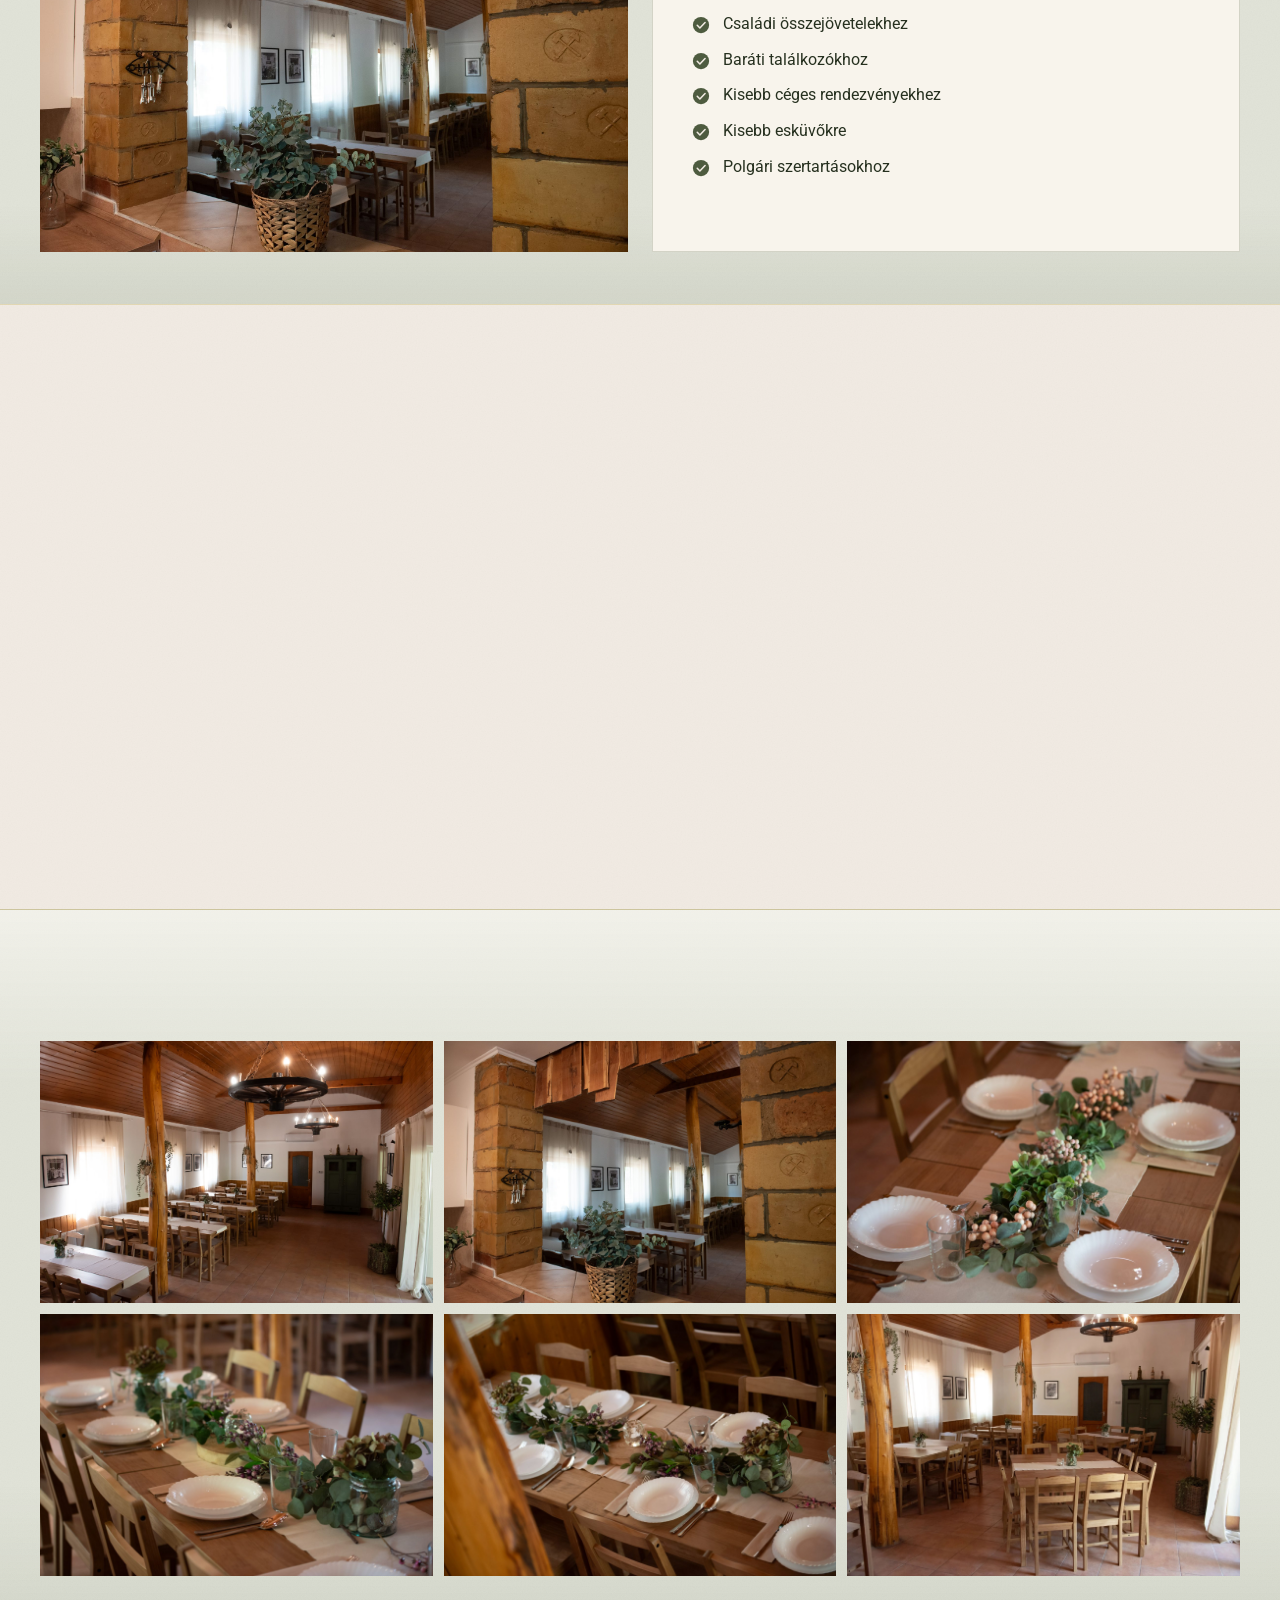
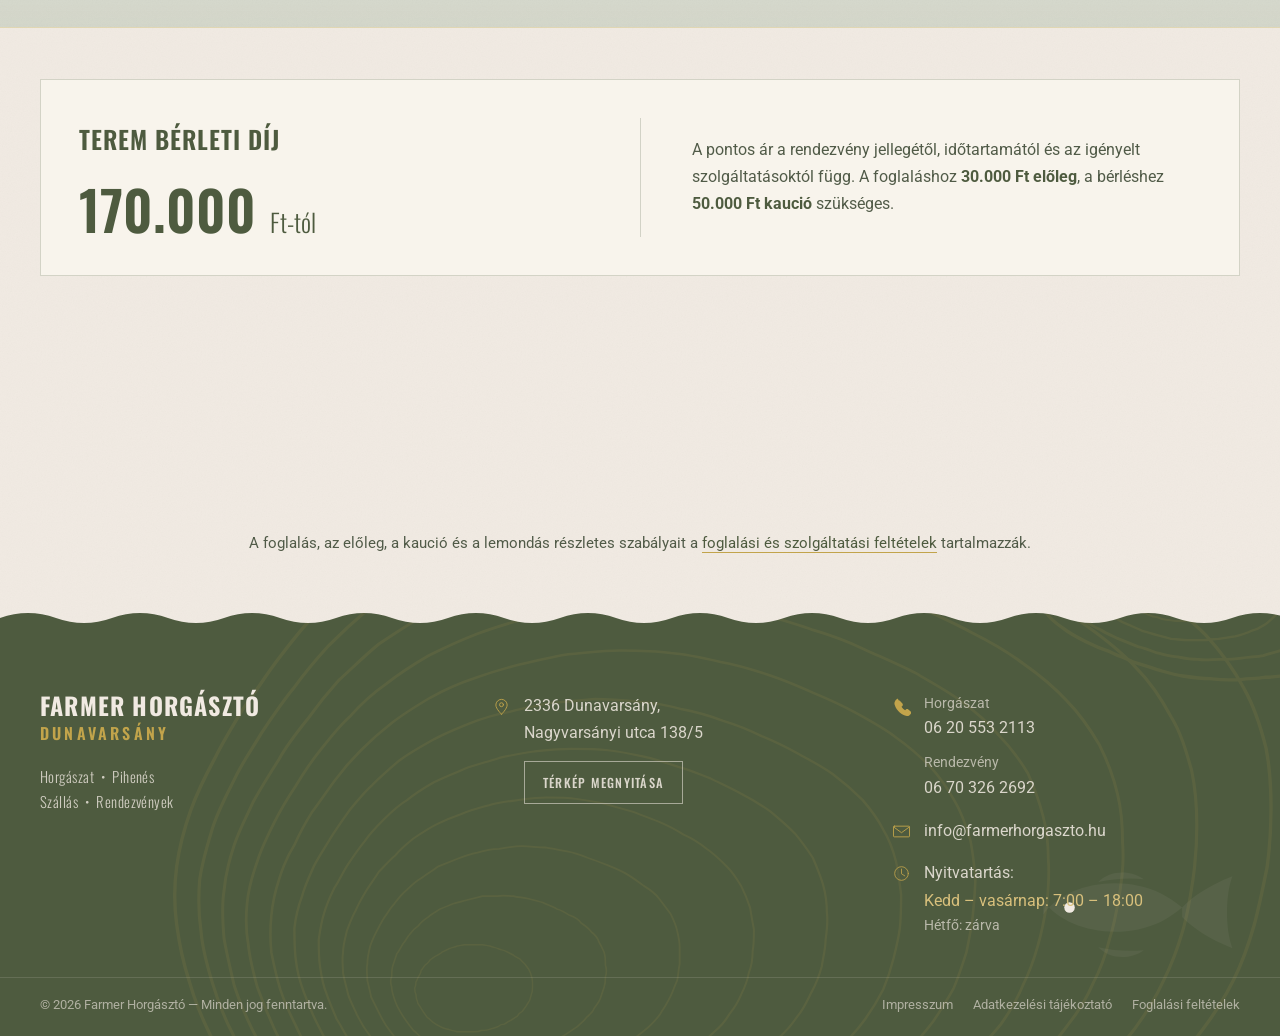
<file: rendezvenyterem.html>
<!DOCTYPE html>
<html lang="hu">
<head>
<meta charset="utf-8">
<meta name="viewport" content="width=device-width, initial-scale=1">
<title>Rendezvényterem – Farmer Horgásztó</title>
<meta name="description" content="Különálló rendezvényterem a tó partján Dunavarsányban. Születésnap, családi és baráti összejövetel, kisebb céges rendezvény, polgári szertartás. Bérleti díj 170.000 Ft-tól.">
<meta name="theme-color" content="#4e5b3f">
<link rel="icon" href="assets/img/fish-icon-32.png?v=4" sizes="32x32" type="image/png">
<link rel="icon" href="favicon.ico?v=4" sizes="16x16 32x32 48x48">
<link rel="apple-touch-icon" href="assets/img/fish-icon-180.png?v=4">
<link rel="canonical" href="https://www.farmerhorgaszto.hu/rendezvenyterem.html">
<link rel="preconnect" href="https://fonts.googleapis.com"><link rel="preconnect" href="https://fonts.gstatic.com" crossorigin>
<link href="https://fonts.googleapis.com/css2?family=Great+Vibes&family=Oswald:wght@300;400;500;600;700&family=Roboto:wght@300;400;500;700&display=swap" rel="stylesheet">
<link rel="stylesheet" href="assets/css/style.css">
</head>
<body>
<a class="skip" href="#main">Ugrás a tartalomra</a>

<header class="hdr">
<div class="hdr__in">
<a class="logo" href="index.html" aria-label="Farmer Horgásztó – főoldal">
<svg class="logo__fish" viewBox="0 0 96 44" aria-hidden="true"><use href="assets/img/icons.svg#fish-logo"/></svg>
<span class="logo__t"><span class="logo__n">Farmer</span><span class="logo__s">Horgásztó</span></span>
</a>
<button class="burger" type="button" aria-expanded="false" aria-controls="nav" aria-label="Menü"><span></span><span></span><span></span></button>
<nav class="nav" id="nav" aria-label="Főmenü"><ul>
<li><a href="index.html">Főoldal</a></li>
<li><a href="arak.html">Árak</a></li>
<li><a href="szolgaltatasok.html">Szolgáltatások</a></li>
<li><a href="szallas.html">Szállás</a></li>
<li><a href="rendezvenyterem.html" aria-current="page">Rendezvényterem</a></li>
<li><a href="galeria.html">Galéria</a></li>
<li><a href="rolunk.html">Rólunk</a></li>
<li><a href="kapcsolat.html">Kapcsolat</a></li>
</ul></nav>
</div>
</header>

<main id="main">

<section class="phero">
  <div class="phero__img"><img src="images/DSC_6431.jpg" alt="A rendezvényterem belső tér, megterített asztalokkal." fetchpriority="high"></div>
  <div class="phero__in">
    <h1 class="phero__t">Rendezvényterem</h1>
    <p class="phero__script">A te eseményed, a mi helyszínünk</p>
    <div class="phero__rule"></div>
  </div>
</section>

<section class="sec">
  <div class="wrap">
    <p class="lead center mx rv" style="max-width:70ch">Különálló, hangulatos rendezvénytermünk közvetlenül a tó partján kisebb rendezvényekhez, családi és baráti eseményekhez bérelhető.</p>

    <ul class="specs rv" style="--n:4;margin-top:clamp(28px,3.6vw,48px)">
      <li><b>48 <em>fő</em></b><span>Maximális létszám</span></li>
      <li><b>Saját konyha</b><span>Teljesen felszerelve használható</span></li>
      <li><b>Bútorozott</b><span>Többféle elrendezéssel</span></li>
      <li><b>Tóparti</b><span>Közvetlenül a víz mellett</span></li>
    </ul>
  </div>
</section>

<!-- ============ PARTON – A TEREM SAJÁT OLDALA ============ -->
<!-- Ugyanaz a helyszín (Nagyvarsányi u. 138/5), rendezvényekre külön
     oldallal és arculattal: partonrendezveny.hu. A blokk a Parton
     színeit viseli — lásd a 25. szakaszt a stíluslapban. -->
<section class="sec sec--tight">
  <div class="wrap">
    <aside class="pcta rv">
      <!-- beágyazott dísz-SVG: a sprite külső hivatkozását a Safari nem tölti be -->
      <svg class="pcta__ripple" viewBox="0 0 300 150" fill="none" stroke="currentColor" stroke-width="2" stroke-linecap="round" aria-hidden="true">
        <path d="M-10 26c26 0 26-14 52-14s26 14 52 14 26-14 52-14 26 14 52 14 26-14 52-14"/>
        <path d="M-10 58c26 0 26-14 52-14s26 14 52 14 26-14 52-14 26 14 52 14 26-14 52-14"/>
        <path d="M-10 90c26 0 26-14 52-14s26 14 52 14 26-14 52-14 26 14 52 14 26-14 52-14"/>
        <path d="M-10 122c26 0 26-14 52-14s26 14 52 14 26-14 52-14 26 14 52 14 26-14 52-14"/>
      </svg>
      <div class="pcta__in">
        <div>
          <p class="pcta__t">Parton rendezvényterem</p>
          <p class="pcta__d">A tóparton található rendezvénytermünkről a saját weboldalán több információ található.</p>
        </div>
        <a class="btn pcta__btn" href="https://partonrendezveny.hu/" target="_blank" rel="noopener">partonrendezveny.hu
          <svg class="btn__a" viewBox="0 0 18 6" aria-hidden="true"><g fill="none" stroke="currentColor" stroke-width="1.1" stroke-linecap="round" stroke-linejoin="round"><path d="M0 3h16"/><path d="M12.6.6 16 3l-3.4 2.4"/></g></svg></a>
      </div>
    </aside>
  </div>
</section>

<!-- ============ IDEÁLIS VÁLASZTÁS ============ -->
<section class="sec sec--tight sec--haze">
  <div class="wrap">
    <div class="split rv" style="align-items:stretch">
      <figure style="margin:0;overflow:hidden;background:var(--dark-2);min-height:300px">
        <img src="images/DSC_6699.jpg" alt="A rendezvényterem téglapillérekkel és fagerendás mennyezettel." loading="lazy" style="width:100%;height:100%;object-fit:cover">
      </figure>
      <div class="panel panel--paper">
        <h2 class="shead2 shead2--l">Ideális választás</h2>
        <div class="uline"></div>
        <ul class="checks" style="margin-top:1.5em">
          <li><svg class="ico" aria-hidden="true"><use href="assets/img/icons.svg#check"/></svg>Születésnapokhoz</li>
          <li><svg class="ico" aria-hidden="true"><use href="assets/img/icons.svg#check"/></svg>Családi összejövetelekhez</li>
          <li><svg class="ico" aria-hidden="true"><use href="assets/img/icons.svg#check"/></svg>Baráti találkozókhoz</li>
          <li><svg class="ico" aria-hidden="true"><use href="assets/img/icons.svg#check"/></svg>Kisebb céges rendezvényekhez</li>
          <li><svg class="ico" aria-hidden="true"><use href="assets/img/icons.svg#check"/></svg>Kisebb esküvőkre</li>
          <li><svg class="ico" aria-hidden="true"><use href="assets/img/icons.svg#check"/></svg>Polgári szertartásokhoz</li>
        </ul>
      </div>
    </div>
  </div>
</section>

<!-- ============ AMIT BIZTOSÍTUNK ============ -->
<section class="sec sec--tight">
  <div class="wrap">
    <div class="panel rv">
      <div class="split split--w">
        <div>
          <h2 class="shead2 shead2--l">Amit biztosítunk</h2>
          <div class="uline"></div>
          <ul class="checks" style="margin-top:1.5em">
            <li><svg class="ico" aria-hidden="true"><use href="assets/img/icons.svg#check"/></svg>Bútorok</li>
            <li><svg class="ico" aria-hidden="true"><use href="assets/img/icons.svg#check"/></svg>Terítés</li>
            <li><svg class="ico" aria-hidden="true"><use href="assets/img/icons.svg#check"/></svg>Teljesen felszerelt konyha</li>
            <li><svg class="ico" aria-hidden="true"><use href="assets/img/icons.svg#check"/></svg>Kültéri tóparti helyszín</li>
          </ul>
        </div>
        <!-- Parton rendezvényterem fotói — ugyanaz a helyszín -->
        <div class="gal gal--plain" style="grid-template-columns:repeat(2,1fr)">
          <a href="images/DSC_6555.jpg"><img src="images/DSC_6555.jpg" alt="Megterített asztal közelről, zöld asztaldiszekkel." loading="lazy"></a>
          <a href="images/DSC_6624.jpg"><img src="images/DSC_6624.jpg" alt="Hosszú faasztal terítéssel és virágokkal." loading="lazy"></a>
          <a href="images/DSC_6660.jpg"><img src="images/DSC_6660.jpg" alt="Asztali terítés részlete a teremben." loading="lazy"></a>
          <a href="images/DSC_6699.jpg"><img src="images/DSC_6699.jpg" alt="Téglapillérek és fagerendás mennyezet a teremben." loading="lazy"></a>
        </div>
      </div>
    </div>
  </div>
</section>

<!-- ============ GALÉRIA ============ -->
<section class="sec sec--tight sec--haze">
  <div class="wrap wrap--wide">
    <h2 class="shead rv">A terem</h2>
    <div class="gal gal--plain" style="grid-template-columns:repeat(3,1fr)">
      <a href="images/DSC_6431.jpg"><img src="images/DSC_6431.jpg" alt="A terem üresen, hosszú asztalokkal és kovácsoltvas csillárral." loading="lazy"></a>
      <a href="images/DSC_6699.jpg"><img src="images/DSC_6699.jpg" alt="Téglapillérek és fagerendás mennyezet a teremben." loading="lazy"></a>
      <a href="images/DSC_6555.jpg"><img src="images/DSC_6555.jpg" alt="Megterített asztal közelről." loading="lazy"></a>
      <a href="images/DSC_6624.jpg"><img src="images/DSC_6624.jpg" alt="Hosszú faasztal terítéssel és virágokkal." loading="lazy"></a>
      <a href="images/DSC_6660.jpg"><img src="images/DSC_6660.jpg" alt="Asztali terítés részlete." loading="lazy"></a>
      <a href="images/terem-elrendezes.jpg"><img src="images/terem-elrendezes.jpg" alt="A terem négyszemélyes asztalokkal berendezve, háttérben a zöld szekrénnyel." loading="lazy"></a>
    </div>
  </div>
</section>

<!-- ============ BÉRLETI DÍJ ============ -->
<section class="sec sec--tight">
  <div class="wrap">
    <div class="panel panel--paper rv">
      <div class="pricepanel">
        <div>
          <p class="pricepanel__label">Terem bérleti díj</p>
          <p class="pricepanel__v">170.000 <em>Ft-tól</em></p>
        </div>
        <span class="pricepanel__div"></span>
        <p class="pricepanel__note">A pontos ár a rendezvény jellegétől, időtartamától és az igényelt szolgáltatásoktól függ. A foglaláshoz <strong>30.000 Ft előleg</strong>, a bérléshez <strong>50.000 Ft kaució</strong> szükséges.</p>
      </div>
    </div>
  </div>
</section>

<!-- ============ FOGLALÁS ============ -->
<section class="sec sec--tight">
  <div class="wrap">
    <div class="ctabar ctabar--dark rv">
      <svg class="ico" aria-hidden="true"><use href="assets/img/icons.svg#calendar"/></svg>
      <div><p class="ctabar__t">Foglalás és időpont egyeztetés</p>
      <p class="ctabar__d">Vedd fel velünk a kapcsolatot, és segítünk az eseményed megszervezésében!</p></div>
      <a class="btn btn--gold" href="kapcsolat.html">Kapcsolat</a>
    </div>
    <p class="center" style="margin-top:1.6em;font-size:.92rem;color:var(--ink-soft)">A foglalás, az előleg, a kaució és a lemondás részletes szabályait a <a href="feltetelek.html" style="color:var(--dark);border-bottom:1px solid var(--gold)">foglalási és szolgáltatási feltételek</a> tartalmazzák.</p>
  </div>
</section>

</main>

<footer class="ftr">
<svg class="ftr__fish" viewBox="0 0 96 44" aria-hidden="true"><use href="assets/img/icons.svg#fish-logo"/></svg>
<div class="ftr__top">
<div class="ftr__brand">
<p class="ftr__n">Farmer Horgásztó</p>
<p class="ftr__c">Dunavarsány</p>
<p class="ftr__tags">Horgászat &nbsp;&bull;&nbsp; Pihenés<br>Szállás &nbsp;&bull;&nbsp; Rendezvények</p>
</div>
<div class="ftr__rows">
<div class="ftr__row"><svg class="ico" aria-hidden="true"><use href="assets/img/icons.svg#pin"/></svg>
<div><p>2336 Dunavarsány,<br>Nagyvarsányi utca 138/5</p>
<a class="ftr__btn" href="https://www.google.com/maps/search/?api=1&amp;query=Farmer+Horg%C3%A1szt%C3%B3%2C+Dunavars%C3%A1ny" target="_blank" rel="noopener">Térkép megnyitása</a></div></div>
</div>
<div class="ftr__rows">
<div class="ftr__row"><svg class="ico" aria-hidden="true"><use href="assets/img/icons.svg#phone"/></svg>
<div class="ftr__phones">
<p class="ftr__sm">Horgászat</p><a href="tel:+36205532113">06 20 553 2113</a>
<p class="ftr__sm">Rendezvény</p><a href="tel:+36703262692">06 70 326 2692</a>
</div></div>
<div class="ftr__row"><svg class="ico" aria-hidden="true"><use href="assets/img/icons.svg#mail"/></svg><a href="mailto:info@farmerhorgaszto.hu">info@farmerhorgaszto.hu</a></div>
<div class="ftr__row"><svg class="ico" aria-hidden="true"><use href="assets/img/icons.svg#clock"/></svg>
<div><p>Nyitvatartás:</p><p class="g">Kedd – vasárnap: 7:00 – 18:00</p><p class="ftr__sm">Hétfő: zárva</p></div></div>
</div>
</div>
<div class="ftr__bot">
<p>© 2026 Farmer Horgásztó — Minden jog fenntartva.</p>
<nav aria-label="Jogi információk">
<a href="impresszum.html">Impresszum</a>
<a href="adatkezeles.html">Adatkezelési tájékoztató</a>
<a href="feltetelek.html">Foglalási feltételek</a>
</nav>
</div>
</footer>

<script src="assets/js/main.js" defer></script>
</body>
</html>
</file>
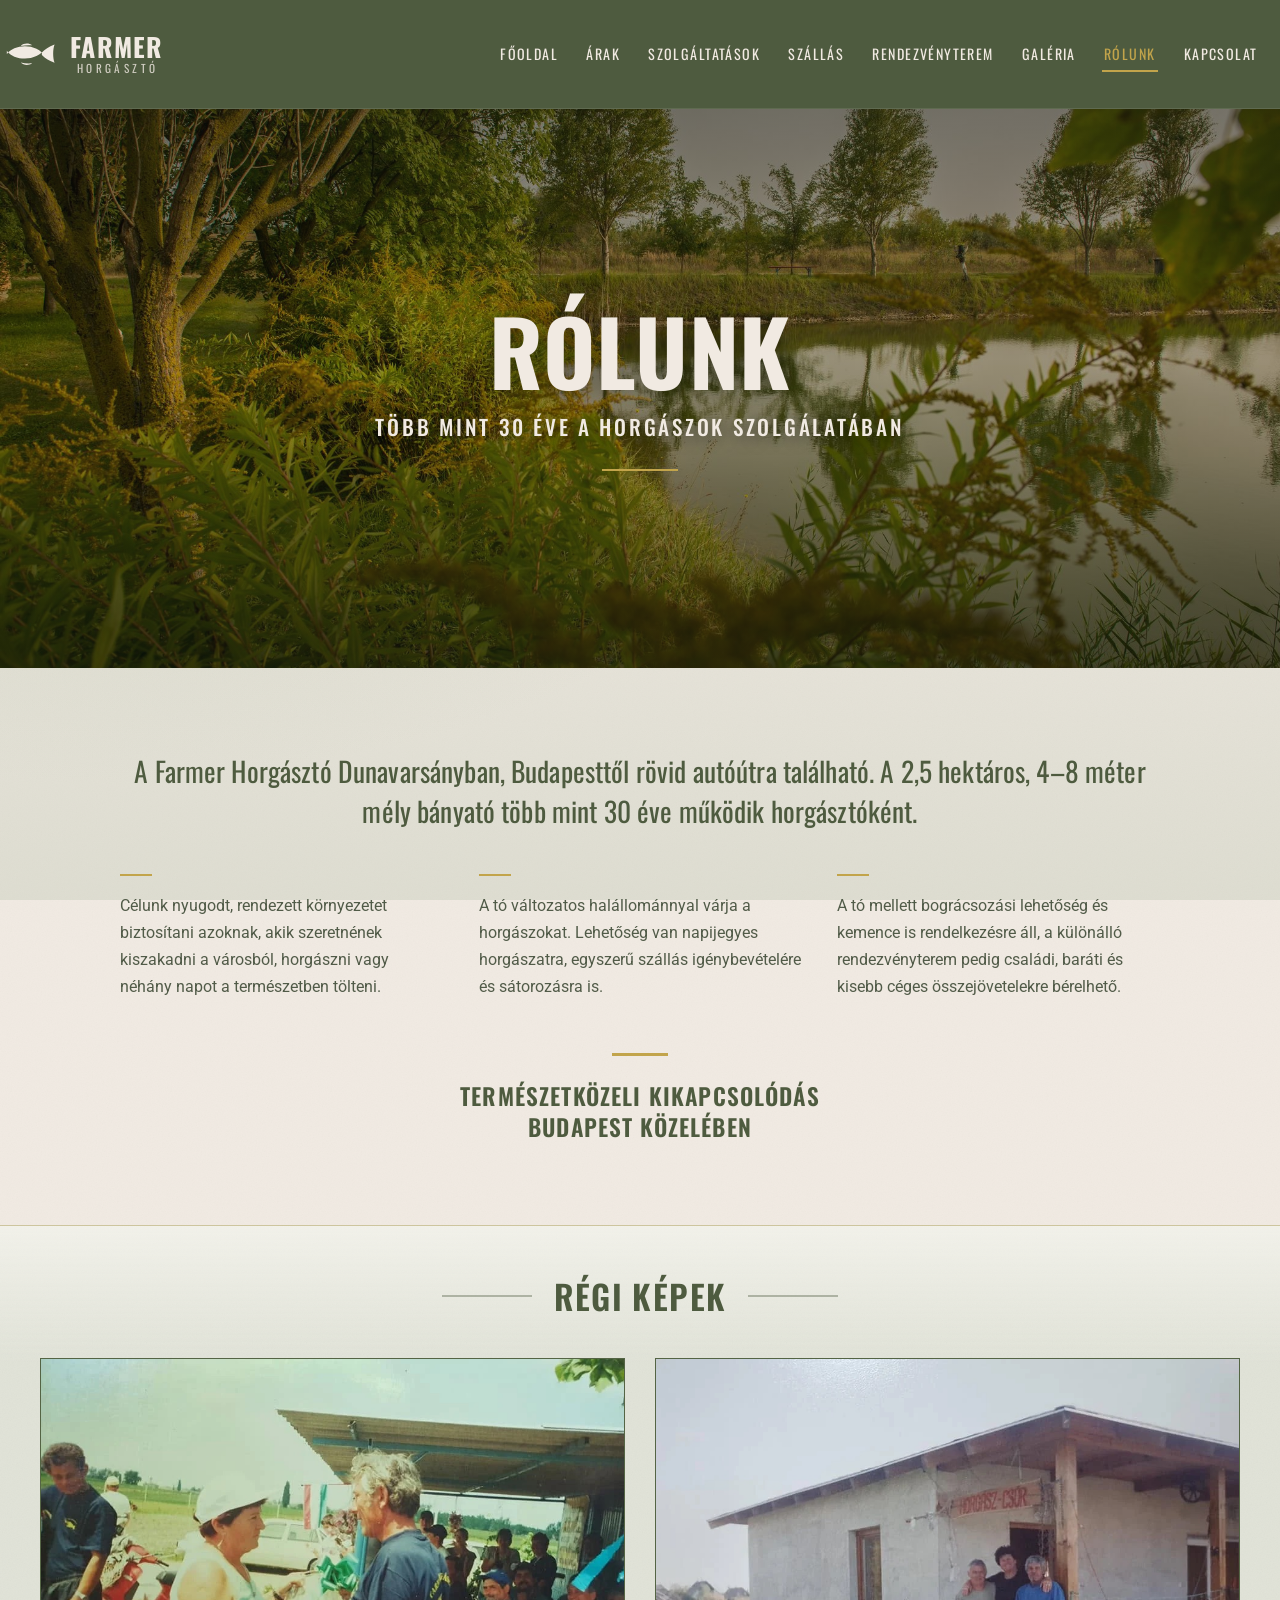
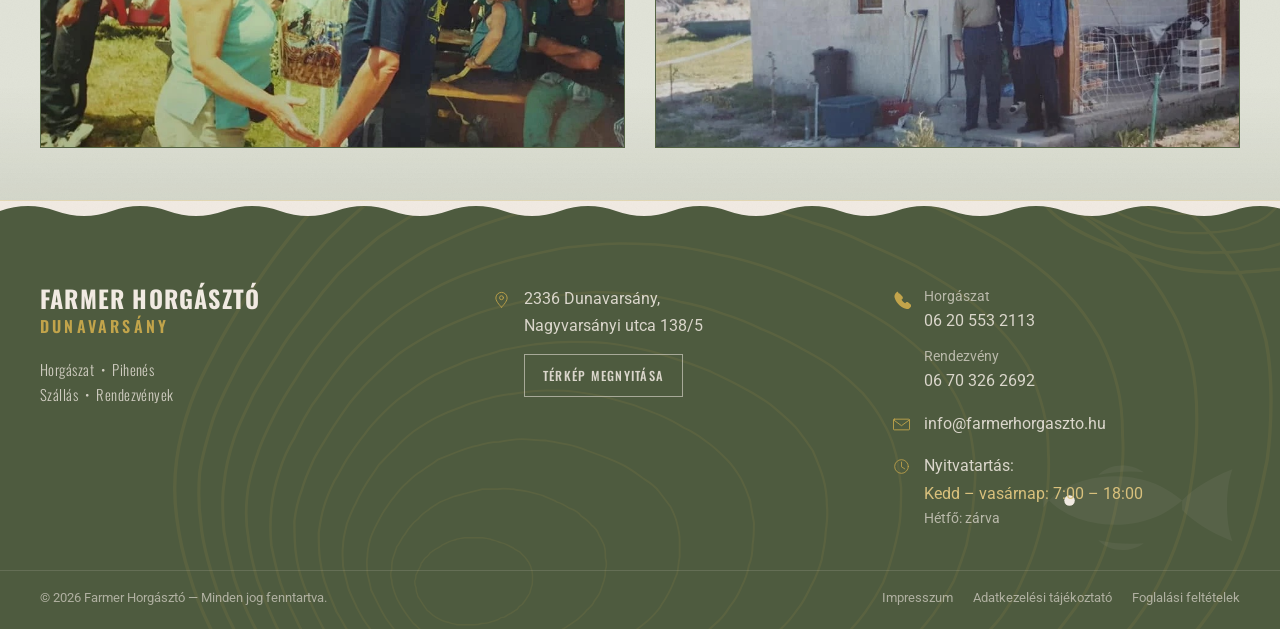
<file: rolunk.html>
<!DOCTYPE html>
<html lang="hu">
<head>
<meta charset="utf-8">
<meta name="viewport" content="width=device-width, initial-scale=1">
<title>Rólunk – Farmer Horgásztó</title>
<meta name="description" content="A Farmer Horgásztó Dunavarsányban, Budapesttől rövid autóútra. A 2,5 hektáros, 4–8 méter mély bányató több mint 30 éve működik horgásztóként.">
<meta name="theme-color" content="#4e5b3f">
<link rel="icon" href="assets/img/fish-icon-32.png?v=4" sizes="32x32" type="image/png">
<link rel="icon" href="favicon.ico?v=4" sizes="16x16 32x32 48x48">
<link rel="apple-touch-icon" href="assets/img/fish-icon-180.png?v=4">
<link rel="canonical" href="https://www.farmerhorgaszto.hu/rolunk.html">
<link rel="preconnect" href="https://fonts.googleapis.com"><link rel="preconnect" href="https://fonts.gstatic.com" crossorigin>
<link href="https://fonts.googleapis.com/css2?family=Oswald:wght@300;400;500;600;700&family=Roboto:wght@300;400;500;700&display=swap" rel="stylesheet">
<link rel="stylesheet" href="assets/css/style.css">
</head>
<body>
<a class="skip" href="#main">Ugrás a tartalomra</a>

<header class="hdr">
<div class="hdr__in">
<a class="logo" href="index.html" aria-label="Farmer Horgásztó – főoldal">
<svg class="logo__fish" viewBox="0 0 96 44" aria-hidden="true"><use href="assets/img/icons.svg#fish-logo"/></svg>
<span class="logo__t"><span class="logo__n">Farmer</span><span class="logo__s">Horgásztó</span></span>
</a>
<button class="burger" type="button" aria-expanded="false" aria-controls="nav" aria-label="Menü"><span></span><span></span><span></span></button>
<nav class="nav" id="nav" aria-label="Főmenü"><ul>
<li><a href="index.html">Főoldal</a></li>
<li><a href="arak.html">Árak</a></li>
<li><a href="szolgaltatasok.html">Szolgáltatások</a></li>
<li><a href="szallas.html">Szállás</a></li>
<li><a href="rendezvenyterem.html">Rendezvényterem</a></li>
<li><a href="galeria.html">Galéria</a></li>
<li><a href="rolunk.html" aria-current="page">Rólunk</a></li>
<li><a href="kapcsolat.html">Kapcsolat</a></li>
</ul></nav>
</div>
</header>

<main id="main">

<section class="phero">
  <div class="phero__img"><img src="images/DSC_5517.jpg" alt="A Farmer Horgásztó vize fűzfa ágain át." fetchpriority="high"></div>
  <div class="phero__in">
    <h1 class="phero__t">Rólunk</h1>
    <p class="phero__sub">Több mint 30 éve a horgászok szolgálatában</p>
    <div class="phero__rule"></div>
  </div>
</section>

<section class="sec">
  <div class="wrap">
    <div class="intro rv">
      <p class="intro__lead">A Farmer Horgásztó Dunavarsányban, Budapesttől rövid autóútra található. A 2,5 hektáros, 4–8 méter mély bányató több mint 30 éve működik horgásztóként.</p>

      <div class="intro__cols">
        <p>Célunk nyugodt, rendezett környezetet biztosítani azoknak, akik szeretnének kiszakadni a városból, horgászni vagy néhány napot a természetben tölteni.</p>
        <p>A tó változatos halállománnyal várja a horgászokat. Lehetőség van napijegyes horgászatra, egyszerű szállás igénybevételére és sátorozásra is.</p>
        <p>A tó mellett bográcsozási lehetőség és kemence is rendelkezésre áll, a különálló rendezvényterem pedig családi, baráti és kisebb céges összejövetelekre bérelhető.</p>
      </div>

      <div class="pull">
        <p>Természetközeli kikapcsolódás Budapest közelében</p>
      </div>
    </div>
  </div>
</section>

<!-- ============ RÉGI KÉPEK ============ -->
<!-- Archív családi felvételek, a Parton-oldal fotókészletéből átvéve
     (rolunk-story-a/b) — ugyanaz a tó, ugyanaz a történet. -->
<section class="sec sec--tight sec--haze">
  <div class="wrap">
    <h2 class="shead rv">Régi képek</h2>
    <div class="archive rv">
      <a href="images/regi-1.jpg"><img src="images/regi-1.jpg" alt="Régi felvétel: díjátadás a tó melletti büfénél, a háttérben padokon ülő horgászokkal." loading="lazy"></a>
      <a href="images/regi-2.jpg"><img src="images/regi-2.jpg" alt="Régi felvétel: hárman a horgászcsűr bejárata előtt, a tó partján." loading="lazy"></a>
    </div>
  </div>
</section>

</main>

<footer class="ftr">
<svg class="ftr__fish" viewBox="0 0 96 44" aria-hidden="true"><use href="assets/img/icons.svg#fish-logo"/></svg>
<div class="ftr__top">
<div class="ftr__brand">
<p class="ftr__n">Farmer Horgásztó</p>
<p class="ftr__c">Dunavarsány</p>
<p class="ftr__tags">Horgászat &nbsp;&bull;&nbsp; Pihenés<br>Szállás &nbsp;&bull;&nbsp; Rendezvények</p>
</div>
<div class="ftr__rows">
<div class="ftr__row"><svg class="ico" aria-hidden="true"><use href="assets/img/icons.svg#pin"/></svg>
<div><p>2336 Dunavarsány,<br>Nagyvarsányi utca 138/5</p>
<a class="ftr__btn" href="https://www.google.com/maps/search/?api=1&amp;query=Farmer+Horg%C3%A1szt%C3%B3%2C+Dunavars%C3%A1ny" target="_blank" rel="noopener">Térkép megnyitása</a></div></div>
</div>
<div class="ftr__rows">
<div class="ftr__row"><svg class="ico" aria-hidden="true"><use href="assets/img/icons.svg#phone"/></svg>
<div class="ftr__phones">
<p class="ftr__sm">Horgászat</p><a href="tel:+36205532113">06 20 553 2113</a>
<p class="ftr__sm">Rendezvény</p><a href="tel:+36703262692">06 70 326 2692</a>
</div></div>
<div class="ftr__row"><svg class="ico" aria-hidden="true"><use href="assets/img/icons.svg#mail"/></svg><a href="mailto:info@farmerhorgaszto.hu">info@farmerhorgaszto.hu</a></div>
<div class="ftr__row"><svg class="ico" aria-hidden="true"><use href="assets/img/icons.svg#clock"/></svg>
<div><p>Nyitvatartás:</p><p class="g">Kedd – vasárnap: 7:00 – 18:00</p><p class="ftr__sm">Hétfő: zárva</p></div></div>
</div>
</div>
<div class="ftr__bot">
<p>© 2026 Farmer Horgásztó — Minden jog fenntartva.</p>
<nav aria-label="Jogi információk">
<a href="impresszum.html">Impresszum</a>
<a href="adatkezeles.html">Adatkezelési tájékoztató</a>
<a href="feltetelek.html">Foglalási feltételek</a>
</nav>
</div>
</footer>

<script src="assets/js/main.js" defer></script>
</body>
</html>
</file>
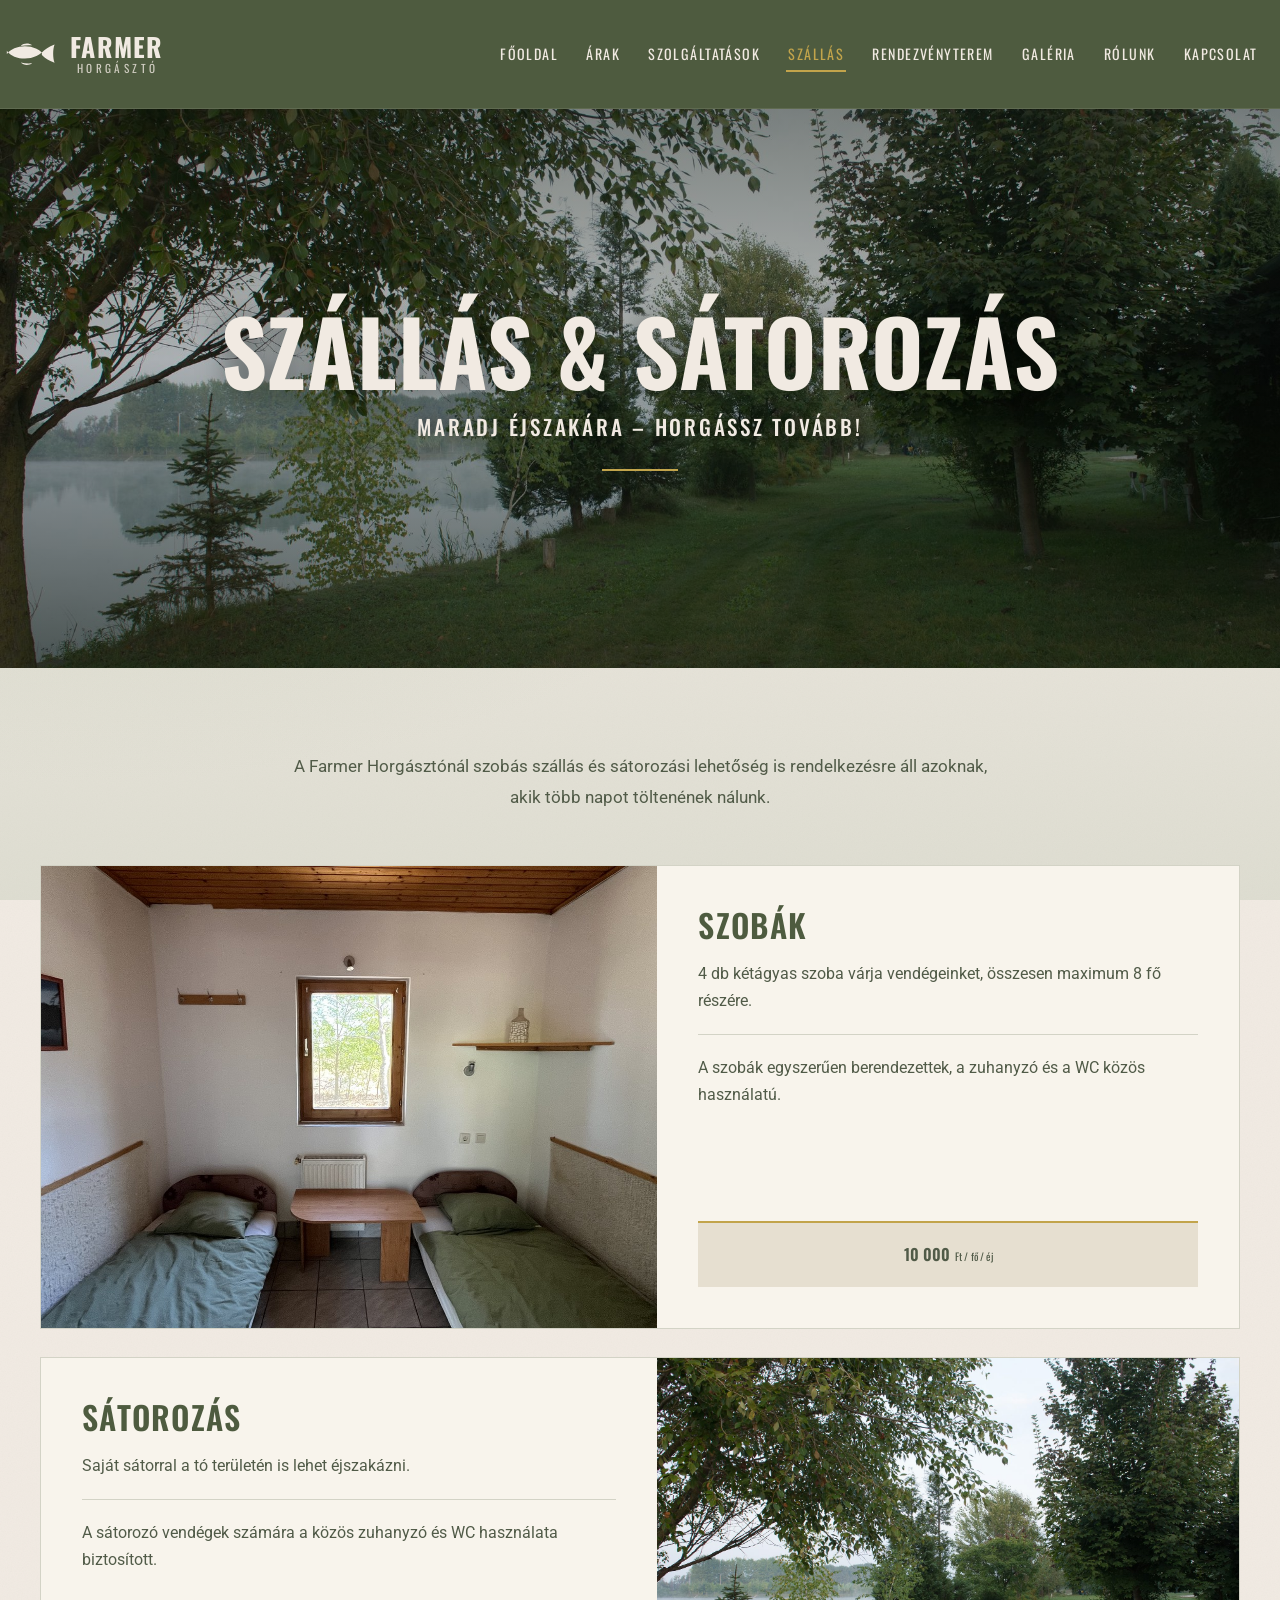
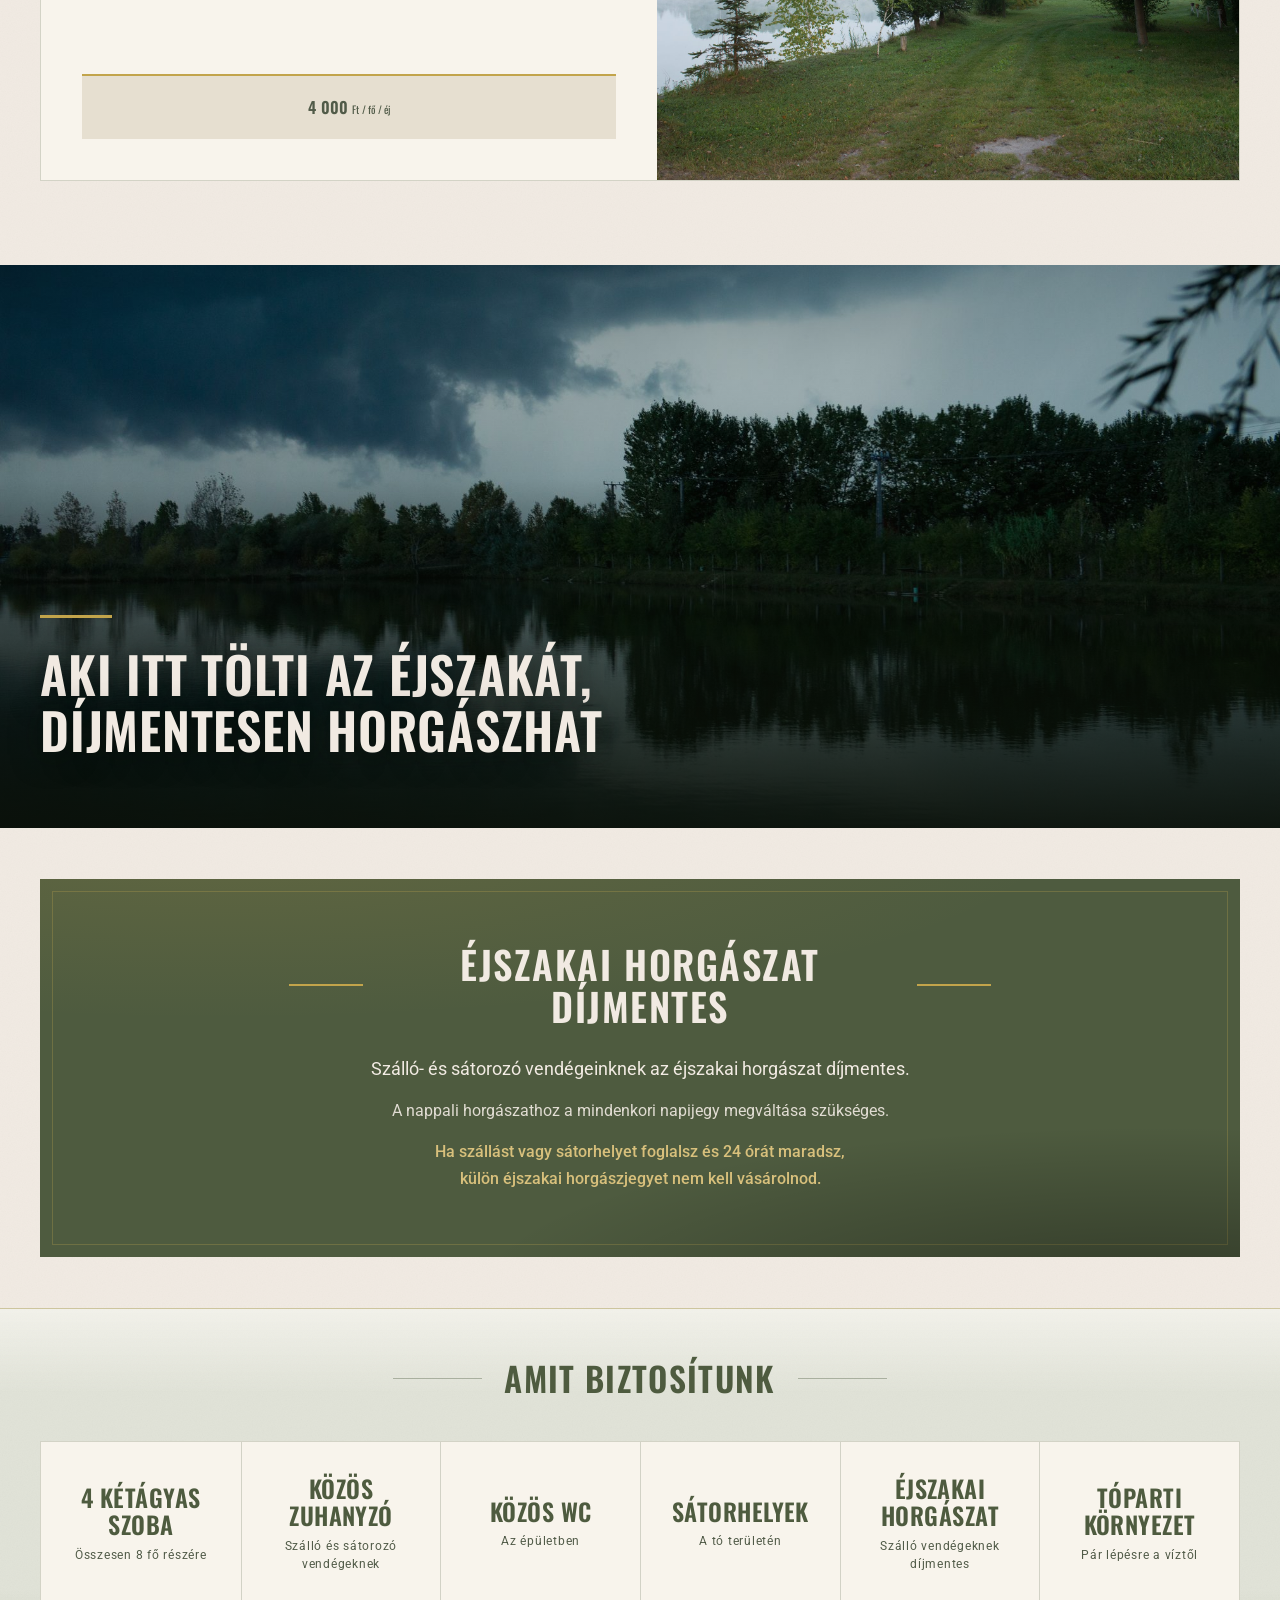
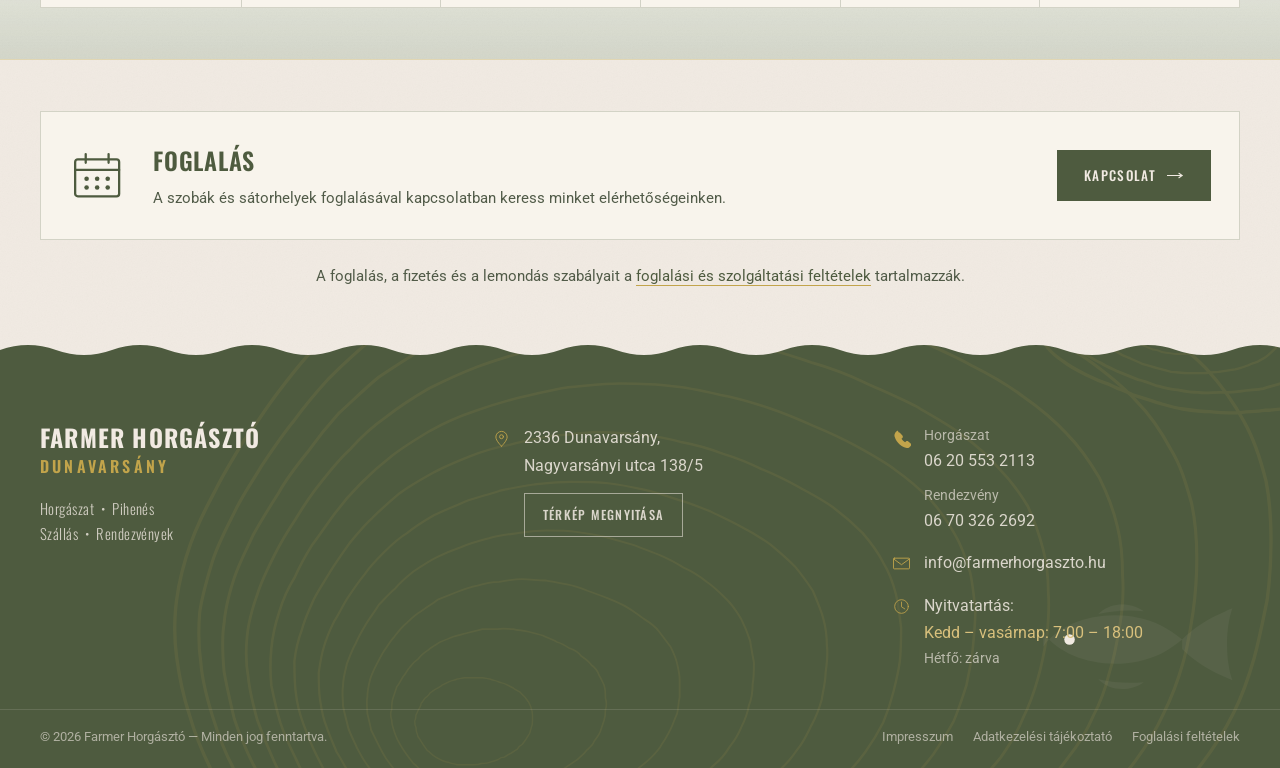
<file: szallas.html>
<!DOCTYPE html>
<html lang="hu">
<head>
<meta charset="utf-8">
<meta name="viewport" content="width=device-width, initial-scale=1">
<title>Szállás &amp; sátorozás – Farmer Horgásztó</title>
<meta name="description" content="Szobás szállás és sátorozási lehetőség a Farmer Horgásztón. 4 db kétágyas szoba, közös zuhanyzó és WC, éjszakai horgászat szálló vendégeknek díjmentes.">
<meta name="theme-color" content="#4e5b3f">
<link rel="icon" href="assets/img/fish-icon-32.png?v=4" sizes="32x32" type="image/png">
<link rel="icon" href="favicon.ico?v=4" sizes="16x16 32x32 48x48">
<link rel="apple-touch-icon" href="assets/img/fish-icon-180.png?v=4">
<link rel="canonical" href="https://www.farmerhorgaszto.hu/szallas.html">
<link rel="preconnect" href="https://fonts.googleapis.com"><link rel="preconnect" href="https://fonts.gstatic.com" crossorigin>
<link href="https://fonts.googleapis.com/css2?family=Oswald:wght@300;400;500;600;700&family=Roboto:wght@300;400;500;700&display=swap" rel="stylesheet">
<link rel="stylesheet" href="assets/css/style.css">
</head>
<body>
<a class="skip" href="#main">Ugrás a tartalomra</a>

<header class="hdr">
<div class="hdr__in">
<a class="logo" href="index.html" aria-label="Farmer Horgásztó – főoldal">
<svg class="logo__fish" viewBox="0 0 96 44" aria-hidden="true"><use href="assets/img/icons.svg#fish-logo"/></svg>
<span class="logo__t"><span class="logo__n">Farmer</span><span class="logo__s">Horgásztó</span></span>
</a>
<button class="burger" type="button" aria-expanded="false" aria-controls="nav" aria-label="Menü"><span></span><span></span><span></span></button>
<nav class="nav" id="nav" aria-label="Főmenü"><ul>
<li><a href="index.html">Főoldal</a></li>
<li><a href="arak.html">Árak</a></li>
<li><a href="szolgaltatasok.html">Szolgáltatások</a></li>
<li><a href="szallas.html" aria-current="page">Szállás</a></li>
<li><a href="rendezvenyterem.html">Rendezvényterem</a></li>
<li><a href="galeria.html">Galéria</a></li>
<li><a href="rolunk.html">Rólunk</a></li>
<li><a href="kapcsolat.html">Kapcsolat</a></li>
</ul></nav>
</div>
</header>

<main id="main">

<section class="phero">
  <div class="phero__img"><img src="images/DSC_5443.jpg" alt="Füves tópart fákkal, ahol a szállás és a sátorhelyek találhatók." fetchpriority="high"></div>
  <div class="phero__in">
    <h1 class="phero__t">Szállás &amp; sátorozás</h1>
    <p class="phero__sub">Maradj éjszakára – horgássz tovább!</p>
    <div class="phero__rule"></div>
  </div>
</section>

<section class="sec">
  <div class="wrap">
    <p class="lead center mx rv" style="max-width:70ch">A Farmer Horgásztónál szobás szállás és sátorozási lehetőség is rendelkezésre áll azoknak, akik több napot töltenének nálunk.</p>

    <div class="split split--stack" style="margin-top:clamp(30px,4vw,52px)">

      <article class="scard2 rv">
        <figure class="scard2__fig"><img src="images/szallas-szoba.jpg" alt="Kétfős szoba két ággyal, faburkolatos mennyezettel és kis asztallal az ablak alatt." loading="lazy"></figure>
        <div class="scard2__b">
          <div class="scard2__h"><h3>Szobák</h3></div>
          <p>4 db kétágyas szoba várja vendégeinket, összesen maximum 8 fő részére.</p>
          <hr>
          <p>A szobák egyszerűen berendezettek, a zuhanyzó és a WC közös használatú.</p>
          <p class="scard2__price">10 000 <em>Ft / fő / éj</em></p>
        </div>
      </article>

      <article class="scard2 rv" style="--d:100ms">
        <figure class="scard2__fig"><img src="images/DSC_5443.jpg" alt="Füves tópart fákkal, ahol sátorozni lehet." loading="lazy"></figure>
        <div class="scard2__b">
          <div class="scard2__h"><h3>Sátorozás</h3></div>
          <p>Saját sátorral a tó területén is lehet éjszakázni.</p>
          <hr>
          <p>A sátorozó vendégek számára a közös zuhanyzó és WC használata biztosított.</p>
          <p class="scard2__price">4 000 <em>Ft / fő / éj</em></p>
        </div>
      </article>

    </div>
  </div>
</section>

<!-- ============ FOTÓSÁV ============ -->
<section class="band">
  <div class="band__img"><img src="images/DSC_5388.jpg" alt="Alkonyati viharfelhők a tó tükörsima vize fölött." loading="lazy"></div>
  <div class="band__in">
    <p class="band__t">Aki itt tölti az éjszakát, díjmentesen horgászhat</p>
  </div>
</section>

<!-- ============ ÉJSZAKAI HORGÁSZAT ============ -->
<section class="sec sec--tight">
  <div class="wrap">
    <div class="hl rv">
      <div class="hl__body">
        <h2 class="hl__t">Éjszakai horgászat díjmentes</h2>
        <p>Szálló- és sátorozó vendégeinknek az éjszakai horgászat díjmentes.</p>
        <p>A nappali horgászathoz a mindenkori napijegy megváltása szükséges.</p>
        <p class="g">Ha szállást vagy sátorhelyet foglalsz és 24 órát maradsz,<br>külön éjszakai horgászjegyet nem kell vásárolnod.</p>
      </div>
    </div>
  </div>
</section>

<!-- ============ AMIT BIZTOSÍTUNK ============ -->
<section class="sec sec--tight sec--haze">
  <div class="wrap">
    <h2 class="shead rv">Amit biztosítunk</h2>
    <ul class="specs rv" style="--n:6">
      <li><b>4 kétágyas szoba</b><span>Összesen 8 fő részére</span></li>
      <li><b>Közös zuhanyzó</b><span>Szálló és sátorozó vendégeknek</span></li>
      <li><b>Közös WC</b><span>Az épületben</span></li>
      <li><b>Sátorhelyek</b><span>A tó területén</span></li>
      <li><b>Éjszakai horgászat</b><span>Szálló vendégeknek díjmentes</span></li>
      <li><b>Tóparti környezet</b><span>Pár lépésre a víztől</span></li>
    </ul>
  </div>
</section>

<!-- ============ FOGLALÁS ============ -->
<section class="sec sec--tight">
  <div class="wrap">
    <div class="ctabar rv">
      <svg class="ico" aria-hidden="true"><use href="assets/img/icons.svg#calendar"/></svg>
      <div><p class="ctabar__t">Foglalás</p>
      <p class="ctabar__d">A szobák és sátorhelyek foglalásával kapcsolatban keress minket elérhetőségeinken.</p></div>
      <a class="btn btn--dark" href="kapcsolat.html">Kapcsolat
        <svg class="btn__a" viewBox="0 0 18 6" aria-hidden="true"><g fill="none" stroke="currentColor" stroke-width="1.1" stroke-linecap="round" stroke-linejoin="round"><path d="M0 3h16"/><path d="M12.6.6 16 3l-3.4 2.4"/></g></svg></a>
    </div>
    <p class="center" style="margin-top:1.6em;font-size:.92rem;color:var(--ink-soft)">A foglalás, a fizetés és a lemondás szabályait a <a href="feltetelek.html" style="color:var(--dark);border-bottom:1px solid var(--gold)">foglalási és szolgáltatási feltételek</a> tartalmazzák.</p>
  </div>
</section>

</main>

<footer class="ftr">
<svg class="ftr__fish" viewBox="0 0 96 44" aria-hidden="true"><use href="assets/img/icons.svg#fish-logo"/></svg>
<div class="ftr__top">
<div class="ftr__brand">
<p class="ftr__n">Farmer Horgásztó</p>
<p class="ftr__c">Dunavarsány</p>
<p class="ftr__tags">Horgászat &nbsp;&bull;&nbsp; Pihenés<br>Szállás &nbsp;&bull;&nbsp; Rendezvények</p>
</div>
<div class="ftr__rows">
<div class="ftr__row"><svg class="ico" aria-hidden="true"><use href="assets/img/icons.svg#pin"/></svg>
<div><p>2336 Dunavarsány,<br>Nagyvarsányi utca 138/5</p>
<a class="ftr__btn" href="https://www.google.com/maps/search/?api=1&amp;query=Farmer+Horg%C3%A1szt%C3%B3%2C+Dunavars%C3%A1ny" target="_blank" rel="noopener">Térkép megnyitása</a></div></div>
</div>
<div class="ftr__rows">
<div class="ftr__row"><svg class="ico" aria-hidden="true"><use href="assets/img/icons.svg#phone"/></svg>
<div class="ftr__phones">
<p class="ftr__sm">Horgászat</p><a href="tel:+36205532113">06 20 553 2113</a>
<p class="ftr__sm">Rendezvény</p><a href="tel:+36703262692">06 70 326 2692</a>
</div></div>
<div class="ftr__row"><svg class="ico" aria-hidden="true"><use href="assets/img/icons.svg#mail"/></svg><a href="mailto:info@farmerhorgaszto.hu">info@farmerhorgaszto.hu</a></div>
<div class="ftr__row"><svg class="ico" aria-hidden="true"><use href="assets/img/icons.svg#clock"/></svg>
<div><p>Nyitvatartás:</p><p class="g">Kedd – vasárnap: 7:00 – 18:00</p><p class="ftr__sm">Hétfő: zárva</p></div></div>
</div>
</div>
<div class="ftr__bot">
<p>© 2026 Farmer Horgásztó — Minden jog fenntartva.</p>
<nav aria-label="Jogi információk">
<a href="impresszum.html">Impresszum</a>
<a href="adatkezeles.html">Adatkezelési tájékoztató</a>
<a href="feltetelek.html">Foglalási feltételek</a>
</nav>
</div>
</footer>

<script src="assets/js/main.js" defer></script>
</body>
</html>
</file>
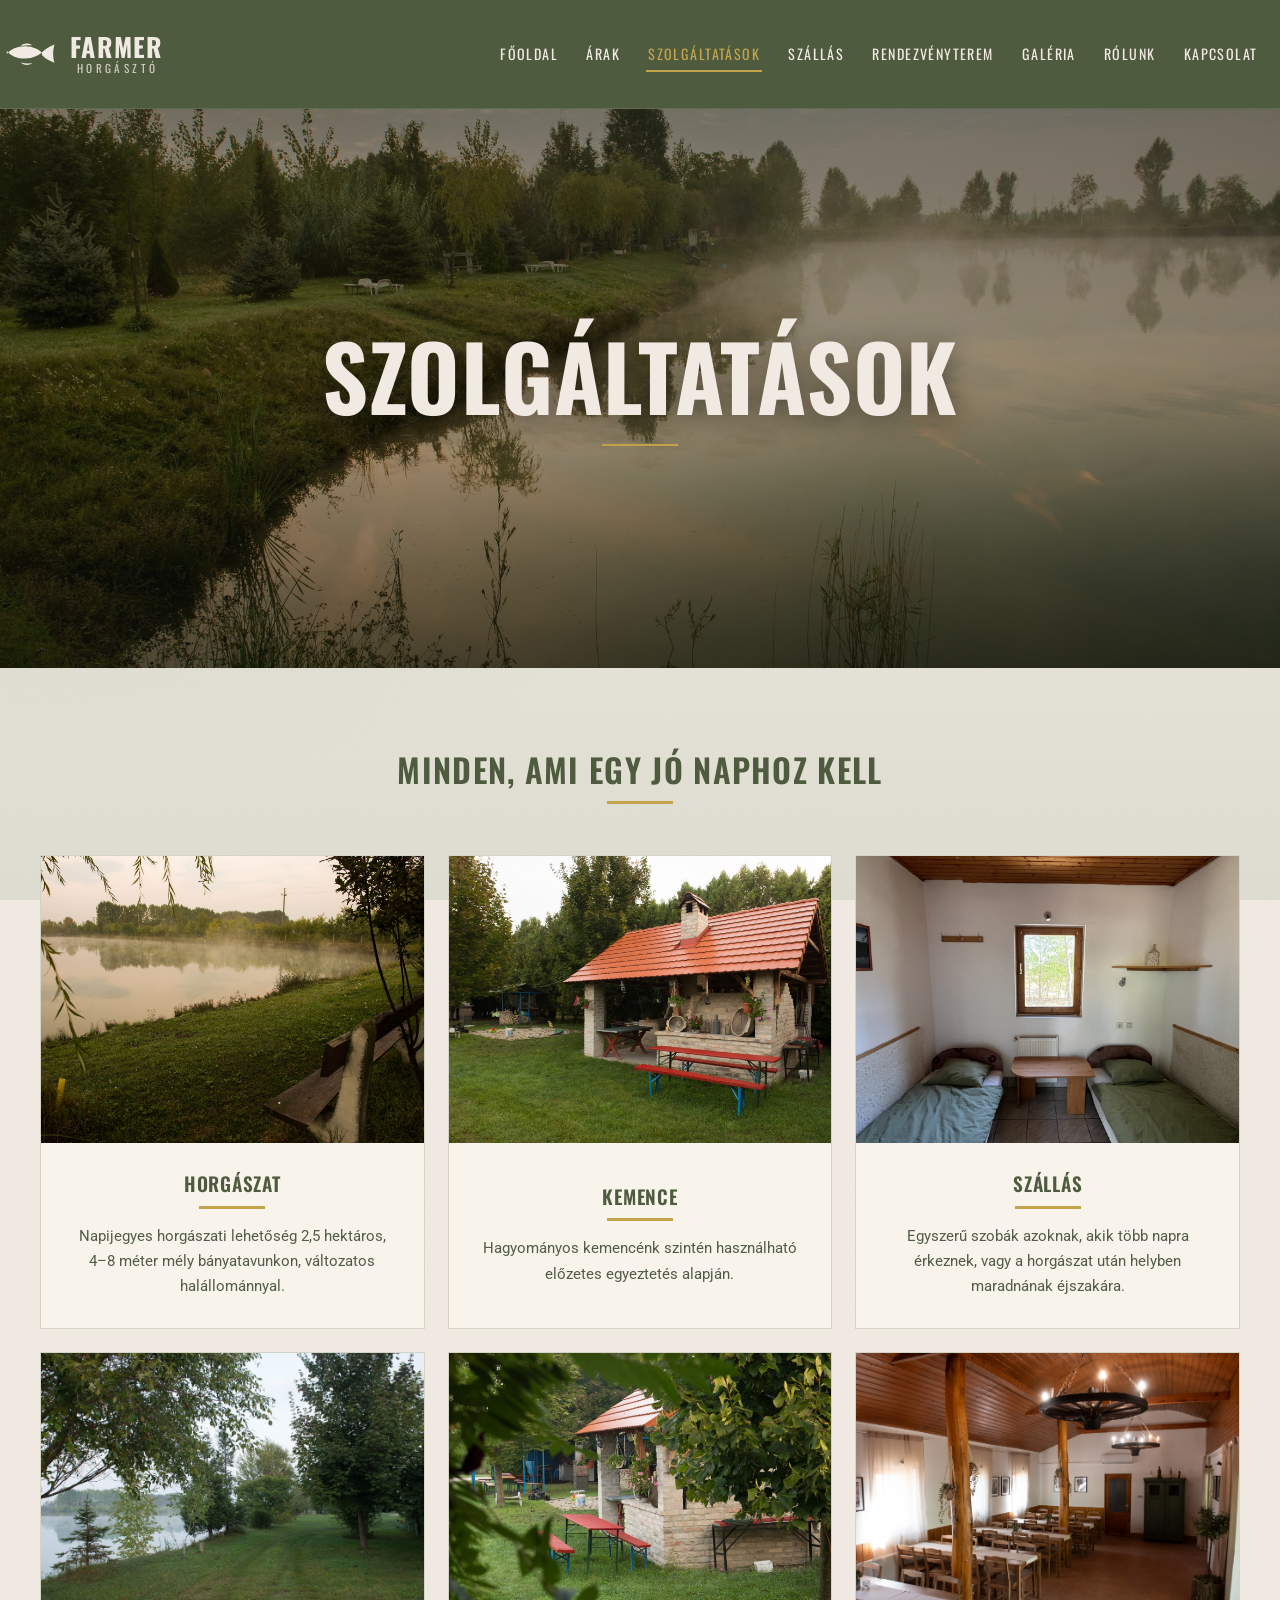
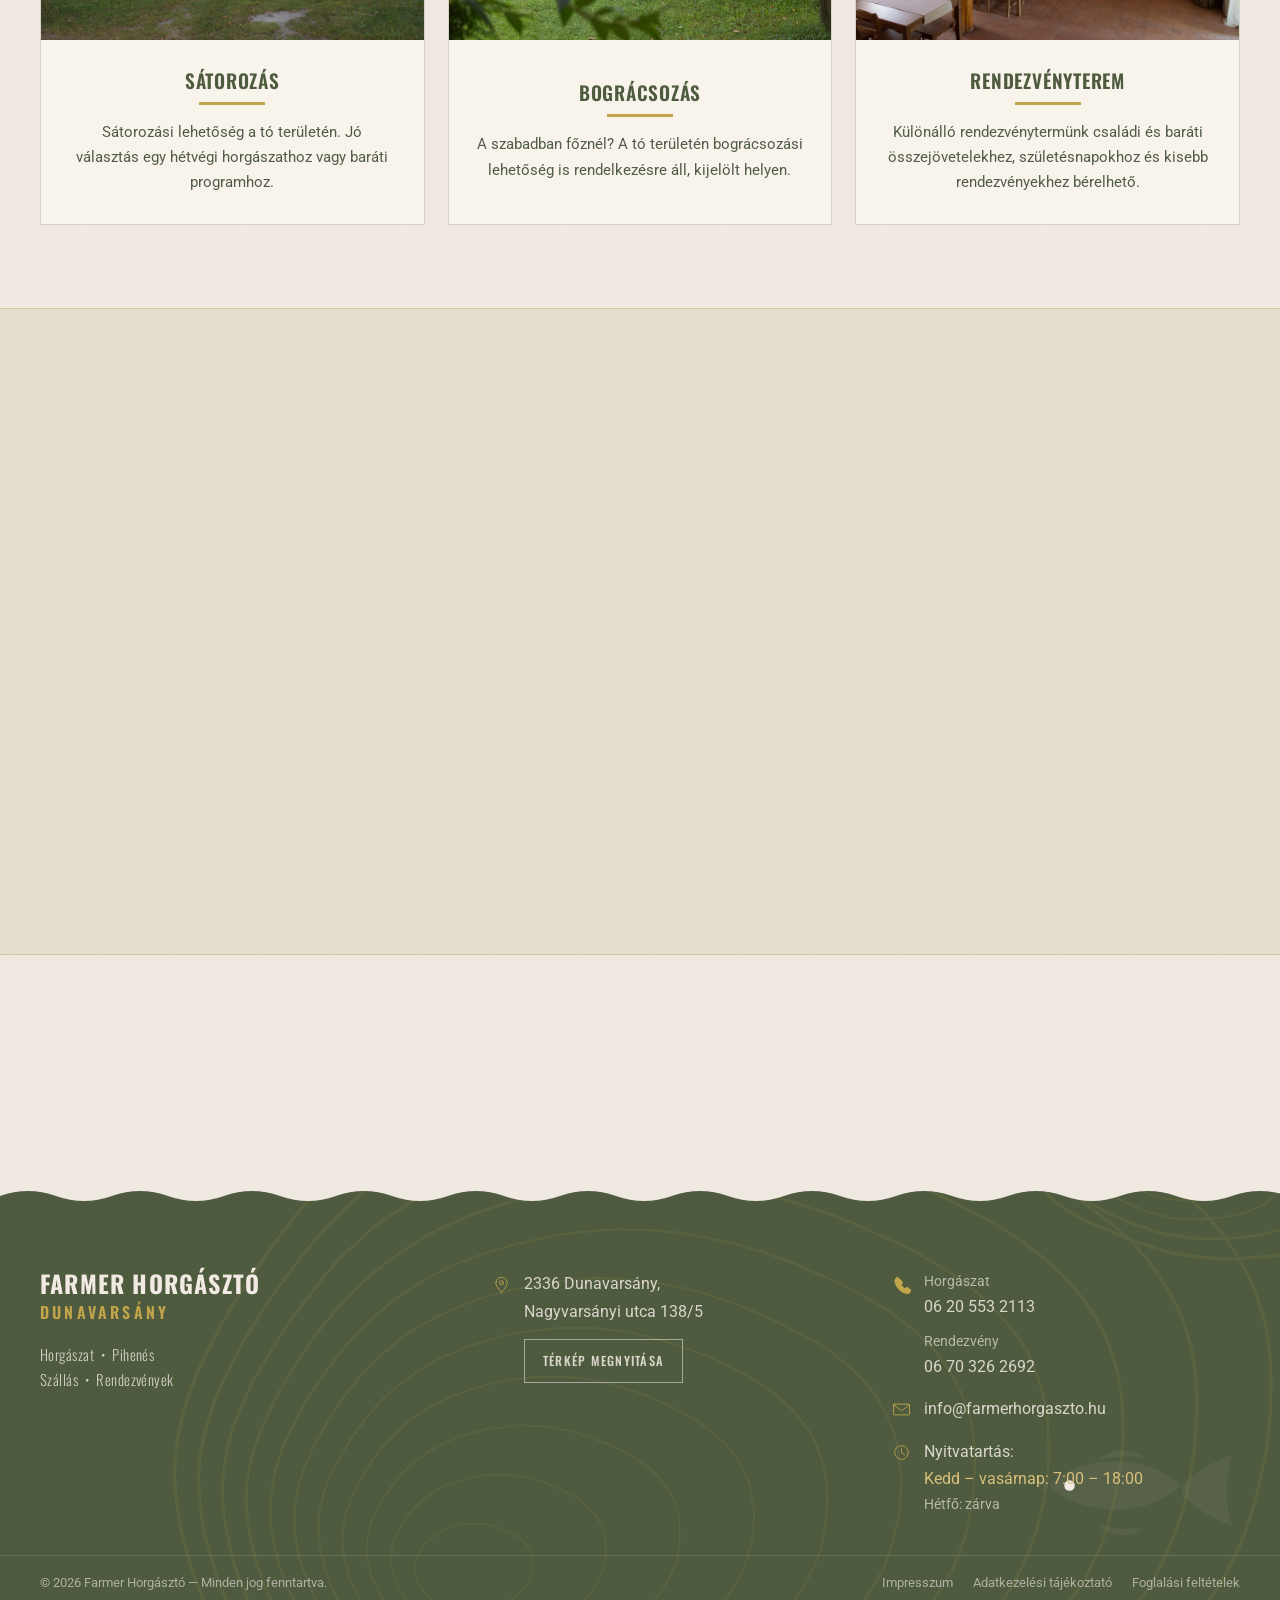
<file: szolgaltatasok.html>
<!DOCTYPE html>
<html lang="hu">
<head>
<meta charset="utf-8">
<meta name="viewport" content="width=device-width, initial-scale=1">
<title>Szolgáltatások – Farmer Horgásztó</title>
<meta name="description" content="Horgászat, szállás, sátorozás, bográcsozás, kemence és rendezvényterem a Farmer Horgásztón. Horgászversenyek rendezése egyesületeknek és cégeknek.">
<meta name="theme-color" content="#4e5b3f">
<link rel="icon" href="assets/img/fish-icon-32.png?v=4" sizes="32x32" type="image/png">
<link rel="icon" href="favicon.ico?v=4" sizes="16x16 32x32 48x48">
<link rel="apple-touch-icon" href="assets/img/fish-icon-180.png?v=4">
<link rel="canonical" href="https://www.farmerhorgaszto.hu/szolgaltatasok.html">
<link rel="preconnect" href="https://fonts.googleapis.com"><link rel="preconnect" href="https://fonts.gstatic.com" crossorigin>
<link href="https://fonts.googleapis.com/css2?family=Oswald:wght@300;400;500;600;700&family=Roboto:wght@300;400;500;700&display=swap" rel="stylesheet">
<link rel="stylesheet" href="assets/css/style.css">
</head>
<body>
<a class="skip" href="#main">Ugrás a tartalomra</a>

<header class="hdr">
<div class="hdr__in">
<a class="logo" href="index.html" aria-label="Farmer Horgásztó – főoldal">
<svg class="logo__fish" viewBox="0 0 96 44" aria-hidden="true"><use href="assets/img/icons.svg#fish-logo"/></svg>
<span class="logo__t"><span class="logo__n">Farmer</span><span class="logo__s">Horgásztó</span></span>
</a>
<button class="burger" type="button" aria-expanded="false" aria-controls="nav" aria-label="Menü"><span></span><span></span><span></span></button>
<nav class="nav" id="nav" aria-label="Főmenü"><ul>
<li><a href="index.html">Főoldal</a></li>
<li><a href="arak.html">Árak</a></li>
<li><a href="szolgaltatasok.html" aria-current="page">Szolgáltatások</a></li>
<li><a href="szallas.html">Szállás</a></li>
<li><a href="rendezvenyterem.html">Rendezvényterem</a></li>
<li><a href="galeria.html">Galéria</a></li>
<li><a href="rolunk.html">Rólunk</a></li>
<li><a href="kapcsolat.html">Kapcsolat</a></li>
</ul></nav>
</div>
</header>

<main id="main">

<section class="phero">
  <div class="phero__img"><img src="images/DSC_5409.jpg" alt="Hajnali pára a Farmer Horgásztó vizén." fetchpriority="high"></div>
  <div class="phero__in"><h1 class="phero__t">Szolgáltatások</h1><div class="phero__rule"></div></div>
</section>

<section class="sec">
  <div class="wrap">
    <h2 class="shead2 center rv">Minden, ami egy jó naphoz kell</h2>
    <div class="uline rv"></div>

    <div class="scards" style="margin-top:clamp(30px,4vw,54px)">

      <article class="scard rv">
        <figure class="scard__fig"><img src="images/DSC_5400.jpg" alt="Pad a ködös tóparton, hajnalban." loading="lazy"></figure>
        <div class="scard__b">
          <h3 class="scard__t">Horgászat</h3><div class="uline"></div>
          <p>Napijegyes horgászati lehetőség 2,5 hektáros, 4–8 méter mély bányatavunkon, változatos halállománnyal.</p>
        </div>
      </article>

      <article class="scard rv" style="--d:80ms">
        <figure class="scard__fig"><img src="images/DSC_5446.jpg" alt="Fedett szabadtéri konyha kemencével a tóparton." loading="lazy"></figure>
        <div class="scard__b">
          <h3 class="scard__t">Kemence</h3><div class="uline"></div>
          <p>Hagyományos kemencénk szintén használható előzetes egyeztetés alapján.</p>
        </div>
      </article>

      <article class="scard rv" style="--d:160ms">
        <figure class="scard__fig"><img src="images/szallas-szoba.jpg" alt="Kétfős szoba két ággyal, faburkolatos mennyezettel és kis asztallal az ablak alatt." loading="lazy"></figure>
        <div class="scard__b">
          <h3 class="scard__t">Szállás</h3><div class="uline"></div>
          <p>Egyszerű szobák azoknak, akik több napra érkeznek, vagy a horgászat után helyben maradnának éjszakára.</p>
        </div>
      </article>

      <article class="scard rv">
        <figure class="scard__fig"><img src="images/DSC_5443.jpg" alt="Füves tópart fákkal, ahol sátorozni lehet." loading="lazy"></figure>
        <div class="scard__b">
          <h3 class="scard__t">Sátorozás</h3><div class="uline"></div>
          <p>Sátorozási lehetőség a tó területén. Jó választás egy hétvégi horgászathoz vagy baráti programhoz.</p>
        </div>
      </article>

      <article class="scard rv" style="--d:80ms">
        <figure class="scard__fig"><img src="images/DSC_5485.jpg" alt="Kemence és padok a tóparti szabadtéri konyhánál." loading="lazy"></figure>
        <div class="scard__b">
          <h3 class="scard__t">Bográcsozás</h3><div class="uline"></div>
          <p>A szabadban főznél? A tó területén bográcsozási lehetőség is rendelkezésre áll, kijelölt helyen.</p>
        </div>
      </article>

      <article class="scard rv" style="--d:160ms">
        <figure class="scard__fig"><img src="images/DSC_6431.jpg" alt="A rendezvényterem belső tere megterített asztalokkal, kovácsoltvas csillárokkal." loading="lazy"></figure>
        <div class="scard__b">
          <h3 class="scard__t">Rendezvényterem</h3><div class="uline"></div>
          <p>Különálló rendezvénytermünk családi és baráti összejövetelekhez, születésnapokhoz és kisebb rendezvényekhez bérelhető.</p>
        </div>
      </article>

    </div>
  </div>
</section>

<!-- ============ HORGÁSZVERSENYEK ============ -->
<section class="sec sec--sand">
  <div class="wrap">
    <div class="hl rv">
      <div class="hl__body">
        <h2 class="hl__t">Horgászversenyek rendezése</h2>
        <p><strong>Horgászversenyt szerveznétek? A helyszínt biztosítjuk.</strong></p>
        <p>Vállaljuk horgászversenyek lebonyolítását horgászegyesületek, cégek, baráti társaságok és más közösségek számára. A tó céges csapatépítő programok, baráti és egyesületi versenyek helyszíneként is bérelhető.</p>
        <p class="g">A részleteket és az igényeket minden esetben előzetesen egyeztetjük.</p>
        <p style="margin-top:1.4em"><a class="btn btn--gold" href="kapcsolat.html">Ajánlatot kérek
          <svg class="btn__a" viewBox="0 0 18 6" aria-hidden="true"><g fill="none" stroke="currentColor" stroke-width="1.1" stroke-linecap="round" stroke-linejoin="round"><path d="M0 3h16"/><path d="M12.6.6 16 3l-3.4 2.4"/></g></svg></a></p>
      </div>
    </div>
  </div>
</section>

<section class="sec sec--tight">
  <div class="wrap">
    <div class="ctabar rv">
      <svg class="ico" aria-hidden="true"><use href="assets/img/icons.svg#chat"/></svg>
      <div><p class="ctabar__t">Kérdésed van valamelyik szolgáltatásról?</p>
      <p class="ctabar__d">Vedd fel velünk a kapcsolatot, és egyeztessük a részleteket.</p></div>
      <a class="btn btn--dark" href="kapcsolat.html">Kapcsolat</a>
    </div>
  </div>
</section>

</main>

<footer class="ftr">
<svg class="ftr__fish" viewBox="0 0 96 44" aria-hidden="true"><use href="assets/img/icons.svg#fish-logo"/></svg>
<div class="ftr__top">
<div class="ftr__brand">
<p class="ftr__n">Farmer Horgásztó</p>
<p class="ftr__c">Dunavarsány</p>
<p class="ftr__tags">Horgászat &nbsp;&bull;&nbsp; Pihenés<br>Szállás &nbsp;&bull;&nbsp; Rendezvények</p>
</div>
<div class="ftr__rows">
<div class="ftr__row"><svg class="ico" aria-hidden="true"><use href="assets/img/icons.svg#pin"/></svg>
<div><p>2336 Dunavarsány,<br>Nagyvarsányi utca 138/5</p>
<a class="ftr__btn" href="https://www.google.com/maps/search/?api=1&amp;query=Farmer+Horg%C3%A1szt%C3%B3%2C+Dunavars%C3%A1ny" target="_blank" rel="noopener">Térkép megnyitása</a></div></div>
</div>
<div class="ftr__rows">
<div class="ftr__row"><svg class="ico" aria-hidden="true"><use href="assets/img/icons.svg#phone"/></svg>
<div class="ftr__phones">
<p class="ftr__sm">Horgászat</p><a href="tel:+36205532113">06 20 553 2113</a>
<p class="ftr__sm">Rendezvény</p><a href="tel:+36703262692">06 70 326 2692</a>
</div></div>
<div class="ftr__row"><svg class="ico" aria-hidden="true"><use href="assets/img/icons.svg#mail"/></svg><a href="mailto:info@farmerhorgaszto.hu">info@farmerhorgaszto.hu</a></div>
<div class="ftr__row"><svg class="ico" aria-hidden="true"><use href="assets/img/icons.svg#clock"/></svg>
<div><p>Nyitvatartás:</p><p class="g">Kedd – vasárnap: 7:00 – 18:00</p><p class="ftr__sm">Hétfő: zárva</p></div></div>
</div>
</div>
<div class="ftr__bot">
<p>© 2026 Farmer Horgásztó — Minden jog fenntartva.</p>
<nav aria-label="Jogi információk">
<a href="impresszum.html">Impresszum</a>
<a href="adatkezeles.html">Adatkezelési tájékoztató</a>
<a href="feltetelek.html">Foglalási feltételek</a>
</nav>
</div>
</footer>

<script src="assets/js/main.js" defer></script>
</body>
</html>
</file>
<file: assets/css/style.css>
/* ============================================================
   FARMER HORGÁSZTÓ — stíluslap
   Betűk:  Oswald (címek, menü, gombok, árak) · Roboto (folyószöveg)
           Great Vibes (kézírásos alcím, csak a rendezvényterem oldalon)
   Színek: #4e5b3f mélyzöld · #f1eae2 krém · #c2a44b arany

   1) Tokenek  2) Alapok  3) Fejléc  4) Gombok  5) Főoldali hero
   6) Aloldali hero  7) Szekciócímek  8) Jegykártyák  9) Panelek
   10) Árlista  11) Ikonsáv  12) Szolgáltatáskártyák  13) Kétosztatú
   14) Pipás lista  15) CTA sáv  16) Galéria  17) Jogi szövegek
   18) Lábléc  19) Animáció  20) Reszponzív
   Atmoszféra: 2b) légtér-réteg  9b) vízszint-szekciók
   14c) fotósáv  22) szintvonal-motívum  24) kapcsolati űrlap
   ============================================================ */

/* --- 1. Tokenek ------------------------------------------- */
:root{
  /* A márka sötétzöldje. A -2 és a -3 ugyanennek egy-egy fokkal
     világosabb lépcsője (kártyaalap, illetve hover) — a ramp azért
     halad fölfelé, mert a sötét felületen a kiemelés világosodik. */
  --dark:#4e5b3f;          /* fejléc, lábléc, sötét panelek */
  --dark-2:#566745;        /* sötét kártyaalap */
  --dark-3:#5a6b48;        /* hover */
  --cream:#f1eae2;         /* oldal háttér */
  --paper:#f8f4ec;         /* világos kártya */
  --sand:#e6dfd0;          /* tónusos panel */
  --gold:#c2a44b;
  --gold-l:#d8c07c;

  /* Atmoszféra. A tó fotóin a hajnali köd hűvös, zöldes-szürke – ez a
     --haze; a --deep a vízoszlop alja, egy fokkal a --dark alatt. */
  --haze:#e0e2d7;         /* párás, hűvös sáv (a meleg --sand párja) */
  --deep:#3f4a33;         /* legmélyebb sáv */
  --ink:#26301f;
  --ink-soft:#515b48;
  /* A vonalak a --dark áttetsző változatai. Az alfa azért nagyobb, mint
     korábban (.17/.3 helyett .22/.38), mert a világosabb alapszín
     ugyanannyi átlátszósággal halványabb vonalat adna — így a keretek
     súlya marad a régi. */
  --line:rgba(78,91,63,.22);
  --line-2:rgba(78,91,63,.38);

  --disp:"Oswald","Arial Narrow",Arial,sans-serif;
  --body:"Roboto","Helvetica Neue",Arial,sans-serif;
  --script:"Great Vibes",cursive;

  --wrap:1280px;
  --pad:clamp(16px,3.4vw,40px);
  --hdr-h:108px;
  --ease:cubic-bezier(.22,.61,.36,1);

  /* papírszemcse – egy helyen definiálva, több rétegben újrahasználva */
  --grain:url("data:image/svg+xml;utf8,<svg xmlns='http://www.w3.org/2000/svg' width='160' height='160'><filter id='n'><feTurbulence type='fractalNoise' baseFrequency='.8' numOctaves='3'/><feColorMatrix type='saturate' values='0'/></filter><rect width='160' height='160' filter='url(%23n)' opacity='.05'/></svg>");
}

/* --- 2. Alapok -------------------------------------------- */
*,*::before,*::after{box-sizing:border-box}
html{-webkit-text-size-adjust:100%;scroll-behavior:smooth;scroll-padding-top:calc(var(--hdr-h) + 16px)}

body{
  margin:0;
  /* a fejléc fix, ezért állandó helyet tartunk neki — így az
     összezárás nem mozgatja meg az oldal tartalmát (nincs ugrálás) */
  padding-top:var(--hdr-h);
  background-color:var(--cream);
  /* --- 2b. Légtér-réteg ------------------------------------------
     Nem egyetlen lapos krém: két nagy, lágy páraudvar + egy függőleges
     tónus + a szemcse. A páraudvarok a nézethez vannak szögezve, ezért
     nem görögnek a tartalommal — így az az érzés, hogy lefelé haladunk
     a vízoszlopban, nem pedig végig egy papírlapon. */
  background-image:
    radial-gradient(115% 68% at 76% -10%,rgba(250,247,241,.92) 0%,rgba(250,247,241,0) 60%),
    radial-gradient(88% 62% at 6% 46%,rgba(178,192,166,.34) 0%,rgba(178,192,166,0) 66%),
    linear-gradient(to bottom,rgba(214,216,203,0) 34%,rgba(178,190,168,.3) 100%),
    var(--grain);
  background-attachment:fixed,fixed,fixed,scroll;
  background-repeat:no-repeat,no-repeat,no-repeat,repeat;
  color:var(--ink);
  font-family:var(--body);font-size:16px;font-weight:400;line-height:1.72;
  -webkit-font-smoothing:antialiased;overflow-x:hidden;
}

img,svg,picture{display:block;max-width:100%}
img{height:auto}
a{color:inherit;text-decoration:none}
h1,h2,h3,h4,p{margin:0}
ul{margin:0;padding:0;list-style:none}
button{font:inherit;color:inherit;background:none;border:0;cursor:pointer}
strong{font-weight:700}

h1,h2,h3,h4,.disp{
  font-family:var(--disp);font-weight:600;line-height:1.1;
  text-transform:uppercase;letter-spacing:.01em;
}

.wrap{width:100%;max-width:var(--wrap);margin:0 auto;padding:0 var(--pad)}
.wrap--n{max-width:900px}

.skip{position:absolute;left:-9999px;top:0;z-index:200;padding:12px 20px;background:var(--gold);color:var(--dark)}
.skip:focus{left:12px;top:12px}
::selection{background:var(--gold);color:var(--dark)}
:focus-visible{outline:2px solid var(--gold);outline-offset:3px}

.sec{padding:clamp(48px,6.5vw,92px) 0;position:relative}
.sec--tight{padding:clamp(34px,4vw,54px) 0}
.sec--sand{
  background-color:var(--sand);
  background-image:var(--grain);
  border-top:1px solid rgba(194,164,75,.4);
  border-bottom:1px solid rgba(194,164,75,.4);
}
.sec--paper{background:var(--paper)}
.sec--dark{background:var(--dark);color:var(--cream)}

/* --- 9b. Vízszint-szekciók ---------------------------------------
   A tó fotói mindig két sávra válnak: megvilágított felszín fölött,
   leülő mélység alatt. A szekciók ugyanígy találkoznak — felső
   peremük fénylik, az aljuk beárnyékolódik, nem éles vonallal. */
.sec--haze{
  background-color:var(--haze);
  background-image:
    linear-gradient(to bottom,rgba(252,250,245,.62) 0%,rgba(252,250,245,0) 24%),
    linear-gradient(to top,rgba(78,91,63,.09) 0%,rgba(78,91,63,0) 20%),
    var(--grain);
  border-top:1px solid rgba(194,164,75,.34);
  border-bottom:1px solid rgba(194,164,75,.34);
}

.sec--deep{
  position:relative;overflow:hidden;
  background-color:var(--deep);color:var(--cream);
  background-image:
    linear-gradient(to bottom,rgba(215,226,205,.16) 0%,rgba(215,226,205,0) 30%),
    linear-gradient(to top,rgba(0,0,0,.4) 0%,rgba(0,0,0,0) 42%);
  border-top:1px solid rgba(194,164,75,.34);
  border-bottom:1px solid rgba(194,164,75,.34);
}
.sec--deep>.wrap{position:relative;z-index:1}
.sec--deep .lead{color:rgba(241,234,226,.82)}

/* a paneles/adatsávos elemek sötét mezőben */
.sec--deep .specs,.sec--deep .feats{
  background:transparent;border-color:rgba(241,234,226,.2);
}
.sec--deep .specs li,.sec--deep .feats li{border-left-color:rgba(241,234,226,.2)}
.sec--deep .specs b,.sec--deep .feats span,.sec--deep .feats .ico{color:var(--cream)}
.sec--deep .specs span{color:rgba(241,234,226,.62)}

.ico{width:36px;height:36px;flex:0 0 auto;color:currentColor}
.lead{font-size:1.08rem;color:var(--ink-soft);line-height:1.8}
.center{text-align:center}
.mx{margin-left:auto;margin-right:auto}

/* --- 3. Fejléc -------------------------------------------- */
/* FIX pozíció: a body padding-top tartja a helyet. Ha a fejléc sticky
   lenne, az összezáráskor változó magasság elmozdítaná a tartalmat,
   ami újabb görgetési eseményt szülne — innen jött az ugrálás. */
.hdr{
  position:fixed;top:0;left:0;right:0;z-index:90;
  background:var(--dark);
  border-bottom:1px solid rgba(241,234,226,.1);
  transition:box-shadow .5s var(--ease);
}
.hdr.is-stuck{box-shadow:0 14px 34px -20px rgba(0,0,0,.75)}

/* Lefelé görgetve a fejléc összezár, felfelé görgetve visszanyílik. */
.hdr__in,.logo__fish,.logo__n,.logo__s{
  transition:min-height .45s var(--ease),width .45s var(--ease),
             font-size .45s var(--ease),opacity .35s var(--ease),
             margin .45s var(--ease),padding .45s var(--ease);
}
.hdr.is-compact .hdr__in{min-height:68px}
.hdr.is-compact .logo__fish{width:40px}
.hdr.is-compact .logo__n{font-size:1.24rem}
/* Összezárt fejlécben a „HORGÁSZTÓ" korábban eltűnt (font-size:0,
   opacity:0), és lefelé görgetve csak a „FARMER" maradt. A logó
   viszont a két sor EGYÜTT — ezért összezárva is látszik, csak egy
   fokkal kisebben, hogy a 68 px-es fejlécbe elférjen. */
.hdr.is-compact .logo__s{font-size:.62rem;letter-spacing:.26em;margin-top:2px}

/* a logó a bal sarokban áll, a menü jobbra tömörödik */
.hdr__in{
  display:flex;align-items:center;gap:clamp(20px,3vw,60px);
  max-width:none;margin:0;
  padding:0 clamp(12px,1.6vw,26px) 0 6px;
  min-height:var(--hdr-h);
}

.logo{display:flex;align-items:center;gap:10px;color:var(--cream);flex:0 0 auto;padding:10px 0}
.logo__fish{width:58px;height:auto;margin-left:-4px;color:var(--cream);transition:transform .5s var(--ease)}
.logo:hover .logo__fish{transform:translateX(-3px)}
.logo__t{display:block;line-height:1}
.logo__n{
  display:block;font-family:var(--disp);font-weight:700;font-size:1.62rem;
  letter-spacing:.05em;text-transform:uppercase;
}
.logo__s{
  display:flex;align-items:center;gap:7px;justify-content:center;
  font-family:var(--disp);font-weight:400;font-size:.7rem;
  letter-spacing:.3em;text-transform:uppercase;color:rgba(241,234,226,.8);
  margin-top:3px;
}
.logo__s::before,.logo__s::after{content:"";flex:1 1 auto;height:1px;background:rgba(241,234,226,.45)}

/* a menü a maradék szélességet kitölti, de a linkek a jobb szélhez
   igazodnak — nem szóródnak szét a teljes fejlécen */
.nav{display:flex;align-items:center;flex:1 1 auto;justify-content:flex-end;gap:clamp(20px,1.9vw,40px)}
.nav ul{
  display:flex;align-items:center;
  flex:0 1 auto;justify-content:flex-end;
  gap:clamp(20px,1.9vw,40px);
}
.nav a{
  display:block;position:relative;padding:8px 2px;
  font-family:var(--disp);font-weight:400;font-size:.88rem;
  letter-spacing:.1em;text-transform:uppercase;
  color:var(--cream);white-space:nowrap;
  transition:color .3s var(--ease);
}
.nav a::after{
  content:"";position:absolute;left:0;right:0;bottom:2px;height:2px;
  background:var(--gold);transform:scaleX(0);transform-origin:left;
  transition:transform .4s var(--ease);
}
.nav a:hover{color:var(--gold-l)}
.nav a:hover::after{transform:scaleX(1)}
.nav a[aria-current="page"]{color:var(--gold)}
.nav a[aria-current="page"]::after{transform:scaleX(1)}

.burger{display:none;width:46px;height:38px;position:relative;margin-left:auto;flex:0 0 auto}
.burger span{position:absolute;left:10px;right:10px;height:2px;background:var(--cream);transition:transform .4s var(--ease),opacity .25s}
.burger span:nth-child(1){top:12px}
.burger span:nth-child(2){top:18px}
.burger span:nth-child(3){top:24px}
.burger[aria-expanded="true"] span:nth-child(1){transform:translateY(6px) rotate(45deg)}
.burger[aria-expanded="true"] span:nth-child(2){opacity:0}
.burger[aria-expanded="true"] span:nth-child(3){transform:translateY(-6px) rotate(-45deg)}

/* --- 4. Gombok -------------------------------------------- */
.btn{
  display:inline-flex;align-items:center;justify-content:center;gap:11px;
  padding:13px 26px;
  font-family:var(--disp);font-weight:500;font-size:.83rem;
  letter-spacing:.1em;text-transform:uppercase;
  border:1.5px solid var(--dark);color:var(--dark);background:transparent;
  transition:background-color .35s var(--ease),color .35s var(--ease),border-color .35s var(--ease);
}
.btn:hover{background:var(--dark);color:var(--cream)}
.btn__a{width:17px;height:9px;flex:0 0 auto;transition:transform .35s var(--ease)}
.btn:hover .btn__a{transform:translateX(4px)}

.btn--dark{background:var(--dark);color:var(--cream)}
.btn--dark:hover{background:var(--dark-3);border-color:var(--dark-3)}
.btn--gold{background:var(--gold);border-color:var(--gold);color:var(--dark)}
.btn--gold:hover{background:var(--gold-l);border-color:var(--gold-l);color:var(--dark)}
.btn--ghost{border-color:rgba(241,234,226,.65);color:var(--cream)}
.btn--ghost:hover{background:var(--cream);color:var(--dark);border-color:var(--cream)}
.btn--wide{width:100%}

/* --- 5. Főoldali hero ------------------------------------- */
.hero{
  position:relative;min-height:calc(100vh - var(--hdr-h));
  display:flex;align-items:flex-end;overflow:hidden;background:var(--dark);
}
@supports (min-height:100svh){.hero{min-height:calc(100svh - var(--hdr-h))}}

.hero__img{position:absolute;inset:0}
/* Egyenletes vágás: felül és alul is egy kicsit veszünk el, így a fák
   teteje és a vízfelület is bent marad. Nincs nagyítás. */
.hero__img img{width:100%;height:100%;object-fit:cover;object-position:50% 50%}
.hero__scrim{
  position:absolute;inset:0;
  background:
    linear-gradient(100deg,rgba(14,20,11,.82) 0%,rgba(14,20,11,.52) 34%,rgba(14,20,11,.1) 66%,rgba(14,20,11,0) 88%),
    linear-gradient(to top,rgba(14,20,11,.6) 0%,rgba(14,20,11,0) 46%);
}
/* A hero alján KORÁBBAN egy krém színű átmenet olvasztotta a fotót a lap
   hátterébe. Ez a fátyol a víz rajzán tejes, ködös csíknak látszott, és
   a kép alsó ~100 képpontját elvette — ezért nem is ért le a fotó a
   képernyő aljáig. A sáv törölve: a fénykép éles széllel, teljes
   magasságban záródik. A szövegek olvashatóságáról továbbra is a
   .hero__scrim sötét gradiense gondoskodik, az változatlan. */
.hero__in{
  position:relative;z-index:3;width:100%;
  padding:clamp(40px,7vh,90px) var(--pad) clamp(52px,10vh,120px) clamp(22px,2.8vw,52px);
  max-width:none;margin:0;
}
.hero__t{
  font-family:var(--disp);font-weight:700;
  font-size:clamp(3rem,9.6vw,8.4rem);line-height:1.04;
  letter-spacing:.005em;color:var(--cream);
  margin-left:-.045em;   /* Oswald bal oldali üres sávjának optikai kiegyenlítése */
  text-shadow:0 4px 30px rgba(10,14,8,.5);
}
.hero__t span{display:block}
.hero__rule{width:84px;height:3px;background:var(--gold);margin:clamp(20px,2.6vw,32px) 0 clamp(14px,1.8vw,20px)}
.hero__sub{
  font-family:var(--disp);font-weight:400;
  font-size:clamp(.82rem,1.6vw,1.1rem);letter-spacing:.19em;text-transform:uppercase;
  color:var(--cream);text-shadow:0 2px 16px rgba(10,14,8,.55);
}
.hero__sub b{font-weight:400;color:var(--gold-l);padding:0 .3em}
.hero__btns{display:flex;flex-wrap:wrap;gap:13px;margin-top:clamp(24px,3.2vw,40px)}

/* --- 6. Aloldali hero ------------------------------------- */
.phero{
  position:relative;display:flex;align-items:center;justify-content:center;
  min-height:clamp(340px,44vw,560px);
  overflow:hidden;background:var(--dark);text-align:center;
}
.phero__img{position:absolute;inset:0}
.phero__img img{width:100%;height:100%;object-fit:cover;object-position:50% 45%}
.phero::after{
  content:"";position:absolute;inset:0;
  /* A krémfátyol itt is elmarad (lásd az 5. szakasz megjegyzését), csak
     a szöveg olvashatóságát adó sötét gradiens marad. */
  background:
    linear-gradient(to bottom,rgba(14,20,11,.52),rgba(14,20,11,.28) 45%,rgba(14,20,11,.62));
}
.pagehero,.phero__pad{padding-top:0}
.phero__in{position:relative;z-index:1;padding:clamp(56px,7vw,86px) var(--pad)}
.phero__t{
  font-family:var(--disp);font-weight:700;
  font-size:clamp(2.1rem,7.4vw,5.6rem);line-height:1;
  letter-spacing:.008em;color:var(--cream);
  text-shadow:0 4px 28px rgba(10,14,8,.55);
}
.phero__sub{
  font-family:var(--disp);font-weight:500;
  font-size:clamp(.86rem,2vw,1.32rem);letter-spacing:.13em;text-transform:uppercase;
  color:var(--cream);margin-top:.7em;text-shadow:0 2px 16px rgba(10,14,8,.6);
}
.phero__script{
  font-family:var(--script);font-size:clamp(1.6rem,4.4vw,3.1rem);
  text-transform:none;letter-spacing:0;color:var(--cream);
  margin-top:.25em;text-shadow:0 2px 18px rgba(10,14,8,.6);line-height:1.3;
}
.phero__rule{width:76px;height:2px;background:var(--gold);margin:clamp(16px,2vw,24px) auto 0}

/* --- 7. Szekciócímek ------------------------------------- */
.shead{
  display:flex;align-items:center;justify-content:center;gap:22px;
  font-family:var(--disp);font-weight:600;
  font-size:clamp(1.3rem,3vw,2.1rem);letter-spacing:.04em;text-transform:uppercase;
  color:var(--dark);margin-bottom:clamp(26px,3.4vw,44px);text-align:center;
}
.shead::before,.shead::after{content:"";width:clamp(24px,7vw,90px);height:1.5px;background:var(--line-2);flex:0 0 auto}
.sec--dark .shead,.sec--deep .shead,
.sec--dark .shead2,.sec--deep .shead2{color:var(--cream)}
.sec--dark .shead::before,.sec--dark .shead::after,
.sec--deep .shead::before,.sec--deep .shead::after{background:rgba(241,234,226,.35)}

.shead2{
  font-family:var(--disp);font-weight:600;
  font-size:clamp(1.3rem,3vw,2.05rem);letter-spacing:.04em;text-transform:uppercase;
  color:var(--dark);text-align:center;
}
.shead2--l{text-align:left}
.uline{width:66px;height:3px;background:var(--gold);margin:14px auto 0}
.shead2--l+.uline{margin-left:0}

/* --- 8. Jegykártyák -------------------------------------- */
.tickets{display:grid;grid-template-columns:repeat(5,1fr);gap:clamp(10px,1.2vw,18px);align-items:stretch}
.ticket{display:flex;flex-direction:column;border:1px solid var(--line);background:var(--paper)}
.ticket__ico{
  display:flex;align-items:center;justify-content:center;
  padding:clamp(18px,2.4vw,30px) 12px;color:var(--dark);
}
.ticket__ico .ico{width:clamp(42px,4.6vw,62px);height:clamp(42px,4.6vw,62px)}
/* PNG vektorgrafikus jegyikonok (Árak oldal) */
.tico{width:clamp(78px,9vw,124px);height:auto;margin:0 auto}
.ticket__b{
  background:var(--dark-2);color:var(--cream);
  padding:16px 14px 20px;text-align:center;
  display:flex;flex-direction:column;flex:1 1 auto;
}
.ticket__n{font-family:var(--disp);font-weight:500;font-size:.98rem;letter-spacing:.04em;text-transform:uppercase;line-height:1.2}
.ticket__d{
  font-family:var(--disp);font-weight:300;font-size:.76rem;letter-spacing:.05em;
  text-transform:uppercase;color:rgba(241,234,226,.82);margin-top:.5em;line-height:1.4;
}
.ticket__b hr{width:26px;height:1.5px;background:var(--gold);border:0;margin:14px auto}
.ticket__p{
  font-family:var(--disp);font-weight:600;font-size:clamp(1.15rem,2vw,1.5rem);
  letter-spacing:0;margin-top:auto;
}
.ticket__p em{font-style:normal;font-weight:300;font-size:.72em}

/* --- 9. Panelek ------------------------------------------ */
.panel{background:var(--sand);padding:clamp(22px,3vw,38px)}
.panel--paper{background:var(--paper);border:1px solid var(--line)}
.panel--dark{background:var(--dark);color:var(--cream)}
.panel--dark .shead2{color:var(--cream)}

.pfish{
  display:grid;grid-template-columns:auto auto 1fr;gap:clamp(18px,3vw,42px);align-items:center;
}
.pfish__ico{color:var(--dark)}
.pfish__ico .ico{width:clamp(56px,6vw,84px);height:clamp(56px,6vw,84px)}
.pfish__t{font-family:var(--disp);font-weight:600;font-size:clamp(1.4rem,2.8vw,2.1rem);letter-spacing:.03em;text-transform:uppercase;color:var(--dark)}
.pfish__p{font-family:var(--disp);font-weight:600;font-size:clamp(1.4rem,2.8vw,2.1rem);color:var(--dark);margin-top:.1em}
.pfish__p em{font-style:normal;font-weight:300;font-size:.68em}
.pfish__list{display:grid;grid-template-columns:1fr 1fr;gap:9px 26px}

.checks{display:grid;gap:10px}
.checks li{display:flex;gap:12px;align-items:flex-start;line-height:1.6}
.checks .ico{width:20px;height:20px;margin-top:4px;color:var(--dark)}
.panel--dark .checks .ico,.sec--dark .checks .ico,
.sec--deep .checks .ico{color:var(--gold)}

/* --- 10. Árlista (pontozott) ----------------------------- */
.plist{display:grid;gap:4px}
.plist li{display:flex;align-items:baseline;gap:10px}
.plist .ico{width:22px;height:22px;color:var(--dark);align-self:center}
.plist__n{white-space:nowrap}
.plist__dots{flex:1 1 auto;border-bottom:1.5px dotted var(--line-2);transform:translateY(-4px)}
.plist__v{font-family:var(--disp);font-weight:500;white-space:nowrap;letter-spacing:.01em}

.bigprice{display:flex;align-items:center;gap:clamp(14px,2.4vw,26px);justify-content:center}
.bigprice .ico{width:clamp(48px,5vw,68px);height:clamp(48px,5vw,68px);color:var(--dark)}
.bigprice__v{font-family:var(--disp);font-weight:600;font-size:clamp(1.5rem,3.2vw,2.3rem);color:var(--dark)}
.bigprice__v em{font-style:normal;font-weight:300;font-size:.66em}

/* --- 10b. Árpanel (nagy ár + magyarázat) ------------------ */
.pricepanel{
  display:grid;grid-template-columns:1fr 1px 1fr;
  gap:clamp(20px,4vw,58px);align-items:center;
}
.pricepanel__div{background:var(--line);align-self:stretch;min-height:90px}
.pricepanel__label{
  font-family:var(--disp);font-weight:600;
  font-size:clamp(1.1rem,2.2vw,1.55rem);letter-spacing:.04em;
  text-transform:uppercase;color:var(--dark);
}
.pricepanel__when{font-size:.95rem;color:var(--ink-soft);margin-top:.25em}
.pricepanel__v{
  font-family:var(--disp);font-weight:600;
  font-size:clamp(2.1rem,4.6vw,3.4rem);line-height:1.05;
  color:var(--dark);margin-top:.35em;
}
.pricepanel__v em{font-style:normal;font-weight:300;font-size:.46em}
.pricepanel__note{font-size:.97rem;color:var(--ink-soft);line-height:1.75}
.pricepanel__note strong{color:var(--dark)}
@media (max-width:820px){
  .pricepanel{grid-template-columns:1fr;text-align:center}
  .pricepanel__div{width:100%;height:1px;min-height:0}
}

/* --- 11. Ikonsáv ---------------------------------------- */
.feats{
  display:grid;grid-template-columns:repeat(var(--n,5),1fr);
  background:var(--paper);border:1px solid var(--line);
}
.feats li{
  display:flex;flex-direction:column;align-items:center;gap:14px;text-align:center;
  padding:clamp(20px,2.6vw,32px) clamp(8px,1.4vw,18px);
  border-left:1px solid var(--line);
}
.feats li:first-child{border-left:0}
.feats .ico{width:clamp(34px,3.6vw,46px);height:clamp(34px,3.6vw,46px);color:var(--dark)}
.feats span{
  font-family:var(--disp);font-weight:500;font-size:.85rem;
  letter-spacing:.05em;text-transform:uppercase;line-height:1.35;color:var(--dark);
}
.feats--bare{background:transparent;border:0}
.feats--bare li{border-left:1px solid var(--line)}
.feats--bare li:first-child{border-left:0}

/* --- 11d. Elérhetőség-sáv mélyzöld mezőn -------------------
   A kapcsolat oldal sávja. A zöld mező maga adja a hangsúlyt,
   ezért nincs benne ikon: csak a felirat és az érték, a mezőben
   középen. A nyitvatartás két sorban áll, a másik két érték
   egyben — hogy a feliratok mégis egy vonalban maradjanak, minden
   érték ugyanannyi helyet kap, és abban van középre igazítva. */
.feats--dark{--n:4;background:var(--dark);border-color:rgba(241,234,226,.2)}
.feats--dark li{
  gap:9px;justify-content:center;
  padding:clamp(18px,2vw,26px) clamp(10px,1.4vw,20px);
  border-left-color:rgba(241,234,226,.2);
}
.feats--dark li > :last-child{
  display:flex;align-items:center;justify-content:center;
  min-height:3.1rem;text-align:center;
}
.feats--dark span{color:var(--cream)}
.feats--dark a{color:var(--cream)}
.feats--dark a:hover{color:var(--gold-l)}

/* --- 11b. Adatsáv (ikon nélkül, érték + felirat) ---------- */
.specs{
  display:grid;grid-template-columns:repeat(var(--n,5),1fr);
  background:var(--paper);border:1px solid var(--line);
}
.specs li{
  padding:clamp(22px,2.6vw,34px) clamp(10px,1.4vw,20px);
  text-align:center;border-left:1px solid var(--line);
  display:flex;flex-direction:column;justify-content:center;gap:.45em;
}
.specs li:first-child{border-left:0}
.specs b{
  display:block;font-family:var(--disp);font-weight:600;
  font-size:clamp(1.1rem,1.9vw,1.5rem);letter-spacing:.02em;
  text-transform:uppercase;color:var(--dark);line-height:1.15;
}
.specs b em{font-style:normal;color:inherit}
.specs span{
  font-size:.78rem;letter-spacing:.06em;color:var(--ink-soft);line-height:1.45;
}
@media (max-width:900px){
  .specs{grid-template-columns:repeat(3,1fr)}
  .specs li:nth-child(3n+1){border-left:0}
  .specs li:nth-child(n+4){border-top:1px solid var(--line)}
}
@media (max-width:600px){
  .specs{grid-template-columns:repeat(2,1fr)}
  .specs li:nth-child(3n+1){border-left:1px solid var(--line)}
  .specs li:nth-child(2n+1){border-left:0}
  .specs li:nth-child(n+3){border-top:1px solid var(--line)}
}

/* --- 12. Szolgáltatáskártyák ---------------------------- */
.scards{display:grid;grid-template-columns:repeat(3,1fr);gap:clamp(14px,1.8vw,26px)}
.scard{
  display:flex;flex-direction:column;background:var(--paper);
  border:1px solid var(--line);transition:transform .5s var(--ease),box-shadow .5s var(--ease);
}
.scard:hover{transform:translateY(-5px);box-shadow:0 26px 50px -34px rgba(26,36,22,.6)}
.scard__fig{position:relative;margin:0;aspect-ratio:4/3;overflow:hidden;background:var(--dark-2)}
.scard__fig img{width:100%;height:100%;object-fit:cover;transition:transform .8s var(--ease)}
.scard:hover .scard__fig img{transform:scale(1.05)}
.scard__b{padding:clamp(22px,2.4vw,30px) clamp(18px,2.2vw,28px) clamp(20px,2.4vw,28px);text-align:center;display:flex;flex-direction:column;justify-content:center;flex:1 1 auto}
.scard__t{font-family:var(--disp);font-weight:600;font-size:1.2rem;letter-spacing:.04em;text-transform:uppercase;color:var(--dark)}
.scard__b .uline{margin:11px auto 15px}
.scard__b p{color:var(--ink-soft);font-size:.96rem;line-height:1.65;margin-bottom:1.5em}
.scard__b p:last-child{margin-bottom:0}
.scard__b .btn{margin-top:auto;align-self:center}

/* --- 13. Kétosztatú kártya ------------------------------ */
.split{display:grid;grid-template-columns:1fr 1fr;gap:clamp(14px,1.8vw,26px)}
.scard2{display:grid;grid-template-columns:1fr 1fr;background:var(--paper);border:1px solid var(--line)}
.scard2__fig{margin:0;overflow:hidden;background:var(--dark-2);min-height:260px}
.scard2__fig img{width:100%;height:100%;object-fit:cover}
.scard2__b{padding:clamp(18px,2vw,26px);display:flex;flex-direction:column}
.scard2__h{display:flex;align-items:center;gap:12px;margin-bottom:14px}
.scard2__h h3{font-size:1.24rem;letter-spacing:.04em;color:var(--dark)}
.scard2__b p{font-size:.95rem;color:var(--ink-soft);line-height:1.65}
.scard2__b hr{width:100%;height:1px;background:var(--line);border:0;margin:15px 0}
/* Az ár korábban mélyzöld sávban állt: a szám beleolvadt a sötét
   talpba. Világos sávon, arany vonallal a tetején sokkal előbb
   megtalálja a szem, és a mértékegység is olvasható marad. */
.scard2__price{
  margin-top:auto;
  background:var(--sand);border-top:2px solid var(--gold);
  color:var(--dark);
  font-family:var(--disp);font-weight:600;font-size:1.42rem;
  letter-spacing:.01em;
  padding:15px 18px;text-align:center;
}
.scard2__price em{font-style:normal;font-weight:400;font-size:.66em;color:var(--ink-soft)}

/* --- 13b. Kétosztatú kártya teljes szélességben --------------------
   Félszélességben (két kártya egymás mellett) a fotó és a szöveg is
   szűk volt. Egymás alatt, teljes szélességben mindkettő megkapja a
   helyét; a második kártyán a fotó átkerül a jobb oldalra, hogy ne
   két egyforma sáv legyen. */
.split--stack{grid-template-columns:1fr;gap:clamp(18px,2.2vw,32px)}
.split--stack .scard2{grid-template-columns:1.06fr 1fr}
.split--stack .scard2__fig{min-height:clamp(300px,33vw,440px)}
.split--stack .scard2__b{padding:clamp(26px,3.2vw,48px)}
.split--stack .scard2__h{margin-bottom:18px}
.split--stack .scard2__h h3{font-size:clamp(1.45rem,2.5vw,2.1rem)}
.split--stack .scard2__b p{font-size:clamp(1rem,1.15vw,1.12rem);line-height:1.72}
.split--stack .scard2__b hr{margin:19px 0}
.split--stack .scard2__price{font-size:clamp(1.5rem,2.4vw,2.05rem);padding:18px}
.split--stack .scard2:nth-child(even) .scard2__fig{order:2}
@media (max-width:780px){
  .split--stack .scard2{grid-template-columns:1fr}
  .split--stack .scard2:nth-child(even) .scard2__fig{order:0}
  .split--stack .scard2__fig{min-height:clamp(230px,44vw,320px)}
}

/* --- 14. Kiemelt sötét blokk (ikon nélkül, középre igazítva) ---- */
.hl{
  position:relative;overflow:hidden;
  background:var(--dark);color:var(--cream);
  padding:clamp(34px,5vw,68px) clamp(20px,4vw,56px);
  text-align:center;
}
/* halvány arany keret-vonalak a sötét belól */
.hl::before{
  content:"";position:absolute;inset:12px;
  border:1px solid rgba(194,164,75,.28);pointer-events:none;
}
/* A szintvonalak helyett halk fényjáték: fentről meleg arany derengés,
   lent beülő mélység. Mintázat nélkül, hogy a szöveg maradjon a
   főszereplő — a keretvonal (::before) adja a rendet. */
.hl::after{
  content:"";position:absolute;inset:0;z-index:0;pointer-events:none;
  background:
    radial-gradient(122% 88% at 15% -14%,rgba(194,164,75,.17) 0%,rgba(194,164,75,0) 58%),
    radial-gradient(92% 72% at 93% 110%,rgba(0,0,0,.36) 0%,rgba(0,0,0,0) 62%);
}
.hl__body{position:relative;z-index:1;max-width:78ch;margin:0 auto}
.hl__t{
  display:flex;align-items:center;justify-content:center;gap:clamp(12px,2vw,26px);
  font-family:var(--disp);font-weight:600;
  font-size:clamp(1.35rem,3.4vw,2.4rem);
  letter-spacing:.04em;text-transform:uppercase;
  margin-bottom:.7em;
}
.hl__t::before,.hl__t::after{content:"";width:clamp(18px,6vw,74px);height:1.5px;background:var(--gold);flex:0 0 auto}
.hl__body p{margin-top:.8em;color:rgba(241,234,226,.9)}
.hl__body p:first-of-type{font-size:1.1rem;color:var(--cream)}
.hl .g{color:var(--gold-l);font-weight:500}

/* --- 14b. Vízszintes, görgetéssel vezérelt kártyasáv --------------
   A .hscroll magasságát a JS állítja: ragadó rész + a vízszintes út.
   Ugyanaz a megoldás, mint a Parton oldal galeriájánál. */
.hscroll{
  position:relative;
  background-color:var(--sand);
  background-image:var(--grain);
  border-top:1px solid rgba(194,164,75,.4);
  border-bottom:1px solid rgba(194,164,75,.4);
}
.hscroll__sticky{
  position:sticky;top:0;
  height:min(96vh,1000px);
  /* a fix fejléc magassága: különben kinyitáskor rácsúszik a címre */
  padding-top:var(--hdr-h);box-sizing:border-box;
  display:flex;flex-direction:column;align-items:center;justify-content:center;
  gap:clamp(22px,3.4vh,46px);
  overflow:hidden;
}
.hscroll__head{flex:none;text-align:center;padding-inline:var(--pad)}
.hscroll__head .shead{margin-bottom:0}
.hscroll__track{
  display:flex;align-items:stretch;
  gap:clamp(12px,1.4vw,24px);
  padding-inline:clamp(12px,1.4vw,24px);
  width:100%;
}
/* valódi flex-elem távtartó: a track záró paddingjét a böngészők nem
   számítják bele a scrollWidth-be. Szélessége = a bal oldali padding,
   így az utolsó kártya után ugyanakkora rés marad, mint az első előtt. */
.hscroll__track::after{content:"";flex:none;width:clamp(12px,1.4vw,24px)}
.hscroll__item{
  flex:none;width:clamp(340px,33vw,540px);
  margin:0;
  display:flex;
}
.hscroll__item .scard{width:100%}
/* a nagyobb kártyákon a szöveg is nagyobb */
.hscroll__item .scard__t{font-size:clamp(1.3rem,1.7vw,1.7rem)}
.hscroll__item .scard__b{padding:clamp(24px,2.2vw,36px) clamp(22px,2vw,36px) clamp(24px,2.2vw,34px)}
.hscroll__item .scard__b p{font-size:clamp(1rem,.9vw,1.1rem);line-height:1.7}

/* haladásjelző hajszálvonal — a kártyasáv ALATT, a folyamatban */
.hscroll__bar{
  flex:none;align-self:stretch;
  margin-inline:clamp(12px,1.4vw,24px);
  height:1px;background:var(--line);
}
.hscroll__bar span{display:block;width:0;height:1px;background:var(--gold)}

/* nyilak — csak kis kijelzőn */
.hscroll__nav{display:none;justify-content:center;gap:16px;margin-top:20px}
.hscroll__arrow{
  width:52px;height:52px;display:grid;place-items:center;padding:0;
  background:transparent;border:1px solid var(--line-2);border-radius:50%;
  color:var(--dark);cursor:pointer;
  transition:background-color .35s var(--ease),color .35s var(--ease),opacity .35s var(--ease),border-color .35s var(--ease);
}
.hscroll__arrow:hover,.hscroll__arrow:active{background:var(--dark);border-color:var(--dark);color:var(--cream)}
.hscroll__arrow[disabled]{opacity:.3;cursor:default}
.hscroll__arrow svg{width:17px;height:10px}
.hscroll__arrow--prev svg{transform:scaleX(-1)}

@media (max-width:900px){
  .hscroll{height:auto !important}
  .hscroll__sticky{
    position:static;height:auto;overflow:visible;
    padding-block:clamp(34px,6vw,56px);gap:clamp(18px,4vw,30px);
  }
  .hscroll__track{
    overflow-x:auto;scroll-snap-type:x mandatory;scrollbar-width:none;
    transform:none !important;gap:clamp(10px,3vw,18px);padding-inline:8vw;
  }
  .hscroll__track::after{display:none}
  .hscroll__track::-webkit-scrollbar{display:none}
  .hscroll__item{width:82vw;scroll-snap-align:center}
  .hscroll__bar{display:none}
  .hscroll__nav{display:flex}
}
@media (prefers-reduced-motion:reduce){
  .hscroll{height:auto !important}
  .hscroll__sticky{position:static;height:auto;overflow:visible;padding-block:40px}
  .hscroll__track{overflow-x:auto;transform:none !important}
  .hscroll__item{width:min(82vw,520px);transform:none !important;opacity:1 !important}
  .hscroll__bar{display:none}
  .hscroll__nav{display:flex}
}

/* --- 14c. Fotósáv --------------------------------------------------
   A tó fotói a lap anyaga, nem díszítés. Ahol a szöveg megülne, egy
   teljes szélességű képsáv választja el a szekciókat — a kép alja
   sűrűbb, ahogy a tó tükre is besötétül a part felé. */
.band{
  position:relative;display:grid;align-items:end;
  min-height:clamp(360px,44vw,620px);
  overflow:hidden;background:var(--dark);
}
.band__img{position:absolute;inset:0;z-index:0}
.band__img img{width:100%;height:100%;object-fit:cover;object-position:50% 52%}
/* A nagyobb szöveg alatt sűrűbb a fátyol, hogy világos égnél is
   olvasható maradjon. */
.band::after{
  content:"";position:absolute;inset:0;z-index:1;pointer-events:none;
  background:
    linear-gradient(to top,rgba(11,17,9,.92) 0%,rgba(11,17,9,.62) 26%,
                    rgba(11,17,9,.16) 62%,rgba(11,17,9,.28) 100%);
}
.band__in{
  position:relative;z-index:2;width:100%;
  max-width:var(--wrap);margin:0 auto;
  padding:clamp(52px,7vw,96px) var(--pad) clamp(40px,5.4vw,76px);
}
.band__t{
  font-family:var(--disp);font-weight:600;
  font-size:clamp(1.65rem,4vw,3.15rem);line-height:1.12;
  letter-spacing:.015em;text-transform:uppercase;
  color:var(--cream);max-width:24ch;
  text-shadow:0 3px 30px rgba(10,14,8,.62);
}
/* arany vonal a sor fölött — ugyanaz a rögzítés, mint a hero címénél */
.band__t::before{
  content:"";display:block;width:72px;height:3px;background:var(--gold);
  margin-bottom:clamp(18px,2.2vw,30px);
}
/* számadatok: a bot alatti mélységmérés hangja — érték nagyban, felirat halkan */
.band__m{
  display:flex;flex-wrap:wrap;
  gap:clamp(16px,2vw,26px) clamp(24px,4vw,58px);
  margin-top:clamp(26px,3.2vw,42px);
}
.band__m div{position:relative;padding-top:14px}
.band__m div::before{
  content:"";position:absolute;top:0;left:0;width:26px;height:2px;background:var(--gold);
}
.band__m b{
  display:block;font-family:var(--disp);font-weight:600;
  font-size:clamp(1.15rem,2.1vw,1.62rem);letter-spacing:.02em;
  color:var(--cream);line-height:1.15;
}
.band__m span{
  display:block;font-size:.86rem;letter-spacing:.05em;
  color:rgba(241,234,226,.8);margin-top:.25em;
}
/* A kapcsolat oldalon a sáv nem egy mondatot tart, hanem a megközelítés
   adatait: kisebb cím, alatta cím-sor, egy mondat és a két térképgomb.
   Így elhagyható lett a korábbi külön „Cím + térkép” szekció. */
.band--info{min-height:clamp(380px,34vw,500px)}
/* Itt nem egy nagy sor, hanem folyószöveg is van, ezért a fátyol
   balról sűrűbb: a szöveg olvasható marad, a kép jobb oldala nyitva. */
.band--info::after{
  background:
    linear-gradient(to right,rgba(11,17,9,.9) 0%,rgba(11,17,9,.66) 36%,
                    rgba(11,17,9,.2) 68%,rgba(11,17,9,.06) 100%),
    linear-gradient(to top,rgba(11,17,9,.55) 0%,rgba(11,17,9,.1) 55%);
}
.band--info .band__t{font-size:clamp(1.5rem,3vw,2.5rem);max-width:none}
.band__addr{
  font-family:var(--disp);font-weight:600;
  font-size:clamp(1.1rem,1.9vw,1.5rem);line-height:1.3;
  letter-spacing:.01em;text-transform:none;color:var(--cream);
  margin-top:clamp(16px,2vw,26px);
  text-shadow:0 3px 24px rgba(10,14,8,.6);
}
.band__d{
  max-width:46ch;margin-top:.7em;line-height:1.7;
  color:rgba(241,234,226,.86);
  text-shadow:0 2px 18px rgba(10,14,8,.6);
}
.band__btns{
  display:flex;flex-wrap:wrap;gap:12px;
  margin-top:clamp(20px,2.4vw,30px);
}
/* Szűk nézetben a szöveg a teljes szélességet elfoglalja, ezért a
   fátyol ott végig sűrű, nem csak a bal oldalon. */
@media (max-width:760px){
  .band--info::after{
    background:
      linear-gradient(to right,rgba(11,17,9,.88) 0%,rgba(11,17,9,.72) 60%,
                      rgba(11,17,9,.58) 100%),
      linear-gradient(to top,rgba(11,17,9,.5) 0%,rgba(11,17,9,.12) 60%);
  }
}
@media (max-width:460px){
  .band__btns .btn{width:100%}
}

@media (max-width:560px){.band__m{gap:14px 26px}}

/* --- 15. CTA sáv ---------------------------------------- */
.ctabar{
  display:grid;grid-template-columns:auto 1fr auto;gap:clamp(14px,2.4vw,28px);align-items:center;
  background:var(--paper);border:1px solid var(--line);padding:clamp(18px,2.4vw,28px);
}
.ctabar--dark{background:var(--dark);border-color:var(--dark);color:var(--cream)}
.ctabar .ico{width:clamp(40px,4.4vw,58px);height:clamp(40px,4.4vw,58px);color:var(--dark)}
.ctabar--dark .ico{color:var(--cream)}
.ctabar__t{font-family:var(--disp);font-weight:600;font-size:clamp(1.02rem,2.2vw,1.5rem);letter-spacing:.03em;text-transform:uppercase;color:var(--dark)}
.ctabar--dark .ctabar__t{color:var(--gold)}
.ctabar__d{font-size:.95rem;color:var(--ink-soft);margin-top:.25em}
.ctabar--dark .ctabar__d{color:rgba(241,234,226,.88)}

/* --- 16. Galéria (mozaik) -------------------------------- */
.wrap--wide{max-width:1760px}

.gal{
  display:grid;
  grid-template-columns:repeat(4,1fr);
  grid-auto-rows:clamp(120px,9.5vw,175px);
  grid-auto-flow:dense;
  gap:clamp(8px,.85vw,14px);
}
/* Alap csempe: 1 hasáb × 2 sor. A magasság MINDEN csempénél ennyi, csak a
   szélesség változik (.wide = 2 hasáb). Ez szándékos: ha a magasság is
   változna (korábban .tall = 3 sor, .big = 2×3), a sorok kicsúsznak a
   ritmusból, és a dense-elhelyezés nem tudja betölteni az így keletkező
   egysoros réseket — mert minden csempe legalább 2 sor magas. Innen jöttek
   a lyukak a rács közepén. */
.gal a{
  position:relative;display:block;overflow:hidden;
  grid-column:span 1;grid-row:span 2;
  background:var(--dark-2);
  cursor:pointer;
  transition:transform .55s var(--ease),box-shadow .55s var(--ease);
}
.gal a.wide{grid-column:span 2}
/* A rács csak akkor telik ki maradék nélkül, ha a csempék összesített
   területe osztható a hasábszámmal. Egy csempe 1 egység, a .wide 2, tehát
   N kép és W széles csempe esetén a terület N + W. A hasábszám viszont
   1100 px alatt 3-ra, 760 px alatt 2-re vált, ezért egy fix W nem tud
   mindháromra kijönni. Erre való ez a két jelölő: a 3 hasábos sávban
   egyetlen csempe szélessége átvált, és a terület újra osztható lesz.
     .wide--opt  — széles, KIVÉVE a 3 hasábos sávban  (galéria: 5 → 4)
     .wide--3    — széles CSAK a 3 hasábos sávban     (rólunk:  1 → 2) */
@media (min-width:761px) and (max-width:1100px){
  .gal a.wide--opt{grid-column:span 1}
  .gal a.wide--3{grid-column:span 2}
}

.gal img{
  width:100%;height:100%;object-fit:cover;
  transition:transform .8s var(--ease);
}
.gal a::after{
  content:"";position:absolute;inset:0;
  background:linear-gradient(to top,rgba(14,20,11,.45),rgba(14,20,11,0) 58%);
  opacity:0;transition:opacity .45s var(--ease);
}
.gal a:hover{
  transform:translateY(-4px);
  box-shadow:0 30px 56px -28px rgba(14,20,11,.6);
  z-index:2;
}
.gal a:hover img{transform:scale(1.07)}
.gal a:hover::after{opacity:1}

/* egyszerű, egyenletes rács (rendezvényterem oldal) */
.gal--plain{grid-auto-rows:auto}
.gal--plain a{grid-column:auto;grid-row:auto;aspect-ratio:3/2}

/* a képek egyenként úszhatnak be */
.gal a.rv{opacity:0;transform:translateY(12px)}
.gal a.rv.in{opacity:1;transform:none}

@media (max-width:1100px){
  .gal{grid-template-columns:repeat(3,1fr)}
}
@media (max-width:760px){
  .gal{grid-template-columns:repeat(2,1fr);grid-auto-rows:clamp(96px,20vw,150px)}
  .gal a.wide{grid-column:span 2}
  /* Az egyenletes rács (Vendégeink képei, A terem) NEM veheti át a fenti
     mozaik-sormagasságot. A .gal--plain csempéi aspect-ratio:3/2-ből
     méreteződnek: telefonszélességen ~175 px széles csempe ~117 px-t
     kér, a mozaik sora viszont 96 px — a csempe kilógott a saját
     sávjából, és rácsúszott az alatta lévő képre. (A .gal és a
     .gal--plain azonos erősségű szelektor, ezért a fentebbi
     grid-auto-rows:auto-t forrássorrendben ez a blokk ütötte ki —
     itt kell visszaadni.)
     A rés is nagyobb: két hasábban a 8 px-es mozaik-rés összemosta a
     szomszédos fotókat, így egyetlen foltnak látszottak. */
  .gal--plain{
    grid-template-columns:repeat(2,1fr) !important;
    grid-auto-rows:auto;
    gap:clamp(10px,3vw,16px);
  }
}

/* --- 16b. Képnézegető (lightbox) ------------------------- */
.lb{
  position:fixed;inset:0;z-index:200;
  display:flex;align-items:center;justify-content:center;
  padding:clamp(16px,4vw,56px);
  background:rgba(12,17,10,.94);
  -webkit-backdrop-filter:blur(6px);backdrop-filter:blur(6px);
  opacity:0;visibility:hidden;
  transition:opacity .38s var(--ease),visibility .38s;
}
.lb.open{opacity:1;visibility:visible}

.lb__stage{
  position:relative;
  max-width:min(92vw,1400px);
  max-height:min(84vh,900px);
  display:flex;align-items:center;justify-content:center;
}
.lb__img{
  max-width:min(92vw,1400px);
  max-height:min(84vh,900px);
  width:auto;height:auto;object-fit:contain;
  box-shadow:0 40px 90px -40px rgba(0,0,0,.9);
  opacity:0;transform:scale(.94);
  transition:opacity .4s var(--ease),transform .5s var(--ease);
}
.lb__img.show{opacity:1;transform:none}
/* irányfüggő beúsztás */
.lb__img.from-right{transform:translateX(46px) scale(.96)}
.lb__img.from-left{transform:translateX(-46px) scale(.96)}

.lb__btn{
  position:absolute;z-index:3;
  width:56px;height:56px;display:grid;place-items:center;
  border:1px solid rgba(241,234,226,.34);border-radius:50%;
  background:rgba(12,17,10,.5);color:var(--cream);
  -webkit-backdrop-filter:blur(4px);backdrop-filter:blur(4px);
  transition:background-color .3s var(--ease),color .3s var(--ease),
             border-color .3s var(--ease),transform .3s var(--ease);
}
.lb__btn:hover{background:var(--cream);color:var(--dark);border-color:var(--cream)}
.lb__btn svg{width:20px;height:20px}
.lb__prev{left:clamp(10px,3vw,44px);top:50%;transform:translateY(-50%)}
.lb__next{right:clamp(10px,3vw,44px);top:50%;transform:translateY(-50%)}
.lb__prev:hover{transform:translateY(-50%) translateX(-3px)}
.lb__next:hover{transform:translateY(-50%) translateX(3px)}
.lb__close{top:clamp(12px,3vw,32px);right:clamp(12px,3vw,32px);position:fixed}
.lb__count{
  position:fixed;left:0;right:0;bottom:clamp(14px,3vw,30px);
  text-align:center;
  font-family:var(--disp);font-weight:400;font-size:.82rem;
  letter-spacing:.18em;color:rgba(241,234,226,.75);
}
.lb__count b{color:var(--gold);font-weight:500}

@media (max-width:660px){
  .lb__prev,.lb__next{
    top:auto;bottom:clamp(52px,12vw,80px);transform:none;
    width:48px;height:48px;
  }
  .lb__prev{left:22%}
  .lb__next{right:22%}
  .lb__prev:hover,.lb__next:hover{transform:none}
}

/* --- 17. Jogi / szöveges oldalak ------------------------ */
.prose{max-width:820px}
.prose h2{font-size:clamp(1.2rem,2.4vw,1.6rem);margin:2.2em 0 .2em;color:var(--dark)}
.prose h2:first-child{margin-top:0}
.prose h2+.uline{margin:0 0 1.1em}
.prose h3{font-size:1.02rem;font-weight:500;letter-spacing:.05em;margin:1.6em 0 .4em;color:var(--dark)}
.prose p{margin-bottom:.9em;color:var(--ink-soft)}
.prose ul{margin:0 0 1.1em;display:grid;gap:.35em}
.prose ul li{position:relative;padding-left:20px;color:var(--ink-soft)}
.prose ul li::before{content:"";position:absolute;left:2px;top:.72em;width:6px;height:6px;background:var(--gold)}
.prose dl{display:grid;grid-template-columns:auto 1fr;gap:.5em 1.4em;margin:0 0 1.4em}
.prose dt{font-family:var(--disp);font-weight:500;font-size:.84rem;letter-spacing:.06em;text-transform:uppercase;color:var(--dark);padding-top:.25em}
.prose dd{margin:0;color:var(--ink-soft)}
.prose a:not(.btn){color:var(--dark);border-bottom:1px solid var(--gold)}
.prose .note{background:var(--sand);padding:16px 20px;margin:0 0 1.4em}
.prose .note p:last-child{margin-bottom:0}

/* --- 17b. Szövegblokk két hasábban + kiemelt mondat ------ */
.intro{max-width:1040px;margin:0 auto}
.intro__lead{
  font-family:var(--disp);font-weight:400;text-transform:none;
  font-size:clamp(1.25rem,2.2vw,1.72rem);line-height:1.45;letter-spacing:.005em;
  color:var(--dark);text-align:center;
}
/* Három bekezdés, három hasáb — egy bekezdés egy hasáb. Korábban
   `columns:2` volt: három bekezdést két hasábba tördelve az egyik
   oldalon két bekezdés állt, a másikon egy, és alatta nagy üres folt
   maradt. Ráccsal ez nem fordulhat elő. A bekezdések fölötti rövid
   arany vonal ugyanaz a jelölés, mint a fotósáv adatainál. */
.intro__cols{
  display:grid;grid-template-columns:repeat(3,1fr);
  gap:clamp(20px,2.8vw,42px);
  margin-top:clamp(26px,3.4vw,46px);
  color:var(--ink-soft);
}
.intro__cols p{
  position:relative;padding-top:clamp(14px,1.6vw,19px);
  font-size:.98rem;line-height:1.72;
}
.intro__cols p::before{
  content:"";position:absolute;top:0;left:0;
  width:32px;height:2px;background:var(--gold);
}
/* egy hasáb alatt a rövid mérték már olvashatatlanul keskeny lenne */
@media (max-width:900px){
  .intro__cols{grid-template-columns:1fr;gap:clamp(16px,2.4vw,24px)}
}

.pull{margin:clamp(30px,4vw,52px) auto 0;text-align:center;max-width:46ch}
.pull::before{
  content:"";display:block;width:56px;height:3px;background:var(--gold);
  margin:0 auto clamp(16px,2vw,24px);
}
.pull p{
  font-family:var(--disp);font-weight:600;text-transform:uppercase;
  font-size:clamp(1.05rem,2vw,1.45rem);letter-spacing:.05em;line-height:1.35;
  color:var(--dark);
}

.toc{display:flex;flex-wrap:wrap;gap:10px;margin-bottom:clamp(24px,3vw,40px)}
.toc a{
  font-family:var(--disp);font-weight:400;font-size:.8rem;letter-spacing:.07em;text-transform:uppercase;
  padding:8px 15px;border:1px solid var(--line-2);color:var(--dark);transition:background-color .3s,color .3s;
}
.toc a:hover{background:var(--dark);color:var(--cream);border-color:var(--dark)}

/* --- 18. Lábléc ----------------------------------------- */
/* A zöld lábléc felső pereme nem éles vonal, hanem vízszerű hullám.
   Ugyanazzal a technikával, mint a 25. szakasz Parton-blokkja: a
   hullámot beágyazott SVG szinuszgörbe rajzolja (igazi szinusz, nem
   félkörös csipke), maszkként vízszintesen ismételve; alatta egy tömör
   réteg tartja meg a lábléc többi részét.
   Miért maszk és nem rárakott csík: így a hullámvölgyekben a LAP
   háttere látszik át, nem egy általunk kitalált szín — a perem tehát
   akkor is illeszkedik, ha a lábléc fölötti szekció háttere más.
   A padding-top a hullám magasságával nő, hogy a görbe ne vágjon
   bele a lábléc tartalmába. */
.ftr{
  --wv-w:56px;            /* egy fél hullám szélessége */
  --wv-h:20px;            /* hullámmagasság */
  --wv:url("data:image/svg+xml,%3Csvg xmlns='http://www.w3.org/2000/svg' width='80' height='16' preserveAspectRatio='none'%3E%3Cpath d='M0 8 Q20 0 40 8 Q60 16 80 8 L80 16 L0 16 Z' fill='black'/%3E%3C/svg%3E");

  background:var(--dark);color:rgba(241,234,226,.86);
  position:relative;overflow:hidden;
  padding-top:var(--wv-h);
  -webkit-mask:
    var(--wv) top left/calc(var(--wv-w)*2) var(--wv-h) repeat-x,
    linear-gradient(#000 0 0) left bottom/100% calc(100% - var(--wv-h)) no-repeat;
  mask:
    var(--wv) top left/calc(var(--wv-w)*2) var(--wv-h) repeat-x,
    linear-gradient(#000 0 0) left bottom/100% calc(100% - var(--wv-h)) no-repeat;
}
.ftr__top{
  display:grid;grid-template-columns:1.15fr 1fr 1fr;gap:clamp(24px,4vw,56px);
  max-width:var(--wrap);margin:0 auto;padding:clamp(38px,5vw,64px) var(--pad) clamp(26px,3.4vw,40px);
  position:relative;z-index:1;
}
.ftr__n{font-family:var(--disp);font-weight:700;font-size:1.5rem;letter-spacing:.05em;text-transform:uppercase;color:var(--cream);line-height:1.1}
.ftr__c{font-family:var(--disp);font-weight:600;font-size:1rem;letter-spacing:.2em;text-transform:uppercase;color:var(--gold);margin-top:2px}
.ftr__tags{font-family:var(--disp);font-weight:300;font-size:.92rem;letter-spacing:.03em;line-height:1.7;margin-top:1.1em;color:rgba(241,234,226,.8)}
.ftr__rows{display:grid;gap:15px}
.ftr__row{display:flex;gap:13px;align-items:flex-start}
.ftr__row .ico{width:19px;height:19px;margin-top:5px;color:var(--gold)}
.ftr__row a:hover{color:var(--gold-l)}
.ftr__sm{font-size:.88rem;color:rgba(241,234,226,.66);line-height:1.6}
/* két telefonszám, cél szerint felirattal: a szám blokk, hogy külön sorba
   kerüljön a fölötte lévő felirattól */
.ftr__phones a{display:block}
.ftr__phones p:not(:first-child){margin-top:.7em}
.ftr .g{color:var(--gold-l)}
.ftr__btn{
  display:inline-flex;align-items:center;gap:9px;margin-top:14px;padding:10px 18px;
  border:1.5px solid rgba(241,234,226,.55);
  font-family:var(--disp);font-weight:500;font-size:.78rem;letter-spacing:.1em;text-transform:uppercase;
  transition:background-color .3s,color .3s,border-color .3s;
}
.ftr__btn:hover{background:var(--cream);color:var(--dark);border-color:var(--cream)}
.ftr__fish{position:absolute;right:2%;bottom:16%;width:min(230px,26vw);color:rgba(241,234,226,.05);z-index:0}
.ftr__bot{
  border-top:1px solid rgba(241,234,226,.13);position:relative;z-index:1;
  max-width:var(--wrap);margin:0 auto;padding:16px var(--pad) 20px;
  display:flex;flex-wrap:wrap;gap:8px 22px;align-items:center;justify-content:space-between;
  font-size:.8rem;color:rgba(241,234,226,.6);
}
.ftr__bot nav{display:flex;flex-wrap:wrap;gap:8px 20px}
.ftr__bot a:hover{color:var(--gold-l)}

/* --- 19. Animáció --------------------------------------- */
/* Suttogás, nem felvonulás: a korábbi 22px/0.8s minden szekciónál
   külön bejelentette magát. A nyitómozdulat a heroé, itt csak annyi
   kell, hogy a tartalom ne ugorjon be. */
.rv{opacity:0;transform:translateY(10px);transition:opacity .5s var(--ease) var(--d,0s),transform .5s var(--ease) var(--d,0s)}
.rv.in{opacity:1;transform:none}
@media (prefers-reduced-motion:reduce){
  html{scroll-behavior:auto}
  .rv{opacity:1;transform:none;transition:none}
  .scard:hover{transform:none}
  *{transition-duration:.01ms !important}
}

/* --- 20b. Horgászbot motívum (Parton levél-mintára) -------
   A szekció két szélén egy-egy bot, a nyeléből „kibontakozva”.
   A JS a látótérbe érve adja rá az .is-grown osztályt. */
.rods{position:relative;overflow:hidden}
.rods>.wrap{position:relative;z-index:1}
.rod{
  position:absolute;top:50%;
  width:clamp(84px,8.2vw,142px);height:auto;
  color:var(--dark);
  opacity:0;pointer-events:none;user-select:none;
  clip-path:circle(0% at 16% 94%);
  transition:clip-path 1.9s var(--ease),opacity 1.2s var(--ease),transform 1.9s var(--ease);
}
.rod--l{left:clamp(8px,2.4vw,52px);transform:translateY(-50%) rotate(-8deg) scale(.86)}
.rod--r{right:clamp(8px,2.4vw,52px);transform:translateY(-50%) scaleX(-1) rotate(-8deg) scale(.86)}
.rods.is-grown .rod{opacity:.26;clip-path:circle(150% at 16% 94%)}
.rods.is-grown .rod--l{transform:translateY(-50%) rotate(0deg) scale(1)}
.rods.is-grown .rod--r{transform:translateY(-50%) scaleX(-1) rotate(0deg) scale(1)}

@media (max-width:900px){
  .rod{display:none}
}

/* --- 21c. Adatsáv mélyzöld mezőn -----------------------------------
   A .specs reszponzív szabályai a fájlban lentebb állnak és ugyanolyan
   súlyúak, mint a 9b. szakasz felülírásai — ezért a sötét változat itt,
   a lap végén záródik le, különben kis kijelzőn visszatérnek a világos
   háttérhez tervezett szegélyek. */
.sec--deep .specs,.sec--deep .feats{background:transparent}
.sec--deep .specs li,.sec--deep .feats li,
.sec--deep .specs li:nth-child(3n+1),.sec--deep .specs li:nth-child(2n+1),
.sec--deep .feats li:nth-child(3n+1),.sec--deep .feats li:nth-child(2n+1){
  border-color:rgba(241,234,226,.2);
}
.sec--deep .specs li:first-child,.sec--deep .feats li:first-child{border-left:0}

/* --- 22. Szintvonal-motívum ----------------------------------------
   A tó 4–8 méter mély bányató. A mélységtérkép egymásba ágyazott
   szintvonalai a lap saját textúrája: csak a sötét mezőkben, halkan.
   Maszkként használjuk, így egy fájl bármilyen színt fel tud venni.
   A @supports azért kell, mert maszk nélkül a színréteg letakarná a
   szekciót — támogatás híján egyszerűen elmarad a díszítés. */
@supports ((-webkit-mask-image:url("../img/contours.svg")) or (mask-image:url("../img/contours.svg"))){
  .sec--deep::after,.ftr::before{
    content:"";position:absolute;inset:-8% -5%;z-index:0;pointer-events:none;
    background:var(--gold);opacity:.15;
    -webkit-mask:url("../img/contours.svg") no-repeat 50% 48%/cover;
            mask:url("../img/contours.svg") no-repeat 50% 48%/cover;
    -webkit-mask-mode:alpha;mask-mode:alpha;
  }
  .sec--deep::after{opacity:.2}
  .ftr::before{opacity:.1;inset:-30% -10% auto;height:190%}
}

/* --- 23. Nyitómozdulat (csak a főoldali hero) ----------------------
   Egyetlen megkomponált pillanat oldalbetöltéskor: a kép lassan leül,
   mint a hajnali köd, és a szöveg utána érkezik. Nem ismétlődik. */
@media (prefers-reduced-motion:no-preference){
  .hero__img img{animation:hero-settle 18s var(--ease) both}
  .hero__t span,.hero__rule,.hero__sub,.hero__btns{animation:hero-rise .9s var(--ease) both}
  .hero__t span:nth-child(1){animation-delay:.12s}
  .hero__t span:nth-child(2){animation-delay:.26s}
  .hero__rule{animation-delay:.42s}
  .hero__sub{animation-delay:.52s}
  .hero__btns{animation-delay:.64s}
}
@keyframes hero-settle{from{transform:scale(1.06)}to{transform:scale(1)}}
@keyframes hero-rise{from{opacity:0;transform:translateY(14px)}to{opacity:1;transform:none}}

/* --- 24. Kapcsolati űrlap -------------------------------------------
   A kapcsolat oldal űrlapja. Beküldés a Web3Forms végpontjára megy,
   a hozzáférési kulcs a kapcsolat.html rejtett mezőjében van (lásd
   README). A mezők a meglévő tokeneket használják, hogy az űrlap
   ugyanabban a képben maradjon, mint a panelek és a gombok. */
.form{display:grid;gap:clamp(15px,1.7vw,21px)}
.form__grid{display:grid;grid-template-columns:1fr 1fr;gap:clamp(15px,1.7vw,21px)}
.field{display:flex;flex-direction:column;gap:7px;min-width:0}
.field--full{grid-column:1 / -1}
.field label{
  font-family:var(--disp);font-weight:500;font-size:.78rem;
  letter-spacing:.12em;text-transform:uppercase;color:var(--dark);
}
.req{color:var(--gold)}
.field input,.field select,.field textarea{
  width:100%;padding:12px 14px;
  font-family:var(--body);font-size:1rem;line-height:1.5;color:var(--ink);
  background:var(--paper);border:1px solid var(--line-2);border-radius:0;
  -webkit-appearance:none;appearance:none;
  transition:border-color .3s var(--ease),box-shadow .3s var(--ease);
}
.field textarea{min-height:158px;resize:vertical;line-height:1.65}
.field select{
  padding-right:38px;cursor:pointer;
  background-image:url("data:image/svg+xml;utf8,<svg xmlns='http://www.w3.org/2000/svg' width='12' height='8'><path d='M1 1l5 5 5-5' fill='none' stroke='%231a2416' stroke-width='1.6' stroke-linecap='round' stroke-linejoin='round'/></svg>");
  background-repeat:no-repeat;background-position:right 14px center;
}
.field input::placeholder,.field textarea::placeholder{color:rgba(81,91,72,.58)}
.field input:focus,.field select:focus,.field textarea:focus{
  outline:none;border-color:var(--gold);
  box-shadow:0 0 0 3px rgba(194,164,75,.22);
}
/* csak beküldés után jelöljük hibásnak — gépelés közben ne piruljon */
.form.is-checked :invalid{border-color:rgba(162,69,47,.7)}

.form__consent{
  display:flex;gap:12px;align-items:flex-start;
  font-size:.94rem;color:var(--ink-soft);line-height:1.6;cursor:pointer;
}
.form__consent input{
  width:19px;height:19px;margin:3px 0 0;flex:0 0 auto;
  accent-color:var(--gold);cursor:pointer;
}
.form__consent a{
  color:var(--dark);text-decoration:underline;
  text-decoration-color:var(--gold);text-underline-offset:3px;
}
.form__consent a:hover{color:var(--gold)}

.form__foot{display:flex;flex-wrap:wrap;gap:16px;align-items:center;justify-content:space-between}
.form__note{font-size:.86rem;color:var(--ink-soft)}

/* robotcsapda: ember nem látja, képernyőolvasó sem olvassa */
.form__hp{position:absolute;left:-9999px;width:1px;height:1px;overflow:hidden}

.form__status{
  padding:13px 16px;background:var(--paper);
  border-left:3px solid var(--line-2);
  font-size:.95rem;line-height:1.6;
}
.form__status:empty{display:none}
.form__status.is-ok{border-left-color:#4d7a3a;color:#315023;background:rgba(77,122,58,.08)}
.form__status.is-err{border-left-color:#a2452f;color:#7d3020;background:rgba(162,69,47,.07)}

.form [data-form-submit][disabled]{opacity:.55;cursor:progress}

@media (max-width:660px){
  .form__grid{grid-template-columns:1fr}
  .form__foot{flex-direction:column-reverse;align-items:stretch}
  .form__foot .btn{width:100%}
  .form__note{text-align:center}
}

/* --- 21. Reszponzív ------------------------------------- */
/* Kis kijelzőn a rögzített hátterek minden görgetésnél újrafestenek,
   ezért ott a légtér a tartalommal együtt mozog. */
@media (max-width:900px),(hover:none){
  body{background-attachment:scroll,scroll,scroll,scroll}
}
/* A menü a Parton-mintára 1080 px alatt vált hamburgerre. */
@media (max-width:1080px){
  .burger{display:block}
  .nav{
    position:fixed;inset:var(--hdr-h) 0 0;display:block;
    background:var(--dark);padding:20px var(--pad) 40px;
    overflow-y:auto;opacity:0;visibility:hidden;transform:translateY(-10px);
    transition:opacity .4s var(--ease),transform .4s var(--ease),visibility .4s;
  }
  .nav ul{flex:0 0 auto}
  .nav.open{opacity:1;visibility:visible;transform:none}
  .nav ul{flex-direction:column;align-items:stretch;gap:0}
  .nav li{border-bottom:1px solid rgba(241,234,226,.12)}
  .nav a{padding:15px 0;font-size:1.18rem;letter-spacing:.05em}
  .nav a::after{display:none}
  .tickets{grid-template-columns:repeat(3,1fr)}
  .ftr__top{grid-template-columns:1fr 1fr}
  .ftr__brand{grid-column:1 / -1}
}

@media (max-width:900px){
  .scards{grid-template-columns:repeat(2,1fr)}
  .split{grid-template-columns:1fr}
  .pfish{grid-template-columns:auto 1fr}
  .pfish__list{grid-template-columns:1fr;grid-column:1 / -1}
  .feats{--n:3}
  .feats li:nth-child(3n+1){border-left:0}
  .feats li:nth-child(n+4){border-top:1px solid var(--line)}
  .hl{grid-template-columns:1fr;justify-items:center;text-align:center}
  .ctabar{grid-template-columns:auto 1fr;text-align:left}
  .ctabar .btn{grid-column:1 / -1;justify-self:start}
}

@media (max-width:660px){
  body{font-size:15.5px}
  .logo__fish{width:42px}
  .logo__n{font-size:1.28rem}
  .logo__s{font-size:.6rem;letter-spacing:.24em}
  .tickets{grid-template-columns:repeat(2,1fr)}
  .scards{grid-template-columns:1fr}
  .scard2{grid-template-columns:1fr}
  .scard2__fig{min-height:200px}
  .feats{--n:2}
  .feats li:nth-child(2n+1){border-left:0}
  .feats li:nth-child(3n+1){border-left:1px solid var(--line)}
  .feats li:nth-child(n+3){border-top:1px solid var(--line)}
  .pfish{grid-template-columns:1fr;text-align:center;justify-items:center}
  .hero__img img{object-position:50% 50%}
  .ftr__top{grid-template-columns:1fr}
  .ftr__bot{flex-direction:column;align-items:flex-start}
}

/* --- 24b. Elérhetőség-sáv szűk nézetben ------------------------------
   660 px alatt két hasáb, 520 px alatt egy — három hasábban a
   telefonszám és az e-mail-cím szó közben tördelődne. A választóvonalak
   itt világosak, mert zöld mezőn futnak. A fájl végén áll, hogy a 21.
   szakasz általános .feats-szabályait forrássorrendben is felülírja. */
@media (max-width:660px){
  /* két hasábban a páratlanul maradó utolsó mező a teljes sort kitölti */
  .feats.feats--dark li:last-child:nth-child(odd){grid-column:1 / -1}
  /* egymás alatt már nincs mihez igazítani: a mező a tartalomra szűkül */
  .feats.feats--dark li > :last-child{min-height:0}
  .feats.feats--dark li{border-left:1px solid rgba(241,234,226,.2);border-top:0}
  .feats.feats--dark li:nth-child(2n+1){border-left:0}
  .feats.feats--dark li:nth-child(n+3){border-top:1px solid rgba(241,234,226,.2)}
}
@media (max-width:520px){
  .feats.feats--dark{--n:1}
  .feats.feats--dark li{border-left:0}
  .feats.feats--dark li + li{border-top:1px solid rgba(241,234,226,.2)}
}

/* --- 24c. Mobil finomhangolás ----------------------------------------
   A 21. szakasz általános mobilszabályait két helyen egy inline style
   ütötte ki: az árak oldal „Tudnivalók" sávja (--n:3) és a
   rendezvényterem kétosztatú panelje (grid-template-columns) a HTML-ben
   kapta a hasábszámot. Inline stílust a media query nem tud
   felülírni, ezért telefonon is 2-3 hasáb maradt, és a bekezdések
   ujjnyi csíkokba szorultak. A hasábszám ezért innen, osztályból jön —
   így a törésponti szabályok újra érvényesülnek.
   A blokk a fájl végén áll, hogy forrássorrendben is nyerjen. */

/* Tudnivalók-sáv (árak): nagy kijelzőn ikon és szöveg egymás mellett,
   telefonon egymás alatt, középre zárva. */
.feats--info{--n:3;background:var(--sand)}
.feats--info li{flex-direction:row;align-items:flex-start;text-align:left;gap:16px}

@media (max-width:900px){
  .feats.feats--info{--n:2}
}
@media (max-width:660px){
  .feats.feats--info{--n:1}
  .feats.feats--info li{
    flex-direction:column;align-items:center;text-align:center;
    border-left:0;
  }
  .feats.feats--info li + li{border-top:1px solid var(--line)}
}

/* Kétosztatú panel eltérő hasábaránnyal (rendezvényterem). 900 px alatt
   a 21. szakasz .split-szabálya egy hasábra állítja — ezt most már nem
   akadályozza inline style. */
.split--w{grid-template-columns:.85fr 1.15fr;align-items:center}
@media (max-width:900px){
  .split.split--w{grid-template-columns:1fr}
}

/* A fejléc 108 px-es magassága telefonon a képernyő közel ötödét elvitte,
   pedig a logó 660 px alatt már kisebb betűkkel áll. A magasság egyetlen
   változóból jön, ezért ennek átállítása egyszerre igazítja a törzs
   felső térközét, a lenyíló menü tetejét, a hero magasságát és a
   horgonyokhoz tartozó scroll-padding-ot — nem csúszik el egymáshoz
   képest semmi. */
@media (max-width:660px){
  :root{--hdr-h:76px}
}

/* Érintőkijelzőn nincs igazi hover, a böngésző viszont koppintás után
   „ottragadt" hover-állapotot emulál. A galéria csempéi ilyenkor
   megemelkedtek (translateY + nagy árnyék + z-index:2), és rákerültek a
   szomszédos képekre — ez volt a „képek egymásra lógnak" hiba a
   Vendégeink képei rácsban és a rendezvényterem képsávjában. Ahol nincs
   hover, ott a hover-állapot sem szól bele semmibe. */
@media (hover:none){
  .gal a:hover{transform:none;box-shadow:none;z-index:auto}
  .gal a:hover img{transform:none}
  .gal a:hover::after{opacity:0}
}

/* Az oldalra csúsztatható kártyasáv csak vízszintesen mozoghat. Az
   overflow-x:auto mellett az overflow-y „visible" maradt, amit a CSS
   automatikusan auto-ra számol — így a sáv függőlegesen is egy kicsit
   elgörgethető volt. */
@media (max-width:900px){
  .hscroll__track{overflow-y:hidden}
}
@media (prefers-reduced-motion:reduce){
  .hscroll__track{overflow-y:hidden}
}

/* A nyitókép telefonon lejjebb néz: a keskeny, magas kivágásban a
   felső felét szinte teljesen az ég vitte el, a tó tükre kicsúszott
   alul. A 72% a víz felé tolja a kivágást. */
@media (max-width:660px){
  .hero__img img{object-position:50% 72%}
}

/* Halas jegy és Halárak telefonon. A pipás lista elemei ikonostul
   középre kerülnek, a pontozott árlista pedig szűkebb, középre zárt
   blokká válik — így a név és az ár nem a kijelző két széléhez tapad,
   hanem együtt, olvasható tömbben áll. */
@media (max-width:660px){
  .pfish .checks li{justify-content:center;text-align:center}
  .plist{max-width:23em;margin-inline:auto}
}

/* Napijegyek: öt kártya két hasábban 2+2+1 — az ötödik (Vendégjegy)
   egyedül maradt egy fél sorban. Ha páratlanként utolsó, a teljes sort
   megkapja, és fekvő elrendezésre vált: ikon balra, szöveg jobbra. */
@media (max-width:660px){
  .tickets .ticket:last-child:nth-child(odd){
    grid-column:1 / -1;
    flex-direction:row;align-items:stretch;
  }
  .tickets .ticket:last-child:nth-child(odd) .ticket__ico{
    flex:0 0 38%;padding:14px 10px;
  }
  .tickets .ticket:last-child:nth-child(odd) .tico{width:clamp(64px,22vw,104px)}
  .tickets .ticket:last-child:nth-child(odd) .ticket__b{
    flex:1 1 auto;justify-content:center;
  }
  .tickets .ticket:last-child:nth-child(odd) .ticket__p{margin-top:.5em}
}

/* Lábléc telefonon: minden blokk középre zárva, az ikon a hozzá tartozó
   szöveg fölé kerül — egy hasábban az ikon+szöveg sor balra tapadt, és
   a lábléc szétesett. */
@media (max-width:660px){
  /* szűk kijelzőn arányosan kisebb hullám — 56 px-es félhullámból
     telefonszélességben alig két teljes periódus férne ki */
  .ftr{--wv-w:34px;--wv-h:14px}
  .ftr__top{justify-items:center;text-align:center}
  .ftr__row{flex-direction:column;align-items:center;gap:8px}
  .ftr__row .ico{margin-top:0}
  .ftr__phones a{display:block}
  .ftr__bot{justify-content:center}
  .ftr__bot nav{justify-content:center}
}

/* FANTOMIKONOK telefonon ---------------------------------------------
   A sprite ikonjai (<use href="icons.svg#...">) iOS Safariban nem
   töltődnek be: a WebKit a külső <use>-t nem kéri le — ugyanez a
   megjegyzés a 25. szakaszban is szerepel, ott ezért lett beágyazva a
   Parton-blokk dísze. Az <svg> viszont a CSS-ből megkapja a méretét,
   így a ki nem rajzolt ikon HELYET FOGLAL: a CTA-sávok, a Halas jegy
   panel és az árlisták tetején ettől lett egy üres sáv, ami lenyomta a
   szöveget, és a blokk középre zárása elcsúszottnak tűnt.
   Ezek az ikonok díszítők (aria-hidden), a jelentésből semmi nem
   múlik rajtuk, ezért szűk nézetben egyszerűen elmaradnak — így a
   szöveg tényleg a doboz közepén áll. Ha a sprite betöltése egyszer
   megoldódik (beágyazott sprite), ez a szabály akkor is állhat: egy
   hasábban az ikonsor csak magasságot vitt. */
@media (max-width:660px){
  .ctabar > .ico{display:none}
  .pfish__ico{display:none}
  .pfish .checks .ico{display:none}
  .plist .ico{display:none}
  .bigprice .ico{display:none}
  /* a lábléc sorai és a tudnivaló-sávok egy hasábban ikon-fölött-szöveg
     felállásba kerültek — ott a fantomikon üres sort nyitott a szöveg
     fölé, ezért ezek is elmaradnak */
  .ftr__row .ico{display:none}
  .feats .ico{display:none}
  .checks .ico{display:none}
  /* A logó hala ugyanígy fantom: 42 px + 10 px rés maradt üresen a
     „FARMER" előtt, ami elhúzta a logót a bal sarokból. Nélküle a
     feliratos logó tényleg a sarokban áll.
     (A lábléc dísz-hala marad: az absztolút pozíciójú, 5%-os
     vízjel — helyet nem foglal, tördelést nem befolyásol.) */
  .logo__fish{display:none}
  .logo{gap:0}
}

/* Középre zárás telefonon. A balra igazított szekciócímek, a CTA-sávok
   és a lábléc alja is középre kerül, hogy a szűk hasábban egységes
   legyen a ritmus. A hosszú folyószöveg (.prose) és az ikonos listák
   (.checks, .plist) szándékosan balra zártak maradnak: középre zárva a
   sorkezdetek elcsúsznak, és a felsorolás olvashatatlanná válik. */
@media (max-width:660px){
  .shead2--l{text-align:center}
  .shead2--l+.uline{margin-left:auto;margin-right:auto}
  .ctabar{grid-template-columns:1fr;justify-items:center;text-align:center}
  .ctabar .btn{grid-column:1 / -1;justify-self:center}
  .ftr__bot{align-items:center;text-align:center}
}

/* Ahol a kétosztatú blokk két fele egymás alá kerül, ott a .split
   alaprése (14–26 px) kevés: az árak oldalon a SZÁLLÁS cím közvetlenül
   a halárak utolsó sorára ült. Vékony vonal és nagyobb, szimmetrikus
   térköz választja el a két felet. A szabály csak az egy hasábos
   sávban él — két hasábban egymás mellett állnak, ott nincs mit
   elválasztani. A gap ezért 0, a távolságot a margó és a belső térköz
   adja, így a vonal fölött és alatt ugyanannyi hely marad. */
@media (max-width:900px){
  .split--sep{gap:0}
  .split--sep > * + *{
    margin-top:clamp(26px,6vw,38px);
    padding-top:clamp(26px,6vw,38px);
    border-top:1px solid var(--line);
  }
}

/* --- 24d. Minden szöveg középre telefonon ----------------------------
   Kifejezett kérés: szűk nézetben MINDEN szöveg középre zárva áll.
   A főtartalom és a lábléc egy közös igazítást kap, mert a text-align
   öröklődik — így nem kell minden komponenst külön felsorolni.
   Amit viszont a text-align nem mozgat, azt külön kezeljük:
     · a flexbox-alapú sorok (pipás lista, árlista, lábléc-sorok) igazítása
       a justify-content, nem a text-align dolga;
     · az árlista pontozott kitöltése középre zárt sorban értelmét veszti
       (a nevet és az árat a két szélre feszítené), ezért elmarad;
     · a jogi oldalak listajelei absztolút pozícióban, a sor bal szélén
       ültek — középre zárt szöveg mellett elszakadtak volna tőle, ezért
       inline jelölővé válnak, közvetlenül a szöveg előtt. */
@media (max-width:660px){
  main{text-align:center}
  .ftr{text-align:center}

  /* flex-sorok: a tartalom a sor közepére */
  .checks li{justify-content:center}
  .plist li{justify-content:center}
  .plist__dots{display:none}
  .plist{max-width:none}
  .bigprice{justify-content:center}
  .band__m{justify-content:center}
  .ftr__row{justify-content:center}
  .ftr__bot,.ftr__bot nav{justify-content:center}

  /* Fix szélességű ARANY VONALAK. Ezeket a text-align nem mozdítja:
     vagy blokk-szintűek (a saját szélességükön belül igazít, a blokk
     maga marad balra), vagy absztolút pozíciójúak left:0-val. Ezért a
     hero vonala és a számadatok fölötti vonalkák a középre zárt szöveg
     alatt/fölött balra csúsztak. Nagy kijelzőn ez helyes — ott a hero
     és a fotósáv szövege is balra zárt —, ezért csak itt középre. */
  .hero__rule{margin-inline:auto}
  .band__t::before{margin-inline:auto}
  .band__m div::before{left:50%;transform:translateX(-50%)}
  .intro__cols p::before{left:50%;transform:translateX(-50%)}
  .prose h2+.uline{margin-left:auto;margin-right:auto}

  /* jogi oldalak: a listajel a szöveg elé, a behúzás megszűnik */
  .prose ul li{padding-left:0}
  .prose ul li::before{
    position:static;display:inline-block;
    margin-right:8px;vertical-align:middle;
  }
  .prose dl{grid-template-columns:1fr;gap:.15em 0;justify-items:center}
  .prose dt{padding-top:.6em}
}

/* --- 25. „Parton" átvezető blokk ------------------------------------
   A rendezvényterem saját oldalára (partonrendezveny.hu) vezet, ezért
   nem a farmeri mélyzöld-arany párost viseli, hanem a Parton-oldal
   zsályazöldjét és meleg krémjét — így ránézésre is látszik, hogy egy
   másik oldalra visz. A fel-le hullámos perem a névre („parton") és a
   tóra utal; maszkkal készül, hogy a lapháttér átlátsszon a hullámok
   között, ne egy kitöltött csík fedje.
   A díszítő ikon szándékosan beágyazott SVG, nem a sprite-ból jön:
   a WebKit a külső <use>-t nem tölti be. */
.pcta{
  --p-green:#6c7d58;      /* Parton zsálya */
  --p-dark:#4e5b3f;
  --p-cream:#fff6e0;
  --wave-w:46px;          /* egy fél hullám szélessége */
  --wave-h:16px;          /* hullámmagasság */

  position:relative;overflow:hidden;
  padding:calc(var(--wave-h) + clamp(26px,3.4vw,44px)) clamp(22px,3.4vw,52px);
  background:
    radial-gradient(120% 130% at 100% 0%,rgba(255,246,224,.16) 0%,rgba(255,246,224,0) 55%),
    linear-gradient(135deg,var(--p-green) 0%,var(--p-dark) 100%);
  color:var(--p-cream);

  /* Hullámos felső ÉS alsó perem. A hullámot beágyazott SVG rajzolja
     (igazi szinusz, nem félkörös csipke), maszkként ismételve vízszintesen;
     a középső linear-gradient tartja meg a két perem közti tömböt. Mivel
     maszk, a lapháttér átlátszik a hullámok között — nincs kitöltött csík. */
  --wave-top:url("data:image/svg+xml,%3Csvg xmlns='http://www.w3.org/2000/svg' width='80' height='16' preserveAspectRatio='none'%3E%3Cpath d='M0 8 Q20 0 40 8 Q60 16 80 8 L80 16 L0 16 Z' fill='black'/%3E%3C/svg%3E");
  --wave-bot:url("data:image/svg+xml,%3Csvg xmlns='http://www.w3.org/2000/svg' width='80' height='16' preserveAspectRatio='none'%3E%3Cpath d='M0 8 Q20 16 40 8 Q60 0 80 8 L80 0 L0 0 Z' fill='black'/%3E%3C/svg%3E");
  -webkit-mask:
    var(--wave-top) top left/calc(var(--wave-w)*2) var(--wave-h) repeat-x,
    var(--wave-bot) bottom left/calc(var(--wave-w)*2) var(--wave-h) repeat-x,
    linear-gradient(#000 0 0) center/100% calc(100% - var(--wave-h)*2) no-repeat;
  mask:
    var(--wave-top) top left/calc(var(--wave-w)*2) var(--wave-h) repeat-x,
    var(--wave-bot) bottom left/calc(var(--wave-w)*2) var(--wave-h) repeat-x,
    linear-gradient(#000 0 0) center/100% calc(100% - var(--wave-h)*2) no-repeat;
}

.pcta__in{
  position:relative;z-index:1;
  display:grid;grid-template-columns:1fr auto;
  gap:clamp(18px,3vw,44px);align-items:center;
}
.pcta__eyebrow{
  font-family:var(--disp);font-weight:500;font-size:.76rem;
  letter-spacing:.2em;text-transform:uppercase;
  color:rgba(255,246,224,.72);
}
.pcta__t{
  font-family:var(--disp);font-weight:600;
  font-size:clamp(1.5rem,3.4vw,2.5rem);line-height:1.05;
  letter-spacing:.06em;text-transform:uppercase;
  margin-top:.28em;
}
.pcta__t em{
  font-style:normal;font-weight:300;
  font-size:.44em;letter-spacing:.14em;
  display:block;color:rgba(255,246,224,.66);margin-top:.5em;
}
.pcta__d{
  margin-top:.9em;max-width:52ch;line-height:1.7;
  color:rgba(255,246,224,.9);
}
/* a gomb a Parton krémjét viseli, nem a farmeri aranyat */
.pcta__btn{
  background:var(--p-cream);border-color:var(--p-cream);color:var(--p-dark);
  white-space:nowrap;
}
.pcta__btn:hover{background:#fff;border-color:#fff;color:var(--p-dark)}

/* fodrozódó vízvonalak a jobb szélen — csak dísz, kicsiben elmarad */
.pcta__ripple{
  position:absolute;right:-44px;bottom:-40px;width:clamp(200px,24vw,340px);
  height:auto;color:rgba(255,246,224,.13);pointer-events:none;z-index:0;
}

@media (max-width:820px){
  .pcta__in{grid-template-columns:1fr;gap:clamp(16px,3vw,24px)}
  .pcta__btn{justify-self:start}
  .pcta__ripple{display:none}
}


/* --- 26. Archív képpár (rólunk oldal) ------------------------------
   Régi, kis felbontású családi fotók. Itt nincs vágás: a kép a saját
   arányában áll (height:auto), mert egy archív felvételnél a teljes
   kompozíció a lényeg — és a 960 px-es forrás nem is bír el nagyítást. */
.archive{
  display:grid;grid-template-columns:1fr 1fr;
  gap:clamp(16px,2.4vw,32px);
  margin-top:clamp(24px,3vw,40px);
}
.archive a{
  display:block;overflow:hidden;background:var(--dark-2);
  border:1px solid var(--line);
}
.archive img{width:100%;height:auto;transition:transform .8s var(--ease)}
.archive a:hover img{transform:scale(1.03)}
@media (max-width:700px){
  .archive{grid-template-columns:1fr}
}
</file>
